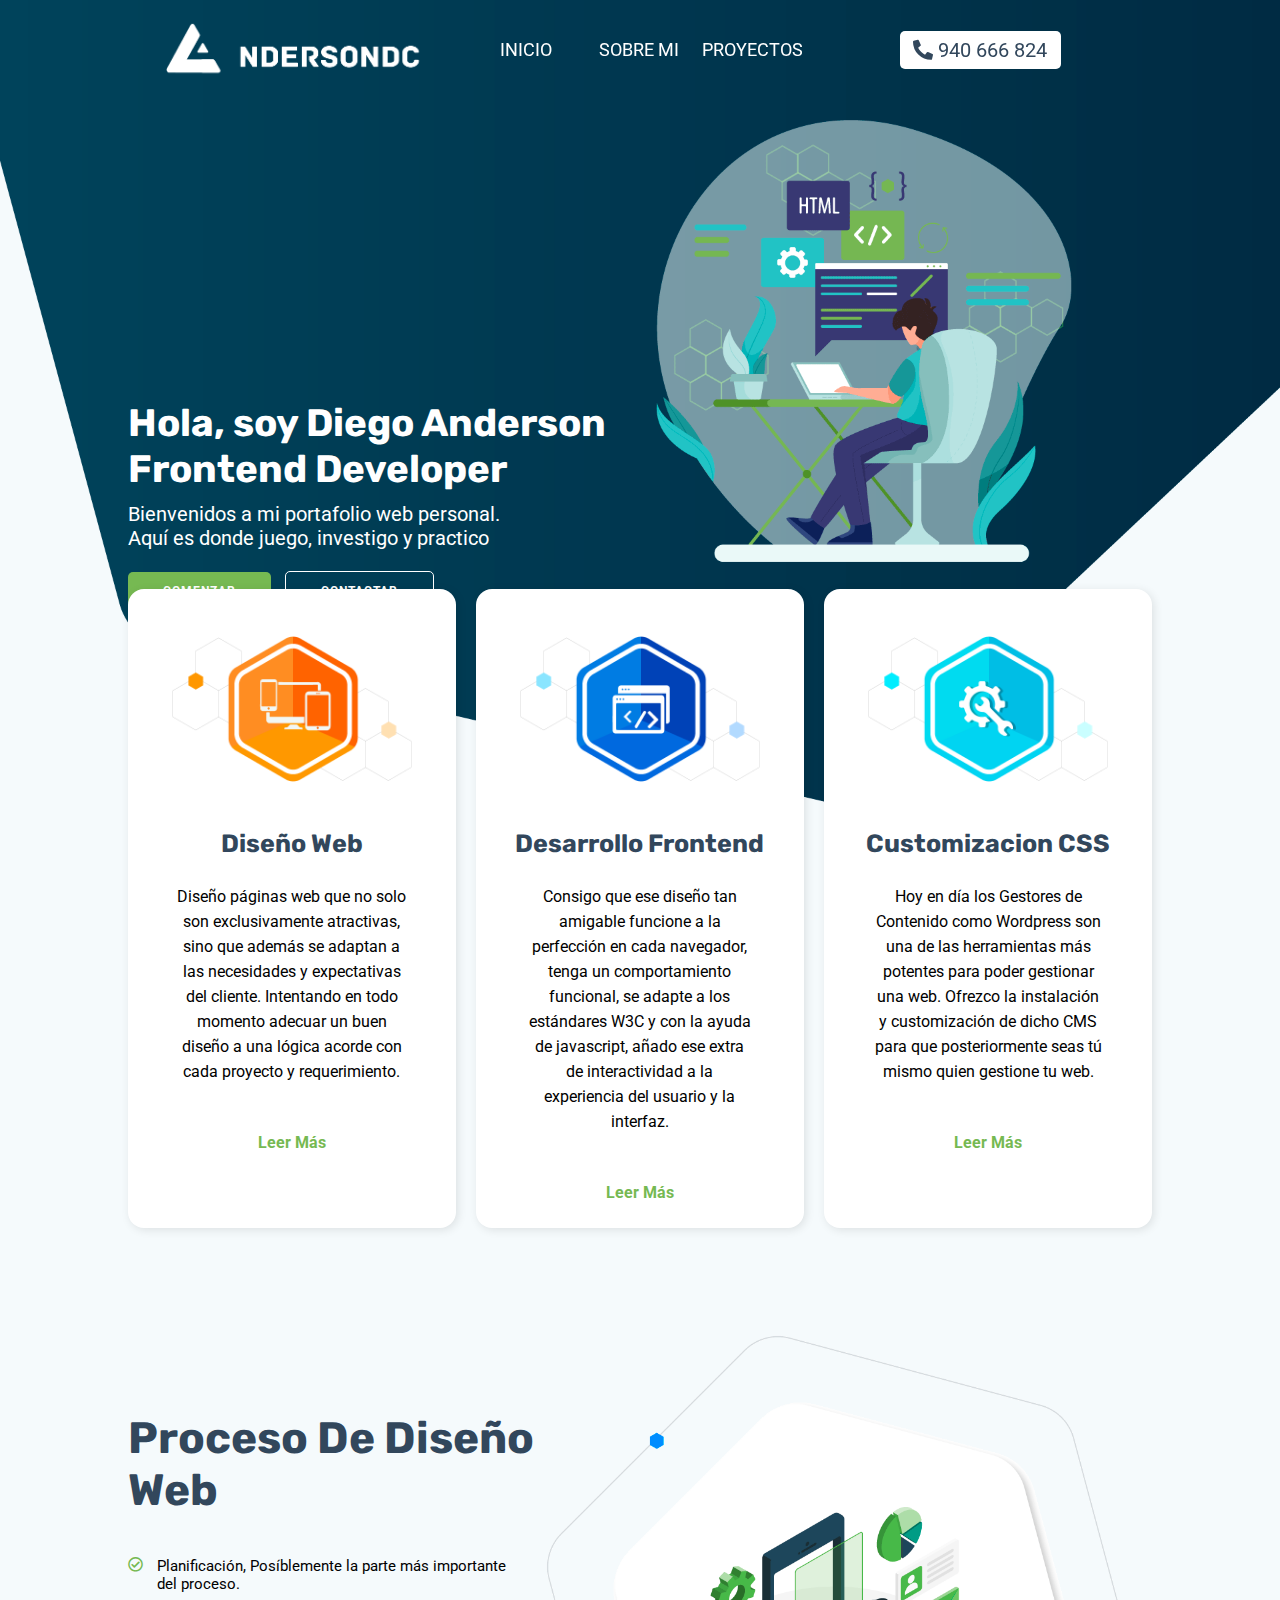
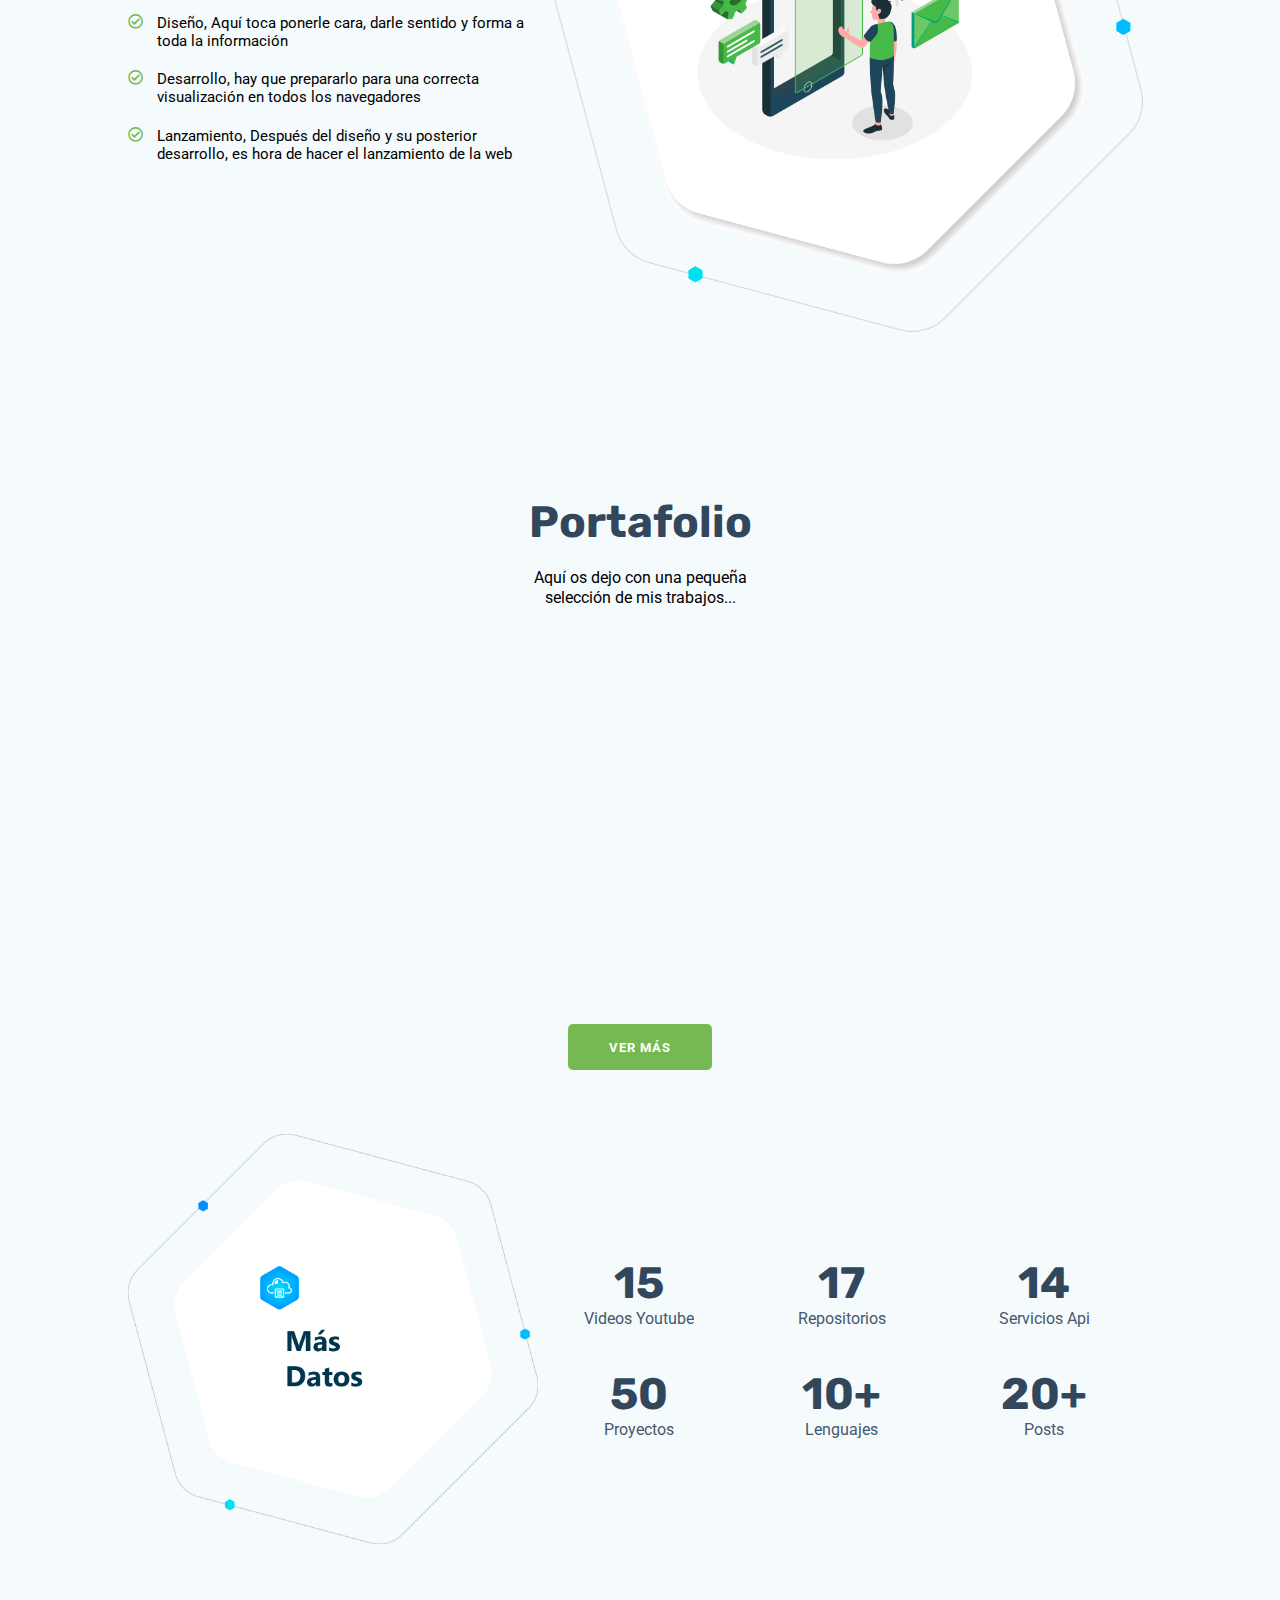
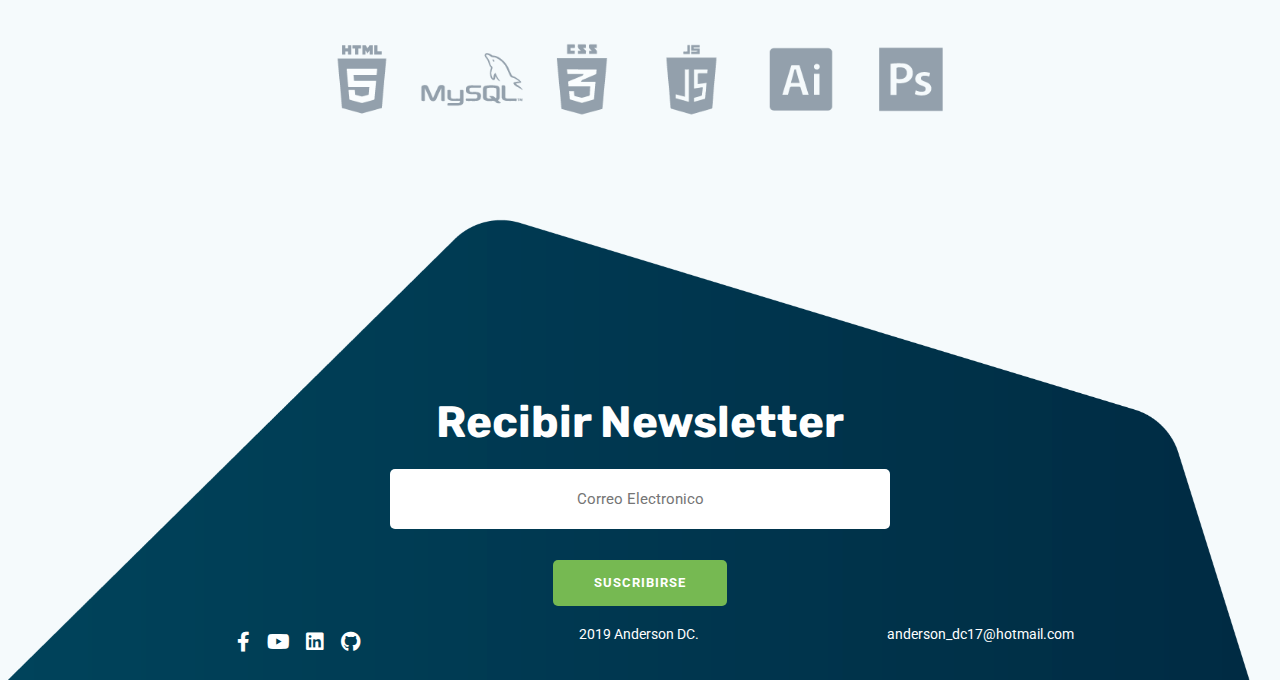
<file: index.html>
<!DOCTYPE html>
<html lang="es">

<head>
    <meta charset="UTF-8">
    <meta name="viewport" content="width=device-width, initial-scale=1.0">
    <meta http-equiv="X-UA-Compatible" content="ie=edge">
    <title>Anderson DC | Home</title>
    <link rel="shortcut icon" href="img/icono.png" type="image/x-icon">
    <meta name="description" content="Portafolio de Diego Anderson Cabrera o Anderson DC, portafolio de un programador">
    <meta name="keywords" content="anderson,anderson dc,diego anderson cabrera,portafolio web">
    <meta name="p:domain_verify" content="a7c5da4522bfd5c705d13b40915886bf" />
    <meta name="google-site-verification" content="etNXxeR227kU8XqjvRciYOCEIBMYCxjKcVY_OztiGlo" />
    <link rel="canonical" href="https://andersondcweb.com/">
    <link rel="stylesheet" href="icons/css/all.min.css" async>
    <link rel="stylesheet" href="css/animate.min.css">
    <link rel="stylesheet" href="css/estilos.css">
    <link href="https://fonts.googleapis.com/css?family=Roboto:300|Rubik:700&display=swap" rel="stylesheet" async>


    <!-- Facebook Pixel Code -->
    <script>
        !function (f, b, e, v, n, t, s) {
            if (f.fbq) return; n = f.fbq = function () {
                n.callMethod ?
                n.callMethod.apply(n, arguments) : n.queue.push(arguments)
            };
            if (!f._fbq) f._fbq = n; n.push = n; n.loaded = !0; n.version = '2.0';
            n.queue = []; t = b.createElement(e); t.async = !0;
            t.src = v; s = b.getElementsByTagName(e)[0];
            s.parentNode.insertBefore(t, s)
        }(window, document, 'script',
            'https://connect.facebook.net/en_US/fbevents.js');
        fbq('init', '817655255422763');
        fbq('track', 'PageView');
    </script>
    <noscript><img height="1" width="1" style="display:none"
            src="https://www.facebook.com/tr?id=817655255422763&ev=PageView&noscript=1" /></noscript>
    <!-- End Facebook Pixel Code -->


</head>

<body class="body-home">

    <nav>

        <div class="ancho">
            <div class="caja-menu">
                <a href="index.html"><img src="img/logoblanco.png" alt=""></a>
                <i class="fas fa-bars icono-menu"></i>
            </div>

            <div class="caja-menu caja-menu-lista">
                <ul>
                    <li><a href="index.html">Inicio</a></li>
                    <li><a href="">Sobre Mi</a></li>
                    <li id="li-proyectos"><a>Proyectos</a></li>
                </ul>
            </div>

            <div class="caja-menu caja-menu-numero">
                <a class="telefono" href=""> <i class="fas fa-phone-alt"></i> 940 666 824</a>
            </div>

        </div>
    </nav>


    <div class="section-home">
        <img src="img/portada.png" alt="">

        <div class="mensaje-portada">
            <div class="ancho">
                <h2 class="wow fadeIn">Hola, soy Diego Anderson <br>
                    Frontend Developer</h2>
                <p>Bienvenidos a mi portafolio web personal. <br>
                    Aquí es donde juego, investigo y practico</p>
                <a class="wow fadeInUp" href="">Comenzar</a>
                <a href="contacto.html" class="btn-contactar wow fadeInUp">Contactar</a>
            </div>
        </div>


    </div>


    <div class="contenedor-cajas">
        <div class="ancho">
            <div class="section-cajas">
                <div class="caja-concepto">
                    <img src="img/iconouno.png" alt="">
                    <h2>Diseño Web</h2>
                    <p>Diseño páginas web que no solo son exclusivamente atractivas, sino que además se adaptan a las
                        necesidades y expectativas del cliente. Intentando en todo momento adecuar un buen diseño a una
                        lógica acorde con cada proyecto y requerimiento.</p>
                    <a href="">Leer Más</a>
                </div>
                <div class="caja-concepto">
                    <img src="img/iconodos.png" alt="">
                    <h2>Desarrollo Frontend</h2>
                    <p>Consigo que ese diseño tan amigable funcione a la perfección en cada navegador, tenga un
                        comportamiento funcional, se adapte a los estándares W3C y con la ayuda de javascript, añado ese
                        extra de interactividad a la experiencia del usuario y la interfaz.</p>
                    <a href="">Leer Más</a>
                </div>
                <div class="caja-concepto">
                    <img src="img/iconotres.png" alt="">
                    <h2>Customizacion CSS</h2>
                    <p>Hoy en día los Gestores de Contenido como Wordpress son una de las herramientas más potentes para
                        poder gestionar una web. Ofrezco la instalación y customización de dicho CMS para que
                        posteriormente seas tú mismo quien gestione tu web.</p>
                    <a href="">Leer Más</a>
                </div>
            </div>
        </div>
    </div>


    <div class="proceso">
        <div class="ancho">

            <div class="proceso-texto">
                <img class="wow bounce" src="img/icono-proceso.png" alt="">
                <h2>Proceso De Diseño <br> Web</h2>
                <ul>
                    <li>
                        <i class="far fa-check-circle"></i>
                        <p>Planificación, Posíblemente la parte más importante del proceso.</p>
                    </li>

                    <li>
                        <i class="far fa-check-circle"></i>
                        <p>Diseño, Aquí toca ponerle cara, darle sentido y forma a toda la información</p>
                    </li>

                    <li>
                        <i class="far fa-check-circle"></i>
                        <p>Desarrollo, hay que prepararlo para una correcta visualización en todos los navegadores</p>
                    </li>

                    <li>
                        <i class="far fa-check-circle"></i>
                        <p>Lanzamiento, Después del diseño y su posterior desarrollo, es hora de hacer el lanzamiento de
                            la web</p>
                    </li>

                </ul>
                <h3 class="wow fadeIn">Cuatro Fases Que Considero Imprescindibles Y Necesarias Para Conseguir <br> Un
                    <label>Resultado
                        Excelente.</label></h3>
            </div>

            <div class="proceso-img">
                <img src="img/proceso.png" alt="">
            </div>

        </div>

    </div>

    <div class="portafolio" id="portafolioruta" name="portafolioruta">
        <img class="icono-portafolio wow bounce" src="img/icono-portafolio.png" alt="">
        <div class="ancho">
            <h2>Portafolio</h2>
            <p>Aquí os dejo con una pequeña <br> selección de mis trabajos...</p>
            <div class="contenedor-portafolio">
                <div class="caja-portafolio wow zoomIn" data-wow-delay="400ms">
                    <a target="_blank" rel="noopener" href="proyectos/CineUniverse/inicio.html"><img
                            src="img/proyectouno.jpg" alt=""></a>
                </div>
                <div class="caja-portafolio wow zoomIn" data-wow-delay="800ms">
                    <a target="_blank" rel="noopener" href="proyectos/AsistePeru/index.html"><img
                            src="img/proyectodos.jpg" alt=""></a>
                </div>
                <div class="caja-portafolio wow zoomIn" data-wow-delay="1200ms">
                    <a target="_blank" rel="noopener" href="proyectos/WebMusic/inicio.html"><img
                            src="img/proyectotres.jpg" alt=""></a>
                </div>
            </div>
            <a class="btn" href="">Ver Más</a>
        </div>

    </div>

    <div class="datos-home">


        <div class="ancho">
            <div class="datos-home-img">
                <img src="img/figura.png" alt="">

            </div>
            <div class="contenedor-datos">
                <div class="caja-datos">
                    <h3>15</h3>
                    <p>Videos Youtube</p>
                </div>

                <div class="caja-datos">
                    <h3>17</h3>
                    <p>Repositorios</p>
                </div>

                <div class="caja-datos">
                    <h3>14</h3>
                    <p>Servicios Api</p>
                </div>


                <div class="caja-datos">
                    <h3>50</h3>
                    <p>Proyectos</p>
                </div>


                <div class="caja-datos">
                    <h3>10+</h3>
                    <p>Lenguajes</p>
                </div>


                <div class="caja-datos">
                    <h3>20+</h3>
                    <p>Posts</p>
                </div>

            </div>
        </div>
    </div>



    <div class="logos">
        <div class="ancho">
            <div class="contenedor-logos">
                <img src="img/logohtml.png" alt="">
                <img src="img/logomysql.png" alt="">
                <img src="img/logocss.png" alt="">
                <img src="img/logojs.png" alt="">
                <img src="img/logoai.png" alt="">
                <img src="img/logops.png" alt="">
            </div>
        </div>
    </div>

    <footer>
        <img src="img/footer.png" alt="">
        <div class="contenedor-footer">
            <div class="ancho">
                <div class="datos-footer">
                    <img class="icono-footer wow bounce" src="img/icono-contacto.png" alt="">
                    <h2>Recibir Newsletter</h2>

                    <form action="enviar.php" method="POST">

                        <div class="div-input">
                            <input type="email" name="correo" placeholder="Correo Electronico" required
                                aria-label="email">
                        </div>
                        <button type="submit" class="btn">Suscribirse</button>
                    </form>

                </div>


            </div>
        </div>


        <div class="ancho">
            <div class="footer-creditos">

                <div>
                    <a target="_blank" rel="noopener" href="https://www.facebook.com/andersondc17"><i
                            class="fab fa-facebook-f"></i></a>
                    <a target="_blank" rel="noopener" href="https://www.youtube.com/channel/UCsPT72jUG3fmpnJQvF5Q0XA"><i
                            class="fab fa-youtube"></i></a>
                    <a target="_blank" rel="noopener"
                        href="https://www.linkedin.com/in/diego-anderson-cabrera-prince-594804105/"><i
                            class="fab fa-linkedin"></i></a>
                    <a target="_blank" rel="noopener" href="https://github.com/andersondc17"><i
                            class="fab fa-github"></i></a>
                </div>
                <div>
                    <p>2019 Anderson DC.</p>
                </div>
                <div>
                    <p>anderson_dc17@hotmail.com</p>
                </div>


            </div>
        </div>

    </footer>

    <script src="js/jquery-3.4.1.min.js"></script>
    <script src="js/codigo.js"></script>

    <script src="js/wow.min.js"></script>
    <script>
        new WOW().init();
    </script>

</body>

</html>
</file>
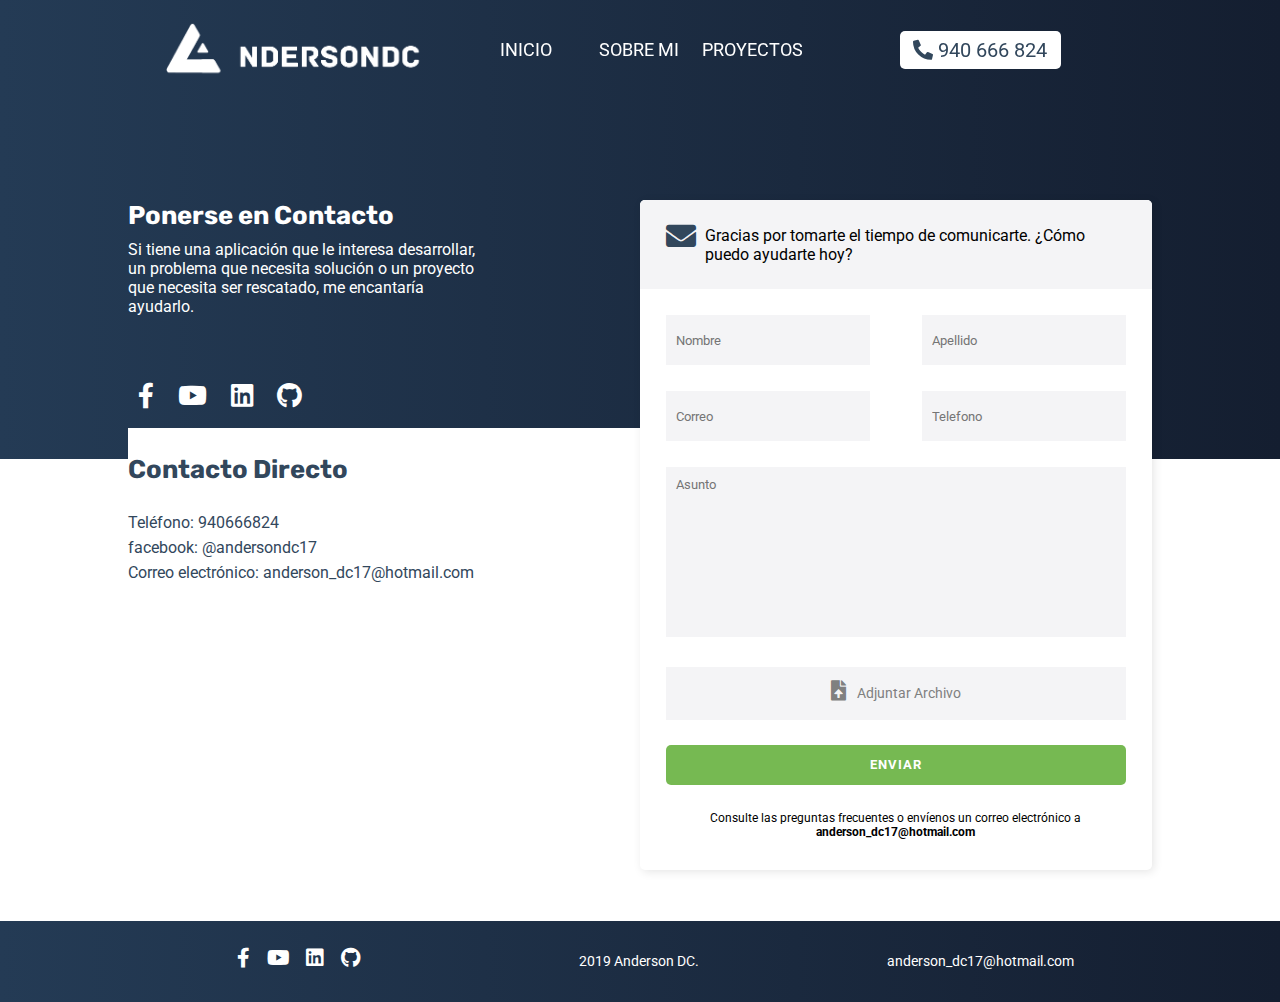
<file: contacto.html>
<!DOCTYPE html>
<html lang="en">

<head>
    <meta charset="UTF-8">
    <meta name="viewport" content="width=device-width, initial-scale=1.0">
    <title>Anderson DC | Contacto</title>
    <link rel="shortcut icon" href="img/icono.png" type="image/x-icon">
    <link rel="canonical" href="https://andersondcweb.com/contacto.html">
    <link rel="stylesheet" href="icons/css/all.min.css" async>
    <link rel="stylesheet" href="css/animate.min.css">
    <link rel="stylesheet" href="css/estilos.css">
    <link href="https://fonts.googleapis.com/css?family=Roboto:300|Rubik:700&display=swap" rel="stylesheet" async>

    <!-- Facebook Pixel Code -->
    <script>
        !function (f, b, e, v, n, t, s) {
            if (f.fbq) return; n = f.fbq = function () {
                n.callMethod ?
                n.callMethod.apply(n, arguments) : n.queue.push(arguments)
            };
            if (!f._fbq) f._fbq = n; n.push = n; n.loaded = !0; n.version = '2.0';
            n.queue = []; t = b.createElement(e); t.async = !0;
            t.src = v; s = b.getElementsByTagName(e)[0];
            s.parentNode.insertBefore(t, s)
        }(window, document, 'script',
            'https://connect.facebook.net/en_US/fbevents.js');
        fbq('init', '817655255422763');
        fbq('track', 'PageView');
    </script>
    <noscript><img height="1" width="1" style="display:none"
            src="https://www.facebook.com/tr?id=817655255422763&ev=PageView&noscript=1" /></noscript>
    <!-- End Facebook Pixel Code -->

</head>

<body>



    <nav>

        <div class="ancho">
            <div class="caja-menu">
                <a href="index.html"><img src="img/logoblanco.png" alt=""></a>
                <i class="fas fa-bars icono-menu"></i>
            </div>

            <div class="caja-menu caja-menu-lista">
                <ul>
                    <li><a href="index.html">Inicio</a></li>
                    <li><a href="">Sobre Mi</a></li>
                    <li id="li-proyectos"><a href="index.html#portafolioruta">Proyectos</a></li>
                </ul>
            </div>

            <div class="caja-menu caja-menu-numero">
                <a class="telefono" href=""> <i class="fas fa-phone-alt"></i> 940 666 824</a>
            </div>

        </div>
    </nav>

    <div class="fondo-contacto"></div>

    <div class="section-contacto">
        <div class="caja-contacto">
            <div class="ancho">
                <div class="mensaje-portada-contacto">
                    <h2 class="wow fadeIn">Ponerse en Contacto</h2>
                    <p>Si tiene una aplicación que le interesa desarrollar, un problema que necesita solución o un
                        proyecto que necesita ser rescatado, me encantaría ayudarlo.</p>

                    <div class="redes-contacto">
                        <a target="_blank" rel="noopener" href="https://www.facebook.com/andersondc17"><i
                                class="fab fa-facebook-f"></i></a>
                        <a target="_blank" rel="noopener"
                            href="https://www.youtube.com/channel/UCsPT72jUG3fmpnJQvF5Q0XA"><i
                                class="fab fa-youtube"></i></a>
                        <a target="_blank" rel="noopener"
                            href="https://www.linkedin.com/in/diego-anderson-cabrera-prince-594804105/"><i
                                class="fab fa-linkedin"></i></a>
                        <a target="_blank" rel="noopener" href="https://github.com/andersondc17"><i
                                class="fab fa-github"></i></a>
                    </div>


                    <div class="datos-contacto">
                        <h2>Contacto Directo</h2>
                        <ul>
                            <li>Teléfono: 940666824</li>
                            <li>facebook: @andersondc17</li>
                            <li>Correo electrónico: anderson_dc17@hotmail.com</li>
                        </ul>
                    </div>


                </div>

                <div class="caja-formulario">
                    <div class="caja-mensaje-contacto">

                        <p><i class="fas fa-envelope"></i> Gracias por tomarte el tiempo de comunicarte. ¿Cómo puedo
                            ayudarte hoy?</p>



                    </div>



                    <form action="datos.php" method="POST">
                        <input type="text" placeholder="Nombre" name="nombre">
                        <input type="text" placeholder="Apellido" name="apellido">
                        <input type="text" placeholder="Correo" name="correo">
                        <input type="text" placeholder="Telefono" name="telefono">
                        <textarea name="" id="" cols="30" rows="10" placeholder="Asunto" name="asunto"></textarea>

                        <div class="contenedor-file">
                            <div class="caja-file">
                                <p> <i class="fas fa-file-upload"></i> Adjuntar Archivo</p>
                            </div>
                            <input type="file" placeholder="Telefono" class="input-file" name="file">
                        </div>

                        <button class="btn btn-enviar">Enviar</button>
                    </form>
                    <p class="p-consultar">Consulte las preguntas frecuentes o envíenos un correo electrónico a
                        <strong>anderson_dc17@hotmail.com</strong></p>
                </div>



            </div>

        </div>


    </div>






    <footer class="footer-contacto">

        <div class="ancho">
            <div class="footer-creditos">

                <div>
                    <a target="_blank" rel="noopener" href="https://www.facebook.com/andersondc17"><i
                            class="fab fa-facebook-f"></i></a>
                    <a target="_blank" rel="noopener" href="https://www.youtube.com/channel/UCsPT72jUG3fmpnJQvF5Q0XA"><i
                            class="fab fa-youtube"></i></a>
                    <a target="_blank" rel="noopener"
                        href="https://www.linkedin.com/in/diego-anderson-cabrera-prince-594804105/"><i
                            class="fab fa-linkedin"></i></a>
                    <a target="_blank" rel="noopener" href="https://github.com/andersondc17"><i
                            class="fab fa-github"></i></a>
                </div>
                <div>
                    <p>2019 Anderson DC.</p>
                </div>
                <div>
                    <p>anderson_dc17@hotmail.com</p>
                </div>


            </div>
        </div>

    </footer>

    <script src="js/jquery-3.4.1.min.js"></script>
    <script src="js/codigo.js"></script>
</body>

</html>
</file>
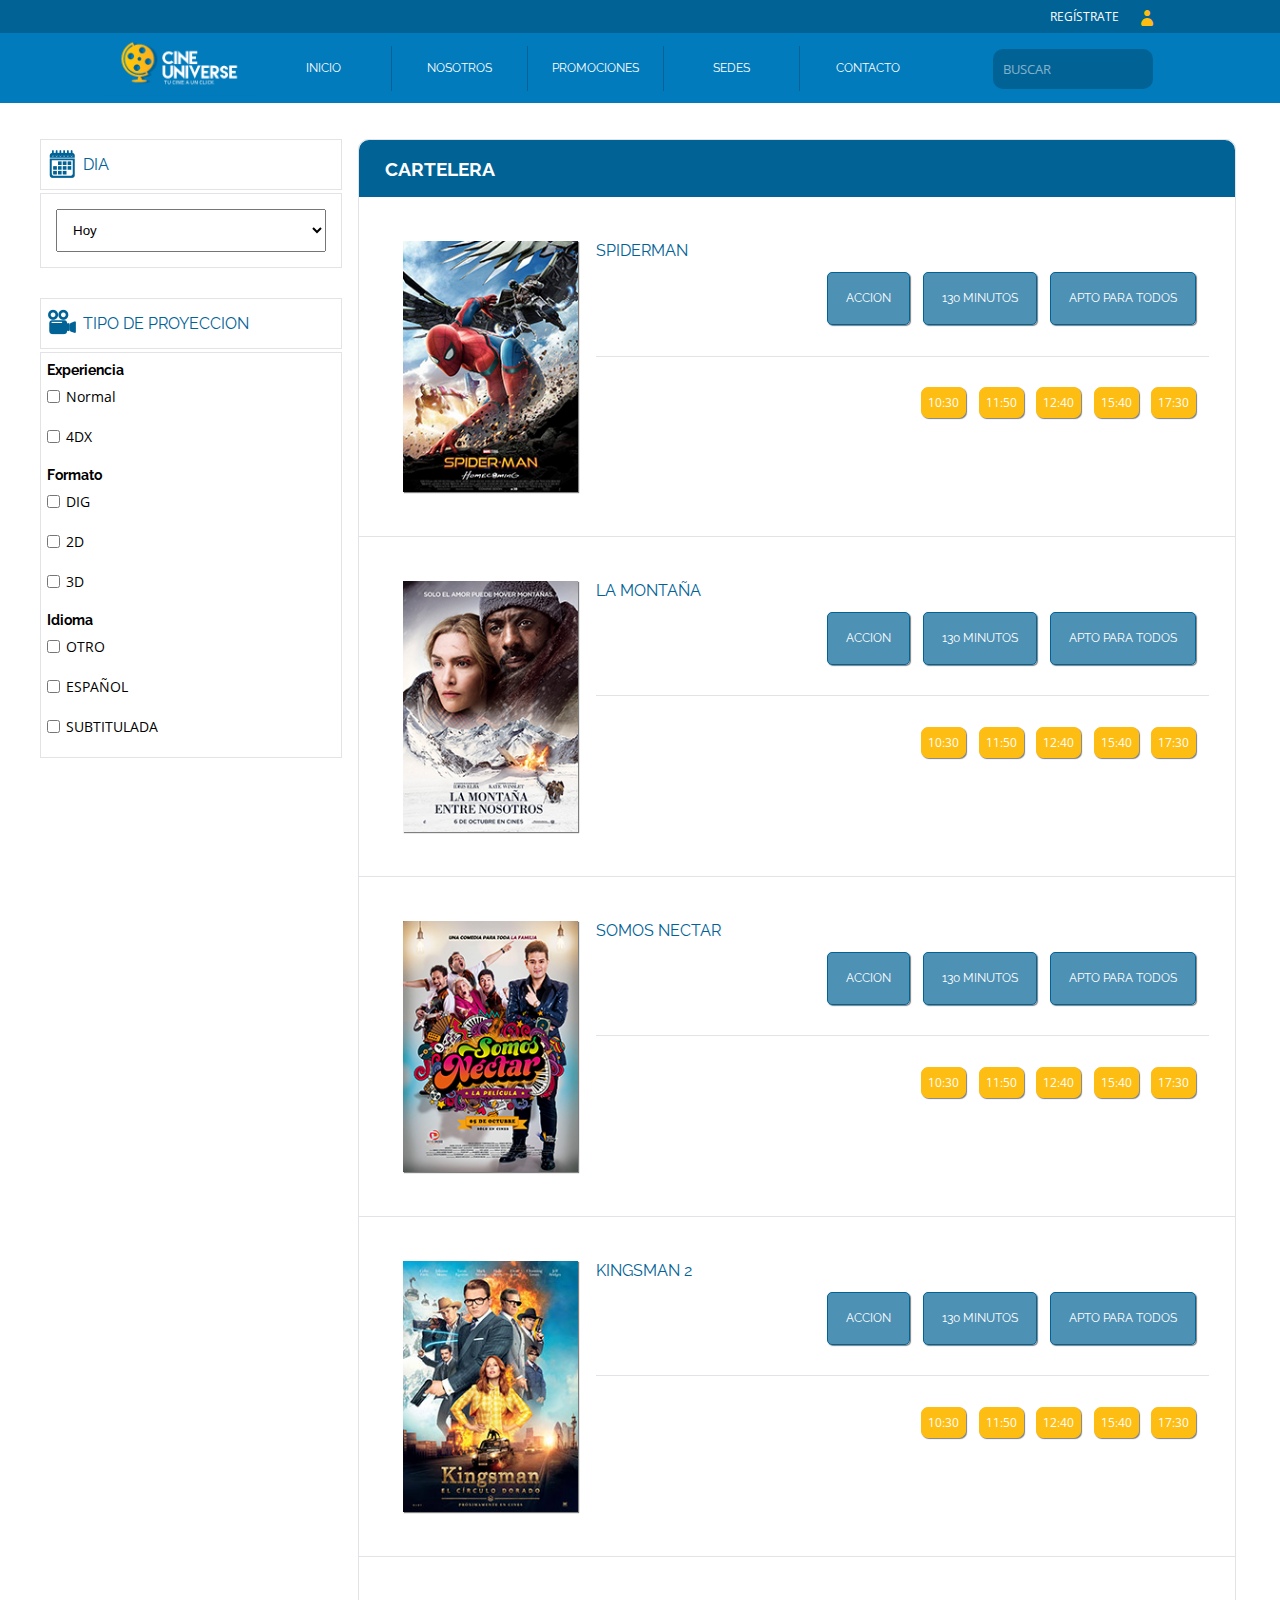
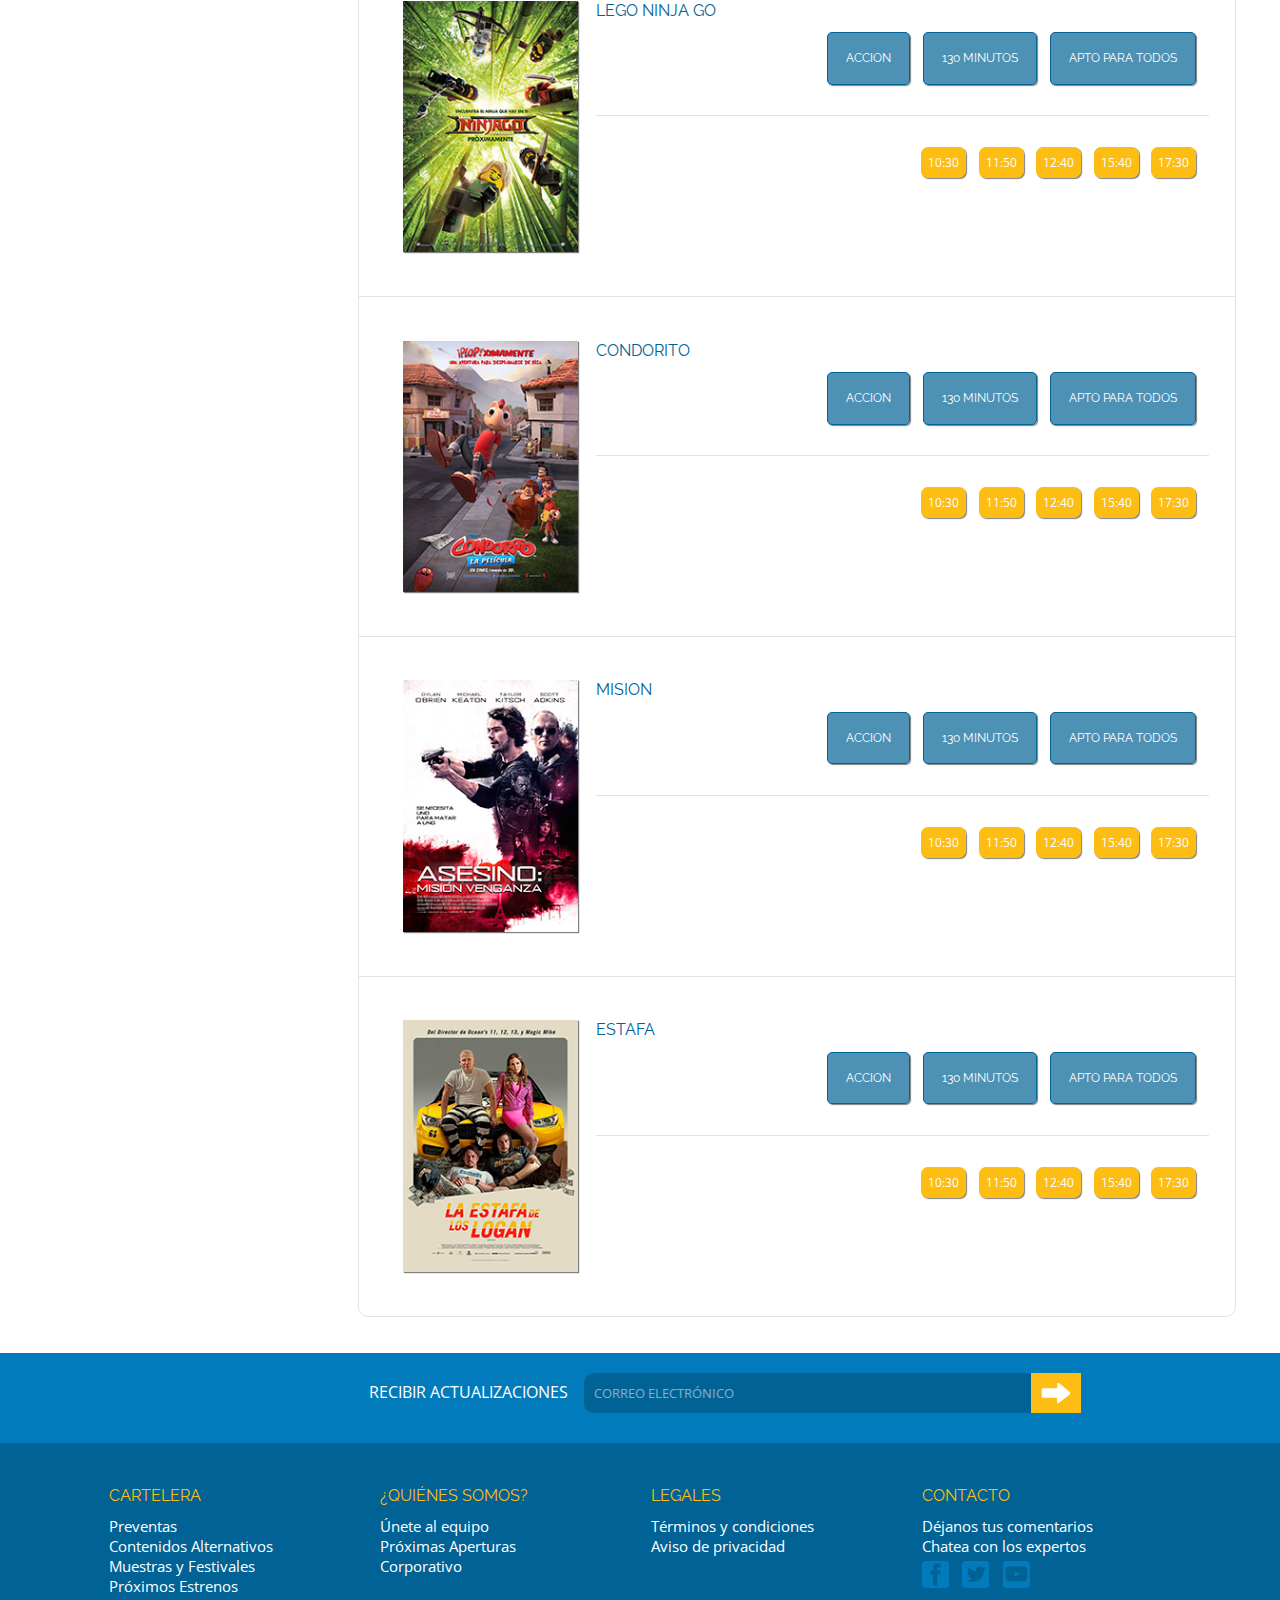
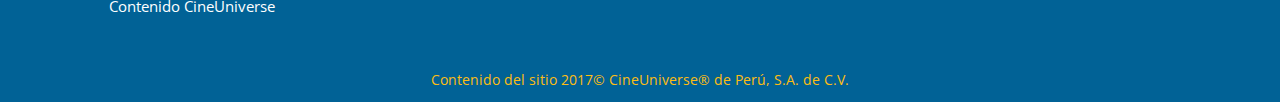
<file: proyectos/CineUniverse/cartelera.html>
<!doctype html>
<html>
<head>
<meta charset="utf-8">
<title>Cine Universe</title>
<link rel="stylesheet" href="css/estilos.css">
<link rel="stylesheet" href="css/style.css">
<link href="https://fonts.googleapis.com/css?family=Open+Sans:300" rel="stylesheet">
<link href="https://fonts.googleapis.com/css?family=Raleway:700" rel="stylesheet">
<script src="js/jquery-3.2.1.js"></script>
<script src="js/jquery.cycle.all.js"></script>
<script src="js/codigo.js"></script>
<script src="js/menu_fijo.js"></script>
</head>

<body>

<div id="ventana">
<div id="centrar_ventana_sesion">
	<div id="contenedor_iniciar">
		<div id="linea_iniciar">
		<div id="cerrar"><img src="img/cerrar.png" alt=""></div>
			<h2>CREAR UNA CUENTA</h2>
		</div>
		
		<div id="contenedor_iniciar_sesion">
		<div id="crear_cuenta">
		
		<div id="linea_cuenta">
		<div class="contenedor_input_sesion">
			<p class="n_formulario">Nombres</p>
			<input  class="c_formulario"  id="ipt_nombre" type="text" placeholder="Nombre Completo">
			<p class="letra_error1" id="nombre_input"></p><b class="triangulo" id="triangulo1">&#x25BC;</b>
        </div>
			
		<div class="contenedor_input_sesion">	
			<p class="n_formulario">Apellidos</p>
			<input class="c_formulario" id="ipt_apellido" type="text" placeholder="Apellido Completo">
			<p class="letra_error1" id="apellido_input"></p><b class="triangulo" id="triangulo2">&#x25BC;</b>
		</div>	
		
		<div class="contenedor_input_sesion">			
			<p class="n_formulario">Correo electrónico</p>
			<input class="c_formulario" id="ipt_correo" type="text" placeholder="Correo">
			<p class="letra_error1" id="correo_input">Correo Incorrecto</p><b class="triangulo" id="triangulo3">&#x25BC;</b>
		</div>	
			
		
		<div class="contenedor_input_sesion">
			<p class="n_formulario">Teléfono</p>
			<input class="c_formulario" id="ipt_telefono" type="text" placeholder="Teléfono">
			<p class="letra_error1" id="telefono_input">Telefono Incorrecto</p><b class="triangulo" id="triangulo4">&#x25BC;</b>
		</div>
		
		<div class="contenedor_input_sesion">	
			<p class="n_formulario">Contraseña</p>
			<input class="c_formulario" id="ipt_contrasena" type="text" placeholder="Contraseña">
            <p class="letra_error1" id="contrasena_input">Contraseña Incorrecta</p><b class="triangulo" id="triangulo5">&#x25BC;</b>
        </div> 
			
			<div id="aceptar_politica">
			<input id="check" type="checkbox">
			<p id="politica">He leído y acepto los Términos y Condiciones así como las Políticas de Privacidad de CineUniverse.</p>
			<input id="boton_cuenta" type="button" value="CREAR CUENTA">
			</div>
		</div>
		</div>
		<div class="ingresar_cuenta">
			<div class="informacion">
				<p>Con tu cuenta puedes:</p>
				<li>Guardar tus películas favoritas</li>
				<li>Acelerar la compra.</li>
				<li>Recibir ofertas especiales.</li>
				<input id="boton_creado" type="button" value="YA TENGO CUENTA">
			</div>
			
		</div>
		</div>
		
		
		<div id="contenedor_cuenta_creada">
		
		<div id="caja_iniciar">
		<div id="linea_cuenta2">
		<p class="n_formulario">Correo electrónico</p><input class="c_formulario2" id="correo_ingresar" type="text">
		<p class="letra_error" id="correo_error"></p>
		<p class="n_formulario">Contraseña</p><input  class="c_formulario2" id="contrasena_ingresar" type="text">
		<p class="letra_error" id="contrasena_error"></p>
		<input id="btn_entrar" type="button" value="ENTRAR">
		</div>
		</div>
		<div class="ingresar_cuenta">
	       <div class="informacion">
		        <p>Con tu cuenta puedes:</p>
				<li>Guardar tus películas favoritas</li>
				<li>Acelerar la compra.</li>
				<li>Recibir ofertas especiales.</li>
		<input id="btn_crear" type="button" value="CREAR CUENTA">	
		</div>
		</div>
		
		</div>
		
		
	</div>
</div>
</div>

<div id="linea_sesion">
<div id="contenedor_sesion">	
    <span class="icon-user">
    </span>
	<p id="iniciar">REGÍSTRATE</p>
	
</div>
</div>

<nav>

<div id="contenedor_nav">
	<div id="contenedor_logo">
		<a href="inicio.html"><img src="img/logo.png" alt=""></a>
	</div>
	
	<div id="menu_movil2"><img src="img/menu_movil-01.png" alt=""></div>	
	<div id="menu_movil"><img src="img/menu_movil-01.png" alt=""></div>
	
	<div id="contenedor_menu">
		<a class="menu_borde" href="inicio.html"><p>INICIO</p></a>
		<a class="menu_borde" href="inicio.html"><p>NOSOTROS</p></a>
		<a class="menu_borde1" id="btn_promociones" href="#"><p>PROMOCIONES</p></a>
		<div id="sub_menu1">
			<a class="submenu" href="cartelera.html">COMPRAR</a>
			<a class="submenu" href="preventa.html">PREVENTA</a>
		</div>
		<a class="menu_borde2" id="btn_sedes" href="#"><p>SEDES</p></a>
		<div id="sub_menu">
			<a class="submenu" href="lima.html">LIMA</a>
			<a class="submenu" href="provincia.html">PROVINCIA</a>
		</div>
		<a class="menu_borde" id="ocultar_linea_menu" href="contacto.html"><p>CONTACTO</p></a>
	</div>
	
	<div id="contenedor_buscador">
	<input type="text" placeholder="BUSCAR">	
	</div>
</div>	
	
</nav>


<div id="fondo_menu_movil">
<div id="nav_movil">
	<ul>
		<li><a href="inicio.html">INICIO</a></li>
		<li><a href="inicio.html">NOSOTROS</a></li>
		<li><a href="cartelera.html">PROMOCIONES</a></li>
		<li><a href="lima.html">SEDES</a></li>
		<li><a href="contacto.html">CONTACTO</a></li>
	</ul>
</div>
</div>

<header id="header_inicio">
    
	
	
</header>


<section id="centrar_section_cartelera">
   
   <div id="contenedor_cartelera">
   	
   	<aside id="aside_cartelera">
   		
   		<div class="titulo_aside">
   		 <div class="img_aside"><img src="img/calendario.png" alt=""></div> 
   			<p>DIA</p>
   			
   		</div>
   		
   		<div class="contenido_aside">
   			
   			<select name="" id="dia_aside">
   				
   				<option value="">Hoy</option>
   				<option value="">Martes</option>
   				<option value="">Miercoles</option>
   				<option value="">Jueves</option>

   			</select>
   			
   		</div>
   		
   		
   		<div class="titulo_aside">
   		 <div class="img_aside"><img src="img/proyector.png" alt=""></div> 
   			<p>TIPO DE PROYECCION</p>
   			
   		</div>
   		
   		
   		
   		<div class="contenido_aside">
   			<h3 class="titular_btn">Experiencia</h3>
   			<input type="checkbox" class="btn_experiencia"> <p class="letra_experiencia">Normal</p>
   			<input type="checkbox" class="btn_experiencia"> <p class="letra_experiencia">4DX</p>
   			<h3 class="titular_btn">Formato</h3> 
   			<input type="checkbox" class="btn_experiencia"> <p class="letra_experiencia">DIG</p>
   			<input type="checkbox" class="btn_experiencia"> <p class="letra_experiencia">2D</p>
   			<input type="checkbox" class="btn_experiencia"> <p class="letra_experiencia">3D</p>
   			<h3 class="titular_btn">Idioma</h3>
   			<input type="checkbox" class="btn_experiencia"> <p class="letra_experiencia">OTRO</p>
   			<input type="checkbox" class="btn_experiencia"> <p class="letra_experiencia">ESPAÑOL</p>
   			<input type="checkbox" class="btn_experiencia"> <p class="letra_experiencia">SUBTITULADA</p>
   		</div>
   		
   		
   	</aside>
   	
   	
   	
   	
   	<div id="peliculas_cartelera">
   	<div id="fondo_h3">
   		<h3>CARTELERA</h3>
   	</div>	
   		<article class="pelicula_cartelera">
   			
   			<div class="portada_cartelera"><img src="img/1.jpg" alt=""></div>
   			<div class="titular_cartelera">
   			
   			<p class="titulo_cartelera">SPIDERMAN</p>
   			
   			<li class="detalle_cartelera">APTO PARA TODOS</li>
   			<li class="detalle_cartelera">130 MINUTOS</li>
   			<li class="detalle_cartelera">ACCION</li>
   			
   			</div>
   			<div class="horario_cartelera">
   				
   				<a href="comprar/comprar1.html">17:30</a>
   				<a href="comprar/comprar1.html">15:40</a>
   				<a href="comprar/comprar1.html">12:40</a>
   				<a href="comprar/comprar1.html">11:50</a>
   				<a href="comprar/comprar1.html">10:30</a>
		
   			</div>
   			
   		</article>
   		
   		<article class="pelicula_cartelera">
   			
   			<div class="portada_cartelera"><img src="img/2.jpg" alt=""></div>
   			<div class="titular_cartelera">
   			<p class="titulo_cartelera">LA MONTAÑA</p>
   			
   			
   			<li class="detalle_cartelera">APTO PARA TODOS</li>
   			<li class="detalle_cartelera">130 MINUTOS</li>
   			<li class="detalle_cartelera">ACCION</li>
   			
   			</div>
   			
   			<div class="horario_cartelera">
   				
   				<a href="comprar/comprar1.html">17:30</a>
   				<a href="comprar/comprar1.html">15:40</a>
   				<a href="comprar/comprar1.html">12:40</a>
   				<a href="comprar/comprar1.html">11:50</a>
   				<a href="comprar/comprar1.html">10:30</a>
		
   			</div>
   		</article>
   		
   		<article class="pelicula_cartelera">
   			
   			<div class="portada_cartelera"><img src="img/3.jpg" alt=""></div>
   			<div class="titular_cartelera">
   			
   			<p class="titulo_cartelera">SOMOS NECTAR</p>
   			
   			<li class="detalle_cartelera">APTO PARA TODOS</li>
   			<li class="detalle_cartelera">130 MINUTOS</li>
   			<li class="detalle_cartelera">ACCION</li>
   			
   			</div>
   			
   			<div class="horario_cartelera">
   				
   				<a href="comprar/comprar1.html">17:30</a>
   				<a href="comprar/comprar1.html">15:40</a>
   				<a href="comprar/comprar1.html">12:40</a>
   				<a href="comprar/comprar1.html">11:50</a>
   				<a href="comprar/comprar1.html">10:30</a>
		
   			</div>
   			
   		</article>
   		
   		
   		<article class="pelicula_cartelera">
   			
   			<div class="portada_cartelera"><img src="img/4.jpg" alt=""></div>
   			<div class="titular_cartelera">
   			
   			<p class="titulo_cartelera">KINGSMAN 2</p>
   			
   			<li class="detalle_cartelera">APTO PARA TODOS</li>
   			<li class="detalle_cartelera">130 MINUTOS</li>
   			<li class="detalle_cartelera">ACCION</li>
   			
   			</div>
   			
   			<div class="horario_cartelera">
   				
   				<a href="comprar/comprar1.html">17:30</a>
   				<a href="comprar/comprar1.html">15:40</a>
   				<a href="comprar/comprar1.html">12:40</a>
   				<a href="comprar/comprar1.html">11:50</a>
   				<a href="comprar/comprar1.html">10:30</a>
		
   			</div>
   			
   		</article>
   		
   		<article class="pelicula_cartelera">
   			
   			<div class="portada_cartelera"><img src="img/5.jpg" alt=""></div>
   			
   			<div class="titular_cartelera">
   			
   			<p class="titulo_cartelera">LEGO NINJA GO</p>
   			
   			<li class="detalle_cartelera">APTO PARA TODOS</li>
   			<li class="detalle_cartelera">130 MINUTOS</li>
   			<li class="detalle_cartelera">ACCION</li>
   			
   			</div>
   			
   			<div class="horario_cartelera">
   				
   				<a href="comprar/comprar1.html">17:30</a>
   				<a href="comprar/comprar1.html">15:40</a>
   				<a href="comprar/comprar1.html">12:40</a>
   				<a href="comprar/comprar1.html">11:50</a>
   				<a href="comprar/comprar1.html">10:30</a>
		
   			</div>
   			
   		</article>
   		
   		
   		<article class="pelicula_cartelera">
   			
   			<div class="portada_cartelera"><img src="img/6.jpg" alt=""></div>
   			
   			<div class="titular_cartelera">
   			
   			<p class="titulo_cartelera">CONDORITO</p>
   			
   			<li class="detalle_cartelera">APTO PARA TODOS</li>
   			<li class="detalle_cartelera">130 MINUTOS</li>
   			<li class="detalle_cartelera">ACCION</li>
   			
   			</div>
   			
   			<div class="horario_cartelera">
   				
   				<a href="comprar/comprar1.html">17:30</a>
   				<a href="comprar/comprar1.html">15:40</a>
   				<a href="comprar/comprar1.html">12:40</a>
   				<a href="comprar/comprar1.html">11:50</a>
   				<a href="comprar/comprar1.html">10:30</a>
		
   			</div>
   			
   			
   		</article>
   		
   		
   		<article class="pelicula_cartelera">
   			
   			<div class="portada_cartelera"><img src="img/7.jpg" alt=""></div>
   			
   			<div class="titular_cartelera">
   			
   			<p class="titulo_cartelera">MISION</p>
   			
   			<li class="detalle_cartelera">APTO PARA TODOS</li>
   			<li class="detalle_cartelera">130 MINUTOS</li>
   			<li class="detalle_cartelera">ACCION</li>
   			
   			</div>
   			
   			<div class="horario_cartelera">
   				
   				<a href="comprar/comprar1.html">17:30</a>
   				<a href="comprar/comprar1.html">15:40</a>
   				<a href="comprar/comprar1.html">12:40</a>
   				<a href="comprar/comprar1.html">11:50</a>
   				<a href="comprar/comprar1.html">10:30</a>
		
   			</div>
   			
   		</article>
   		
   		
   		<article class="pelicula_cartelera" id="pelicula1_cartelera">
   			
   			<div class="portada_cartelera"><img src="img/8.jpg" alt=""></div>
   			
   			
   			<div class="titular_cartelera">
   			
   			<p class="titulo_cartelera">ESTAFA</p>
   			
   			<li class="detalle_cartelera">APTO PARA TODOS</li>
   			<li class="detalle_cartelera">130 MINUTOS</li>
   			<li class="detalle_cartelera">ACCION</li>
   			
   			</div>
   			
   			<div class="horario_cartelera">
   				
   				<a href="comprar/comprar1.html">17:30</a>
   				<a href="comprar/comprar1.html">15:40</a>
   				<a href="comprar/comprar1.html">12:40</a>
   				<a href="comprar/comprar1.html">11:50</a>
   				<a href="comprar/comprar1.html">10:30</a>
		
   			</div>
   			
   		</article>
   		
   		
   	</div>
   	
   	
   </div>
   
   
</section>
 


<footer>
    <div id="linea_footer">
     <div id="contenedor_linea">
       <div id="footer_derecha">
        <p id="letra_linea">RECIBIR ACTUALIZACIONES</p>
    	<input id="correo" type="text" placeholder="CORREO ELECTRÓNICO">
    	<input id="boton"  type="button" value="">
    	
    	</div>
    </div>	
    </div>
	
	<div id="contenedor_footer">
		
		<div class="pie">
		
			<li class="tema_footer">CARTELERA</li>
			<li><a href="#">Preventas</a></li>
			<li><a href="#">Contenidos Alternativos</a></li>
			<li><a href="#">Muestras y Festivales</a></li>
			<li><a href="#">Próximos Estrenos</a></li>
			<li><a href="#">Contenido CineUniverse</a></li>
			
		</div>
		<div class="pie">
			<li class="tema_footer">¿QUIÉNES SOMOS?</li>
			<li><a href="#">Únete al equipo</a></li>
			<li><a href="#">Próximas Aperturas</a></li>
			<li><a href="#">Corporativo</a></li>
			
		</div>
		<div class="pie">
			<li class="tema_footer">LEGALES</li>
			<li><a href="#">Términos y condiciones</a></li>
			<li><a href="#">Aviso de privacidad</a></li>
		</div>
		<div class="pie">
			<li class="tema_footer">CONTACTO</li>
			<li><a href="#">Déjanos tus comentarios</a></li>
			<li><a href="#">Chatea con los expertos</a></li>
			<div id="contenedor_red">
			<div class="red"><a href="https://es-la.facebook.com" target="_blank"><img src="img/facebook.png" alt="" data-op="0"></a></div>
			<div class="red"><a href="https://twitter.com/?lang=es" target="_blank"><img src="img/twitter.png" alt=""  data-op="1"></a></div>
			<div class="red"><a href="https://www.youtube.com/?hl=es-419&gl=PE" target="_blank"><img src="img/youtube.png" alt=""  data-op="2"></a></div>
			</div>
		</div>
		
	</div>
	
	<div id="linea2_footer">
		<p>Contenido del sitio 2017©  CineUniverse® de Perú, S.A. de C.V.</p>
	</div>
	
</footer>


</body>
</html>
</file>
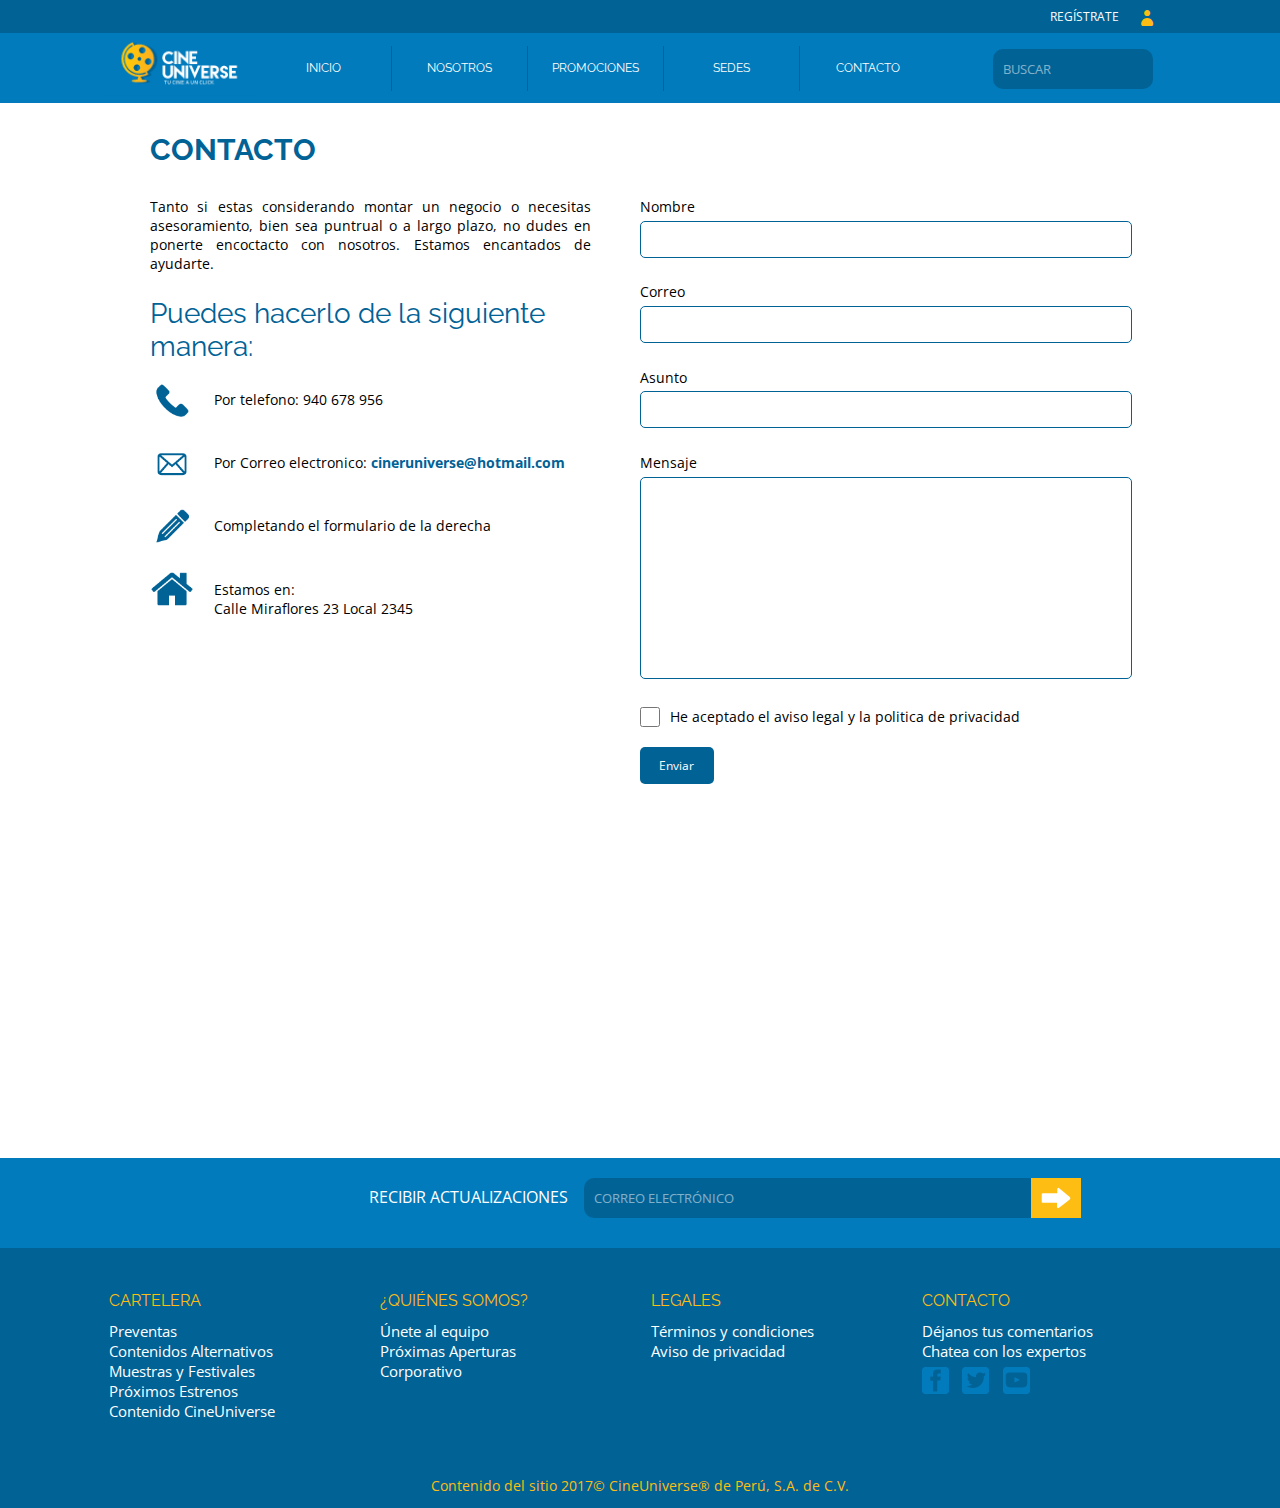
<file: proyectos/CineUniverse/contacto.html>
<!doctype html>
<html>
<head>
<meta charset="utf-8">
<title>Cine Universe</title>
<link rel="stylesheet" href="css/estilos.css">
<link rel="stylesheet" href="css/style.css">
<link href="https://fonts.googleapis.com/css?family=Open+Sans:300" rel="stylesheet">
<link href="https://fonts.googleapis.com/css?family=Raleway:700" rel="stylesheet">
<script src="js/jquery-3.2.1.js"></script>
<script src="js/jquery.cycle.all.js"></script>
<script src="js/codigo.js"></script>
<script src="js/menu_fijo.js"></script>
</head>

<body>

<div id="ventana">
<div id="centrar_ventana_sesion">
	<div id="contenedor_iniciar">
		<div id="linea_iniciar">
		<div id="cerrar"><img src="img/cerrar.png" alt=""></div>
			<h2>CREAR UNA CUENTA</h2>
		</div>
		
		<div id="contenedor_iniciar_sesion">
		<div id="crear_cuenta">
		
		<div id="linea_cuenta">
		<div class="contenedor_input_sesion">
			<p class="n_formulario">Nombres</p>
			<input  class="c_formulario"  id="ipt_nombre" type="text" placeholder="Nombre Completo">
			<p class="letra_error1" id="nombre_input"></p><b class="triangulo" id="triangulo1">&#x25BC;</b>
        </div>
			
		<div class="contenedor_input_sesion">	
			<p class="n_formulario">Apellidos</p>
			<input class="c_formulario" id="ipt_apellido" type="text" placeholder="Apellido Completo">
			<p class="letra_error1" id="apellido_input"></p><b class="triangulo" id="triangulo2">&#x25BC;</b>
		</div>	
		
		<div class="contenedor_input_sesion">			
			<p class="n_formulario">Correo electrónico</p>
			<input class="c_formulario" id="ipt_correo" type="text" placeholder="Correo">
			<p class="letra_error1" id="correo_input">Correo Incorrecto</p><b class="triangulo" id="triangulo3">&#x25BC;</b>
		</div>	
			
		
		<div class="contenedor_input_sesion">
			<p class="n_formulario">Teléfono</p>
			<input class="c_formulario" id="ipt_telefono" type="text" placeholder="Teléfono">
			<p class="letra_error1" id="telefono_input">Telefono Incorrecto</p><b class="triangulo" id="triangulo4">&#x25BC;</b>
		</div>
		
		<div class="contenedor_input_sesion">	
			<p class="n_formulario">Contraseña</p>
			<input class="c_formulario" id="ipt_contrasena" type="text" placeholder="Contraseña">
            <p class="letra_error1" id="contrasena_input">Contraseña Incorrecta</p><b class="triangulo" id="triangulo5">&#x25BC;</b>
        </div> 
			
			<div id="aceptar_politica">
			<input id="check" type="checkbox">
			<p id="politica">He leído y acepto los Términos y Condiciones así como las Políticas de Privacidad de CineUniverse.</p>
			<input id="boton_cuenta" type="button" value="CREAR CUENTA">
			</div>
		</div>
		</div>
		<div class="ingresar_cuenta">
			<div class="informacion">
				<p>Con tu cuenta puedes:</p>
				<li>Guardar tus películas favoritas</li>
				<li>Acelerar la compra.</li>
				<li>Recibir ofertas especiales.</li>
				<input id="boton_creado" type="button" value="YA TENGO CUENTA">
			</div>
			
		</div>
		</div>
		
		
		<div id="contenedor_cuenta_creada">
		
		<div id="caja_iniciar">
		<div id="linea_cuenta2">
		<p class="n_formulario">Correo electrónico</p><input class="c_formulario2" id="correo_ingresar" type="text">
		<p class="letra_error" id="correo_error"></p>
		<p class="n_formulario">Contraseña</p><input  class="c_formulario2" id="contrasena_ingresar" type="text">
		<p class="letra_error" id="contrasena_error"></p>
		<input id="btn_entrar" type="button" value="ENTRAR">
		</div>
		</div>
		<div class="ingresar_cuenta">
	       <div class="informacion">
		        <p>Con tu cuenta puedes:</p>
				<li>Guardar tus películas favoritas</li>
				<li>Acelerar la compra.</li>
				<li>Recibir ofertas especiales.</li>
		<input id="btn_crear" type="button" value="CREAR CUENTA">	
		</div>
		</div>
		
		</div>
		
		
	</div>
</div>
</div>

<div id="linea_sesion">
<div id="contenedor_sesion">	
    <span class="icon-user">
    </span>
	<p id="iniciar">REGÍSTRATE</p>
	
</div>
</div>

<nav>

<div id="contenedor_nav">
	<div id="contenedor_logo">
		<a href="inicio.html"><img src="img/logo.png" alt=""></a>
	</div>
	
	<div id="menu_movil2"><img src="img/menu_movil-01.png" alt=""></div>	
	<div id="menu_movil"><img src="img/menu_movil-01.png" alt=""></div>
	
	
		<div id="contenedor_menu">
		<a class="menu_borde" href="inicio.html"><p>INICIO</p></a>
		<a class="menu_borde" href="inicio.html"><p>NOSOTROS</p></a>
		<a class="menu_borde1" id="btn_promociones" href="#"><p>PROMOCIONES</p></a>
		<div id="sub_menu1">
			<a class="submenu" href="cartelera.html">COMPRAR</a>
			<a class="submenu" href="preventa.html">PREVENTA</a>
		</div>
		<a class="menu_borde2" id="btn_sedes" href="#"><p>SEDES</p></a>
		<div id="sub_menu">
			<a class="submenu" href="lima.html">LIMA</a>
			<a class="submenu" href="provincia.html">PROVINCIA</a>
		</div>
		<a class="menu_borde" id="ocultar_linea_menu" href="contacto.html"><p>CONTACTO</p></a>
	</div>
	
	<div id="contenedor_buscador">
	<input type="text" placeholder="BUSCAR">	
	</div>
</div>	
	
</nav>


<div id="fondo_menu_movil">
<div id="nav_movil">
	<ul>
		<li><a href="inicio.html">INICIO</a></li>
		<li><a href="inicio.html">NOSOTROS</a></li>
		<li><a href="cartelera.html">PROMOCIONES</a></li>
		<li><a href="lima.html">SEDES</a></li>
		<li><a href="contacto.html">CONTACTO</a></li>
	</ul>
</div>
</div>

<header id="header_inicio">
    
	
	
</header>


<section id="centrar_section_contacto">
   <div id="contenedor_contacto">
    <h3>CONTACTO</h3>
	<div id="letras_contacto">
	<p id="especificacion_contacto">Tanto si estas considerando montar un negocio o necesitas asesoramiento, bien sea puntrual o a largo plazo, no dudes en ponerte encoctacto con nosotros. Estamos encantados de ayudarte.</p>
	
	<p class="letra_contacto1">Puedes hacerlo de la siguiente manera:</p>
	
	<img class="img_contacto" src="img/telefono.png" alt="">
	<p class="letra_contacto">Por telefono: 940 678 956</p>
	
	<img class="img_contacto" src="img/correo.png" alt="">
	<p class="letra_contacto">Por Correo electronico: <b>cineruniverse@hotmail.com</b></p>
	
	<img class="img_contacto" src="img/lapiz.png" alt="">
	<p class="letra_contacto">Completando el formulario de la derecha</p>
	
	<img class="img_contacto" src="img/casa.png" alt="">
	<p class="letra_contacto">Estamos en:<br>Calle Miraflores 23 Local 2345 </p>
	</div>
	
	<div id="input_contacto">
	<p>Nombre</p>	
	<input class="input_contacto" type="text">	
	<p>Correo</p>
	<input class="input_contacto" type="text">
	<p>Asunto</p>
	<input class="input_contacto" type="text">
	<p>Mensaje</p>
	<textarea name="" id="" cols="30" rows="10"></textarea>
	<input id="check_input" type="checkbox">
	<p id="letra_check">He aceptado el aviso legal y la politica de privacidad</p>
	
	<div id="contenedor_btn_contacto">
	<input type="button" id="btn_contacto" value="Enviar">
	</div>
	</div>
	
	
	
	</div>
</section>
 
<div id="mapa">
		<iframe src="https://www.google.com/maps/embed?pb=!1m18!1m12!1m3!1d62413.80576927536!2d-77.0638673961117!3d-12.12153440280958!2m3!1f0!2f0!3f0!3m2!1i1024!2i768!4f13.1!3m3!1m2!1s0x9105c8137c30393f%3A0x5268cb2b1c4b162b!2sMiraflores!5e0!3m2!1ses!2spe!4v1512321681874" width="1920" height="350" frameborder="0" style="border:0" allowfullscreen></iframe>
	</div>

<footer>
    <div id="linea_footer">
     <div id="contenedor_linea">
       <div id="footer_derecha">
        <p id="letra_linea">RECIBIR ACTUALIZACIONES</p>
    	<input id="correo" type="text" placeholder="CORREO ELECTRÓNICO">
    	<input id="boton"  type="button" value="">
    	
    	</div>
    </div>	
    </div>
	
	<div id="contenedor_footer">
		
		<div class="pie">
		
			<li class="tema_footer">CARTELERA</li>
			<li><a href="#">Preventas</a></li>
			<li><a href="#">Contenidos Alternativos</a></li>
			<li><a href="#">Muestras y Festivales</a></li>
			<li><a href="#">Próximos Estrenos</a></li>
			<li><a href="#">Contenido CineUniverse</a></li>
			
		</div>
		<div class="pie">
			<li class="tema_footer">¿QUIÉNES SOMOS?</li>
			<li><a href="#">Únete al equipo</a></li>
			<li><a href="#">Próximas Aperturas</a></li>
			<li><a href="#">Corporativo</a></li>
			
		</div>
		<div class="pie">
			<li class="tema_footer">LEGALES</li>
			<li><a href="#">Términos y condiciones</a></li>
			<li><a href="#">Aviso de privacidad</a></li>
		</div>
		<div class="pie">
			<li class="tema_footer">CONTACTO</li>
			<li><a href="#">Déjanos tus comentarios</a></li>
			<li><a href="#">Chatea con los expertos</a></li>
			<div id="contenedor_red">
			<div class="red"><a href="https://es-la.facebook.com" target="_blank"><img src="img/facebook.png" alt="" data-op="0"></a></div>
			<div class="red"><a href="https://twitter.com/?lang=es" target="_blank"><img src="img/twitter.png" alt=""  data-op="1"></a></div>
			<div class="red"><a href="https://www.youtube.com/?hl=es-419&gl=PE" target="_blank"><img src="img/youtube.png" alt=""  data-op="2"></a></div>
			</div>
		</div>
		
	</div>
	
	<div id="linea2_footer">
		<p>Contenido del sitio 2017©  CineUniverse® de Perú, S.A. de C.V.</p>
	</div>
	
</footer>


</body>
</html>
</file>
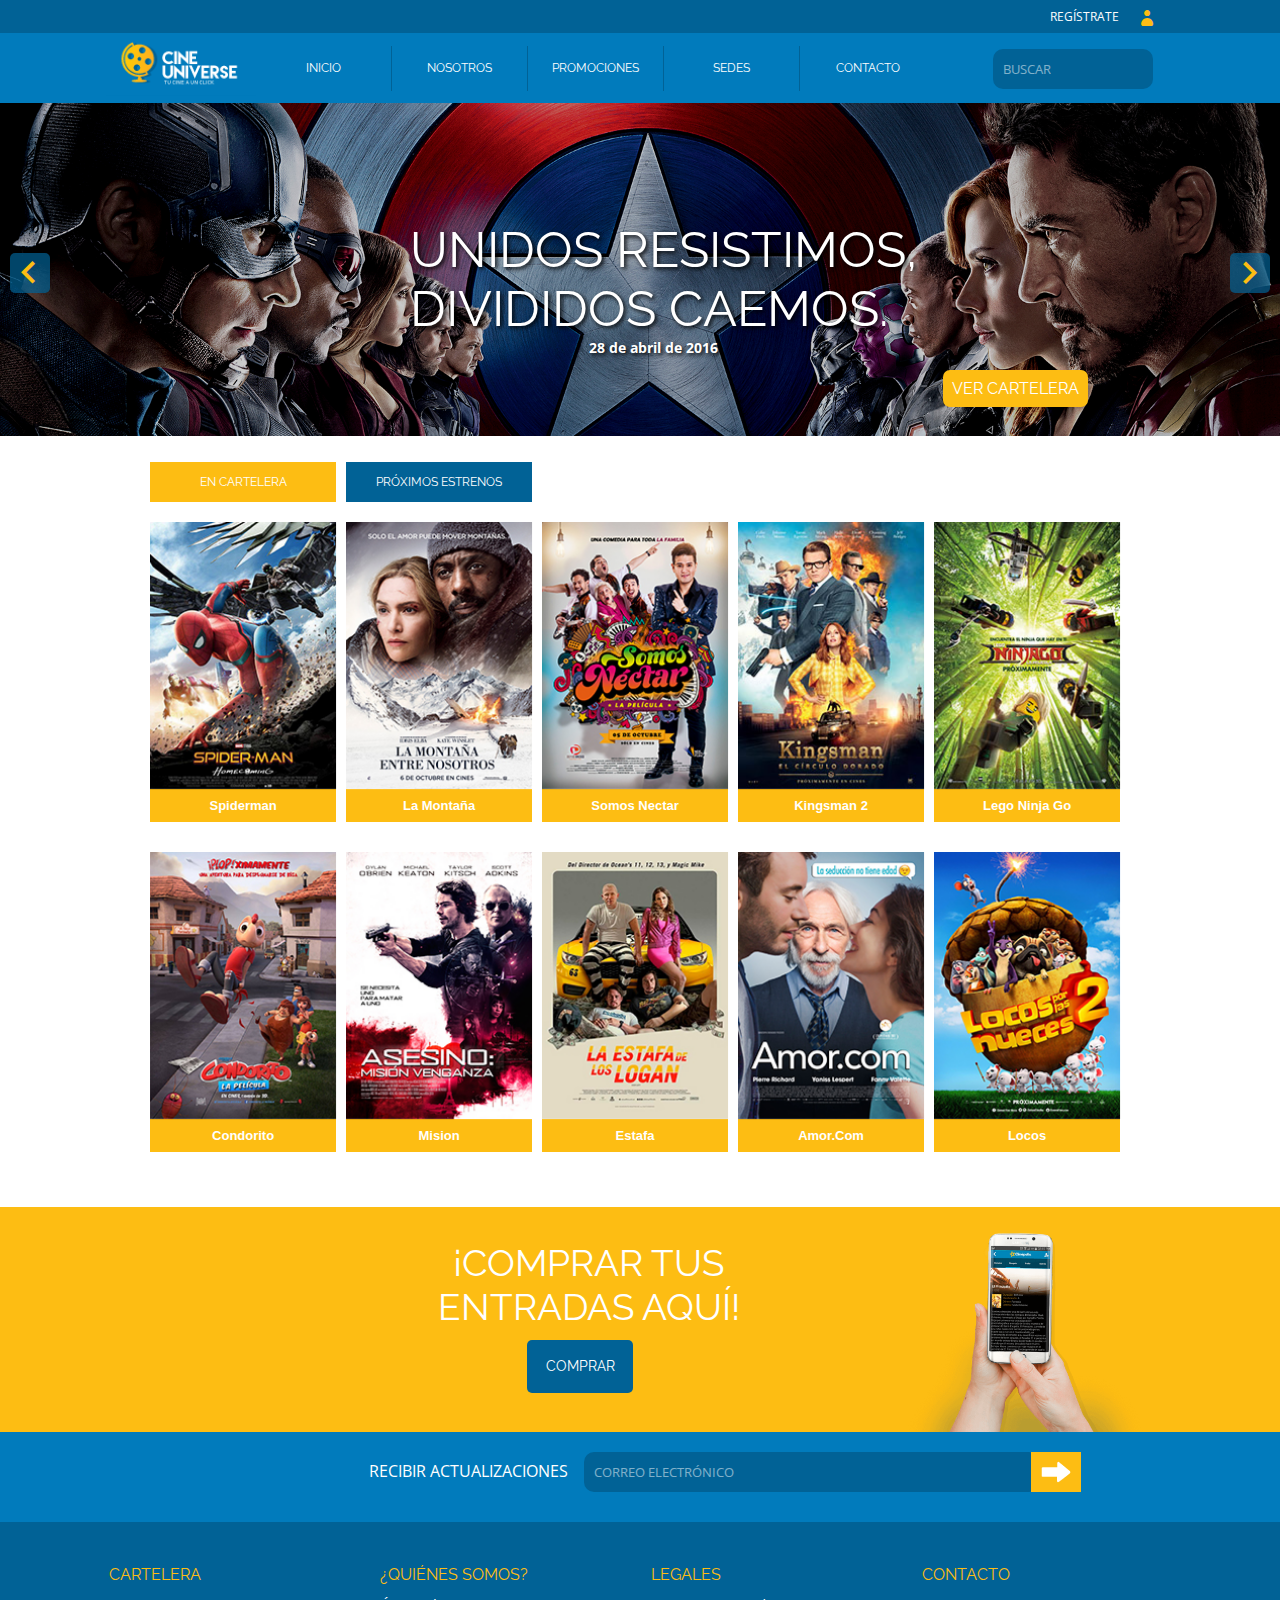
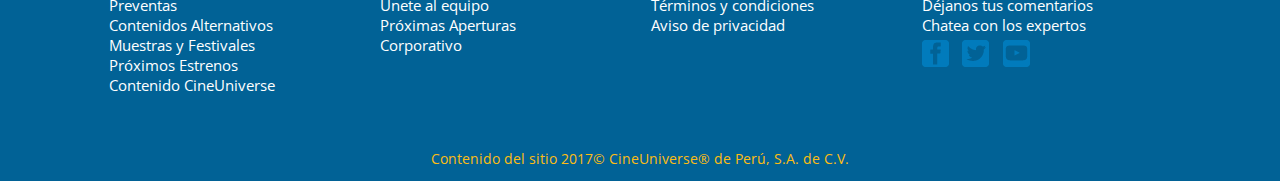
<file: proyectos/CineUniverse/inicio.html>
<!doctype html>
<html>
<head>
<meta charset="utf-8">
<title>Cine Universe</title>
<link rel="stylesheet" href="css/estilos.css">
<link rel="stylesheet" href="css/style.css">
<link href="https://fonts.googleapis.com/css?family=Open+Sans:300" rel="stylesheet">
<link href="https://fonts.googleapis.com/css?family=Raleway:700" rel="stylesheet">
<script src="js/jquery-3.2.1.js"></script>
<script src="js/jquery.cycle.all.js"></script>
<script src="js/codigo.js"></script>
<script src="js/carrusel.js"></script>
<script src="js/menu_fijo.js"></script>
</head>

<body>

<div id="ventana">
<div id="centrar_ventana_sesion">
	<div id="contenedor_iniciar">
		<div id="linea_iniciar">
		<div id="cerrar"><img src="img/cerrar.png" alt=""></div>
			<h2>CREAR UNA CUENTA</h2>
		</div>
		
		<div id="contenedor_iniciar_sesion">
		<div id="crear_cuenta">
		
		<div id="linea_cuenta">
		<div class="contenedor_input_sesion">
			<p class="n_formulario">Nombres</p>
			<input  class="c_formulario"  id="ipt_nombre" type="text" placeholder="Nombre Completo">
			<p class="letra_error1" id="nombre_input"></p><b class="triangulo" id="triangulo1">&#x25BC;</b>
        </div>
			
		<div class="contenedor_input_sesion">	
			<p class="n_formulario">Apellidos</p>
			<input class="c_formulario" id="ipt_apellido" type="text" placeholder="Apellido Completo">
			<p class="letra_error1" id="apellido_input"></p><b class="triangulo" id="triangulo2">&#x25BC;</b>
		</div>	
		
		<div class="contenedor_input_sesion">			
			<p class="n_formulario">Correo electrónico</p>
			<input class="c_formulario" id="ipt_correo" type="text" placeholder="Correo">
			<p class="letra_error1" id="correo_input">Correo Incorrecto</p><b class="triangulo" id="triangulo3">&#x25BC;</b>
		</div>	
			
		
		<div class="contenedor_input_sesion">
			<p class="n_formulario">Teléfono</p>
			<input class="c_formulario" id="ipt_telefono" type="text" placeholder="Teléfono">
			<p class="letra_error1" id="telefono_input">Telefono Incorrecto</p><b class="triangulo" id="triangulo4">&#x25BC;</b>
		</div>
		
		<div class="contenedor_input_sesion">	
			<p class="n_formulario">Contraseña</p>
			<input class="c_formulario" id="ipt_contrasena" type="text" placeholder="Contraseña">
            <p class="letra_error1" id="contrasena_input">Contraseña Incorrecta</p><b class="triangulo" id="triangulo5">&#x25BC;</b>
        </div> 
			
			<div id="aceptar_politica">
			<input id="check" type="checkbox">
			<p id="politica">He leído y acepto los Términos y Condiciones así como las Políticas de Privacidad de CineUniverse.</p>
			<input id="boton_cuenta" type="button" value="CREAR CUENTA">
			</div>
		</div>
		</div>
		<div class="ingresar_cuenta">
			<div class="informacion">
				<p>Con tu cuenta puedes:</p>
				<li>Guardar tus películas favoritas</li>
				<li>Acelerar la compra.</li>
				<li>Recibir ofertas especiales.</li>
				<input id="boton_creado" type="button" value="YA TENGO CUENTA">
			</div>
			
		</div>
		</div>
		
		
		<div id="contenedor_cuenta_creada">
		
		<div id="caja_iniciar">
		<div id="linea_cuenta2">
		<p class="n_formulario">Correo electrónico</p><input class="c_formulario2" id="correo_ingresar" type="text">
		<p class="letra_error" id="correo_error"></p>
		<p class="n_formulario">Contraseña</p><input  class="c_formulario2" id="contrasena_ingresar" type="text">
		<p class="letra_error" id="contrasena_error"></p>
		<input id="btn_entrar" type="button" value="ENTRAR">
		</div>
		</div>
		<div class="ingresar_cuenta">
	       <div class="informacion">
		        <p>Con tu cuenta puedes:</p>
				<li>Guardar tus películas favoritas</li>
				<li>Acelerar la compra.</li>
				<li>Recibir ofertas especiales.</li>
		<input id="btn_crear" type="button" value="CREAR CUENTA">	
		</div>
		</div>
		
		</div>
		
		
	</div>
</div>
</div>

<div id="linea_sesion">
<div id="contenedor_sesion">	
    <span class="icon-user">
    </span>
	<p id="iniciar">REGÍSTRATE</p>
	
</div>
</div>

<nav>

<div id="contenedor_nav">
	<div id="contenedor_logo">
		<a href="inicio.html"><img src="img/logo.png" alt=""></a>
	</div>
	
	<div id="menu_movil2"><img src="img/menu_movil-01.png" alt=""></div>	
	<div id="menu_movil"><img src="img/menu_movil-01.png" alt=""></div>	
	
	
	<div id="contenedor_menu">
		<a class="menu_borde" href="inicio.html"><p>INICIO</p></a>
		<a class="menu_borde" href="inicio.html"><p>NOSOTROS</p></a>
		<a class="menu_borde1" id="btn_promociones" href="#"><p>PROMOCIONES</p></a>
		<div id="sub_menu1">
			<a class="submenu" href="cartelera.html">COMPRAR</a>
			<a class="submenu" href="preventa.html">PREVENTA</a>
		</div>
		<a class="menu_borde2" id="btn_sedes" href="#"><p>SEDES</p></a>
		<div id="sub_menu">
			<a class="submenu" href="lima.html">LIMA</a>
			<a class="submenu" href="provincia.html">PROVINCIA</a>
		</div>
		<a class="menu_borde" id="ocultar_linea_menu" href="contacto.html"><p>CONTACTO</p></a>
	</div>
	
	<div id="contenedor_buscador">
	<input type="text" placeholder="BUSCAR">	
	</div>
</div>
	
</nav>

<div id="fondo_menu_movil">
<div id="nav_movil">
	<ul>
		<li><a href="inicio.html">INICIO</a></li>
		<li><a href="inicio.html">NOSOTROS</a></li>
		<li><a href="cartelera.html">PROMOCIONES</a></li>
		<li><a href="lima.html">SEDES</a></li>
		<li><a href="contacto.html">CONTACTO</a></li>
	</ul>
</div>
</div>

<header id="header_inicio">
    <div id="contenedor_banner">
    <div id="banner">
	<div class="caja_slider"><img  class="slider" src="img/banner0.jpg" alt=""><p id="letra_banner0">UNIDOS RESISTIMOS,<br> DIVIDIDOS CAEMOS. <br> <b>28 de abril de 2016</b> </p></div>
	<div class="caja_slider"><img  class="slider" src="img/banner1.jpg" alt=""><p id="letra_banner1">”QUE LA FUERZA TE ACOMPAÑE”</p></div>
	<div class="caja_slider"><img  class="slider" src="img/banner2.jpg" alt=""><p id="letra_banner2">¡LA GENTE NORMAL NO PIENSA EN COMERSE A OTRA PERSONA!</p></div>
	<div class="caja_slider"><img  class="slider" src="img/banner3.jpg" alt=""><p id="letra_banner3">"SOMOS NINJAS, PERO SIEMPRE SEREMOS HERMANOS"</p></div>
	</div>
	
	<div class="btn_prev"><span class="icon-keyboard_arrow_left"></span></div>
	<div class="btn_next"><span class="icon-keyboard_arrow_right"></span></div>
	
	
	<div id="boton_cartelera">
		<a  id="ver_cartelera" href="cartelera.html">VER CARTELERA</a>
	</div>
	
	</div>
	
	
	
</header>

<section id="section_inicio">

<div id="contenedor_section">

<div id="contenedor_boton">

<div id="cartelera">
<button class="btn">EN CARTELERA</button>
</div>

<div id="estrenos">
 	<button class="btn">PRÓXIMOS ESTRENOS</button>
</div>	
 	
</div>	
  
	<article class="pelicula"> 
	<div class="portada_img">
	<img id="p1" src="img/1.jpg" alt="">
	<div class="portada_letra">
	<div class="centrar_portada">
	
	<p class="entrada"><a id="url1" href="cartelera/spiderman.html">COMPRAR ENTRADAS</a></p>
	</div>
	</div>
	</div>
	<p  id="t1"  class="nombre_pelicula">Spiderman</p>
	</article>

	
	<article class="pelicula"> 
	<div class="portada_img"><img id="p2"  src="img/2.jpg"   alt="">
	
	<div class="portada_letra">
	<div class="centrar_portada">
	
	<p class="entrada"><a id="url2" href="cartelera/spiderman.html">COMPRAR ENTRADAS</a></p>
	</div>
	</div>
	</div> <p  id="t2"  class="nombre_pelicula">La Montaña</p></article>
	
	<article class="pelicula"> <div class="portada_img"><img id="p3"  src="img/3.jpg"   alt="">
	<div class="portada_letra">
	<div class="centrar_portada">
	
	<p class="entrada"><a id="url3" href="cartelera/spiderman.html">COMPRAR ENTRADAS</a></p>
	</div>
	</div>
	</div> <p  id="t3"  class="nombre_pelicula">Somos Nectar</p></article>
	
	<article class="pelicula"> <div class="portada_img"><img id="p4"  src="img/4.jpg"   alt="">
	<div class="portada_letra">
	<div class="centrar_portada">
	
	<p class="entrada"><a id="url4" href="cartelera/spiderman.html">COMPRAR ENTRADAS</a></p>
	</div>
	</div>
	</div> <p  id="t4"  class="nombre_pelicula">Kingsman 2</p></article>
	
	<article class="pelicula"> <div class="portada_img"><img id="p5"  src="img/5.jpg"   alt="">
	<div class="portada_letra">
	<div class="centrar_portada">
	
	<p class="entrada"><a id="url5" href="cartelera/spiderman.html">COMPRAR ENTRADAS</a></p>
	</div>
	</div>
	</div> <p  id="t5"  class="nombre_pelicula">Lego Ninja Go</p></article>
	
	<article class="pelicula"> <div class="portada_img"><img id="p6"  src="img/6.jpg"   alt="">
	<div class="portada_letra">
	<div class="centrar_portada">
	
	<p class="entrada"><a id="url6" href="cartelera/spiderman.html">COMPRAR ENTRADAS</a></p>
	</div>
	</div>
	</div> <p  id="t6"  class="nombre_pelicula">Condorito</p></article>
	
	<article class="pelicula"> <div class="portada_img"><img id="p7"  src="img/7.jpg"   alt="">
	<div class="portada_letra">
	<div class="centrar_portada">

	<p class="entrada"><a id="url7" href="cartelera/spiderman.html">COMPRAR ENTRADAS</a></p>
	</div>
	</div>
	</div> <p  id="t7"  class="nombre_pelicula">Mision</p></article>
	
	<article class="pelicula"> <div class="portada_img"><img id="p8"  src="img/8.jpg"   alt="">
	<div class="portada_letra">
	<div class="centrar_portada">
	
	<p class="entrada"><a id="url8" href="cartelera/spiderman.html">COMPRAR ENTRADAS</a></p>
	</div>
	</div>
	</div> <p  id="t8"  class="nombre_pelicula">Estafa</p></article>
	
	<article class="pelicula"> <div class="portada_img"><img id="p9"  src="img/9.jpg"   alt="">
	<div class="portada_letra">
	<div class="centrar_portada">
	
	<p class="entrada"><a id="url9" href="cartelera/spiderman.html">COMPRAR ENTRADAS</a></p>
	</div>
	</div>
	</div> <p  id="t9"  class="nombre_pelicula">Amor.Com</p></article>
	
	<article class="pelicula"> <div class="portada_img"><img id="p10" src="img/10.jpg"  alt="">
    <div class="portada_letra">
    <div class="centrar_portada">
	
	<p class="entrada"><a id="url10" href="cartelera/spiderman.html">COMPRAR ENTRADAS</a></p>
	</div>
   </div>
    </div> <p  id="t10" class="nombre_pelicula">Locos</p></article>
	  
	
</div> 
	
</section>

<section id="section_compras">
	
	<div id="letras_compra">
		<p>¡COMPRAR TUS ENTRADAS AQUÍ!</p>
		<a href="cartelera.html">COMPRAR</a>
	</div>
	
	<div id="img_compra">
		<img src="img/celular.png" alt="">
	</div>
	
</section> 

<footer>
    <div id="linea_footer">
     <div id="contenedor_linea">
       <div id="footer_derecha">
        <p id="letra_linea">RECIBIR ACTUALIZACIONES</p>
    	<input id="correo" type="text" placeholder="CORREO ELECTRÓNICO">
    	<input id="boton"  type="button" value="">
    	
    	</div>
    </div>	
    </div>
	
	<div id="contenedor_footer">
		
		<div class="pie">
		
			<li class="tema_footer">CARTELERA</li>
			<li><a href="#">Preventas</a></li>
			<li><a href="#">Contenidos Alternativos</a></li>
			<li><a href="#">Muestras y Festivales</a></li>
			<li><a href="#">Próximos Estrenos</a></li>
			<li><a href="#">Contenido CineUniverse</a></li>
			
		</div>
		<div class="pie">
			<li class="tema_footer">¿QUIÉNES SOMOS?</li>
			<li><a href="#">Únete al equipo</a></li>
			<li><a href="#">Próximas Aperturas</a></li>
			<li><a href="#">Corporativo</a></li>
			
		</div>
		<div class="pie">
			<li class="tema_footer">LEGALES</li>
			<li><a href="#">Términos y condiciones</a></li>
			<li><a href="#">Aviso de privacidad</a></li>
		</div>
		<div class="pie">
			<li class="tema_footer">CONTACTO</li>
			<li><a href="#">Déjanos tus comentarios</a></li>
			<li><a href="#">Chatea con los expertos</a></li>
			<div id="contenedor_red">
			<div class="red"><a href="https://es-la.facebook.com" target="_blank"><img src="img/facebook.png" alt="" data-op="0"></a></div>
			<div class="red"><a href="https://twitter.com/?lang=es" target="_blank"><img src="img/twitter.png" alt=""  data-op="1"></a></div>
			<div class="red"><a href="https://www.youtube.com/?hl=es-419&gl=PE" target="_blank"><img src="img/youtube.png" alt=""  data-op="2"></a></div>
			</div>
		</div>
		
	</div>
	
	<div id="linea2_footer">
		<p>Contenido del sitio 2017©  CineUniverse® de Perú, S.A. de C.V.</p>
	</div>
	
</footer>


</body>
</html>
</file>
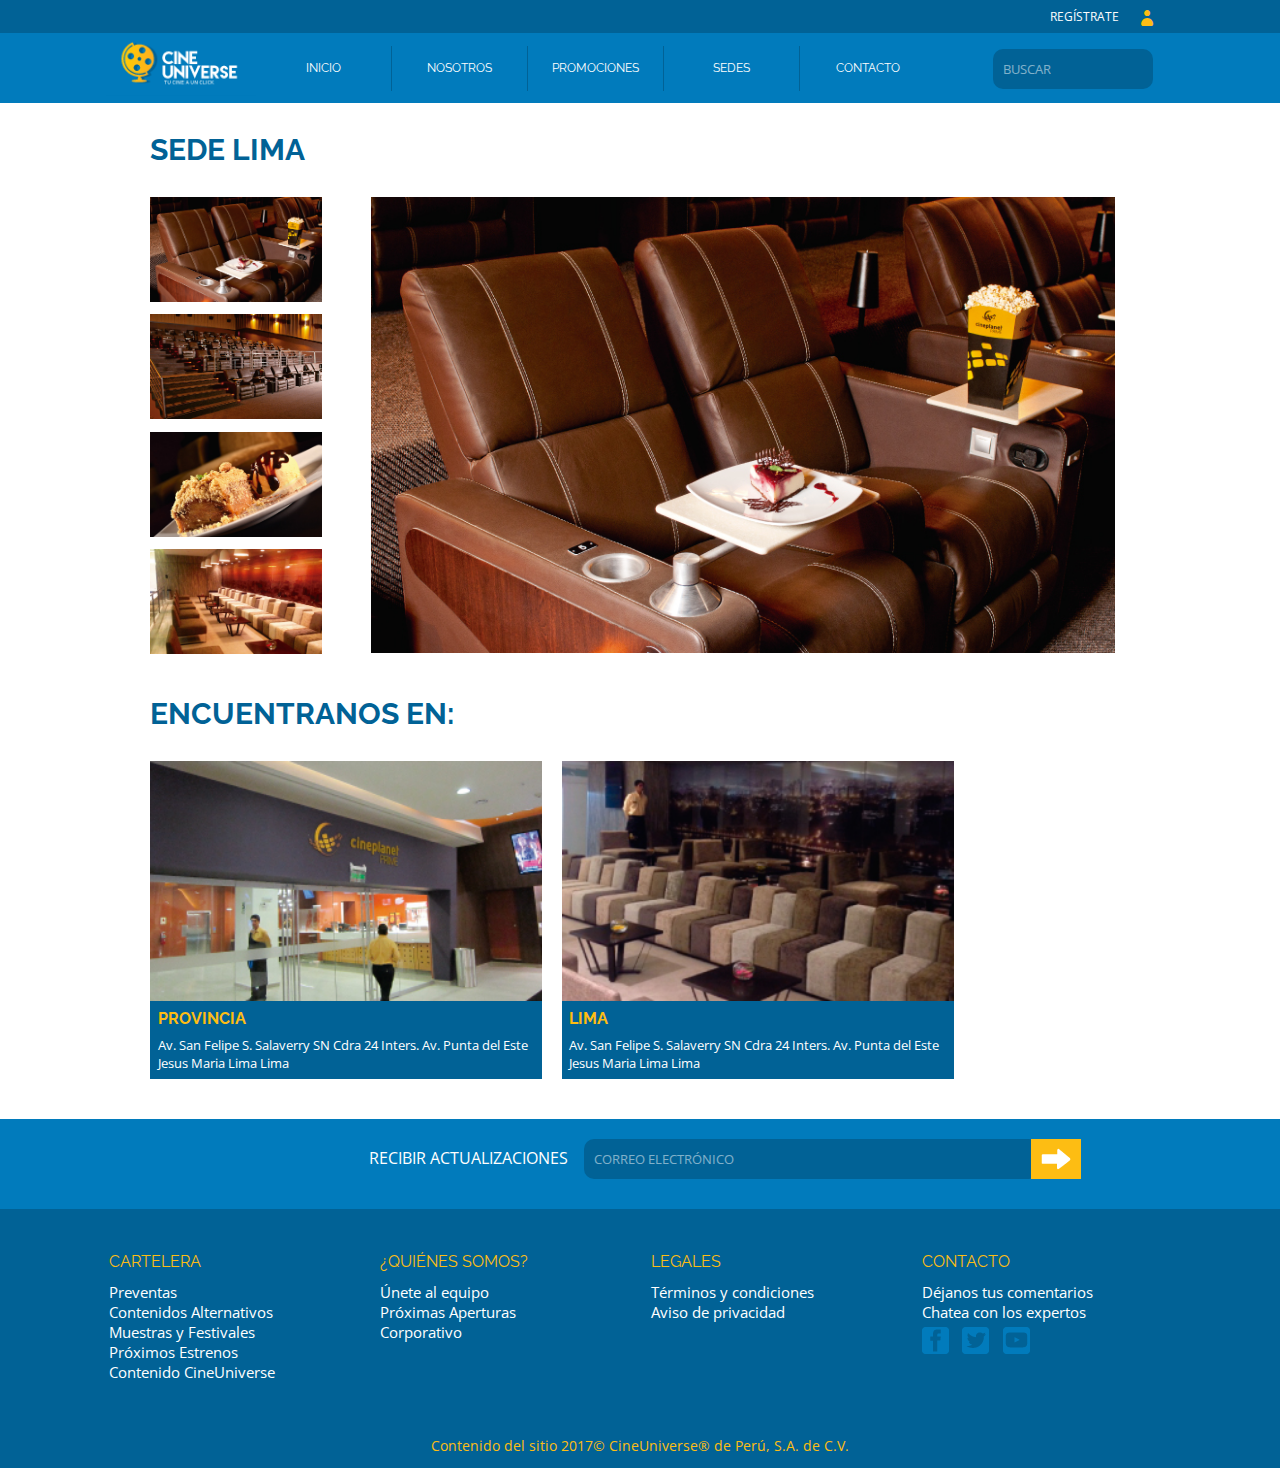
<file: proyectos/CineUniverse/lima.html>
<!doctype html>
<html>
<head>
<meta charset="utf-8">
<title>Cine Universe</title>
<link rel="stylesheet" href="css/estilos.css">
<link rel="stylesheet" href="css/style.css">
<link href="https://fonts.googleapis.com/css?family=Open+Sans:300" rel="stylesheet">
<link href="https://fonts.googleapis.com/css?family=Raleway:700" rel="stylesheet">
<script src="js/jquery-3.2.1.js"></script>
<script src="js/jquery.cycle.all.js"></script>
<script src="js/codigo.js"></script>
<script src="js/menu_fijo.js"></script>
</head>

<body>

<div id="ventana">
<div id="centrar_ventana_sesion">
	<div id="contenedor_iniciar">
		<div id="linea_iniciar">
		<div id="cerrar"><img src="img/cerrar.png" alt=""></div>
			<h2>CREAR UNA CUENTA</h2>
		</div>
		
		<div id="contenedor_iniciar_sesion">
		<div id="crear_cuenta">
		
		<div id="linea_cuenta">
		<div class="contenedor_input_sesion">
			<p class="n_formulario">Nombres</p>
			<input  class="c_formulario"  id="ipt_nombre" type="text" placeholder="Nombre Completo">
			<p class="letra_error1" id="nombre_input"></p><b class="triangulo" id="triangulo1">&#x25BC;</b>
        </div>
			
		<div class="contenedor_input_sesion">	
			<p class="n_formulario">Apellidos</p>
			<input class="c_formulario" id="ipt_apellido" type="text" placeholder="Apellido Completo">
			<p class="letra_error1" id="apellido_input"></p><b class="triangulo" id="triangulo2">&#x25BC;</b>
		</div>	
		
		<div class="contenedor_input_sesion">			
			<p class="n_formulario">Correo electrónico</p>
			<input class="c_formulario" id="ipt_correo" type="text" placeholder="Correo">
			<p class="letra_error1" id="correo_input">Correo Incorrecto</p><b class="triangulo" id="triangulo3">&#x25BC;</b>
		</div>	
			
		
		<div class="contenedor_input_sesion">
			<p class="n_formulario">Teléfono</p>
			<input class="c_formulario" id="ipt_telefono" type="text" placeholder="Teléfono">
			<p class="letra_error1" id="telefono_input">Telefono Incorrecto</p><b class="triangulo" id="triangulo4">&#x25BC;</b>
		</div>
		
		<div class="contenedor_input_sesion">	
			<p class="n_formulario">Contraseña</p>
			<input class="c_formulario" id="ipt_contrasena" type="text" placeholder="Contraseña">
            <p class="letra_error1" id="contrasena_input">Contraseña Incorrecta</p><b class="triangulo" id="triangulo5">&#x25BC;</b>
        </div> 
			
			<div id="aceptar_politica">
			<input id="check" type="checkbox">
			<p id="politica">He leído y acepto los Términos y Condiciones así como las Políticas de Privacidad de CineUniverse.</p>
			<input id="boton_cuenta" type="button" value="CREAR CUENTA">
			</div>
		</div>
		</div>
		<div class="ingresar_cuenta">
			<div class="informacion">
				<p>Con tu cuenta puedes:</p>
				<li>Guardar tus películas favoritas</li>
				<li>Acelerar la compra.</li>
				<li>Recibir ofertas especiales.</li>
				<input id="boton_creado" type="button" value="YA TENGO CUENTA">
			</div>
			
		</div>
		</div>
		
		
		<div id="contenedor_cuenta_creada">
		
		<div id="caja_iniciar">
		<div id="linea_cuenta2">
		<p class="n_formulario">Correo electrónico</p><input class="c_formulario2" id="correo_ingresar" type="text">
		<p class="letra_error" id="correo_error"></p>
		<p class="n_formulario">Contraseña</p><input  class="c_formulario2" id="contrasena_ingresar" type="text">
		<p class="letra_error" id="contrasena_error"></p>
		<input id="btn_entrar" type="button" value="ENTRAR">
		</div>
		</div>
		<div class="ingresar_cuenta">
	       <div class="informacion">
		        <p>Con tu cuenta puedes:</p>
				<li>Guardar tus películas favoritas</li>
				<li>Acelerar la compra.</li>
				<li>Recibir ofertas especiales.</li>
		<input id="btn_crear" type="button" value="CREAR CUENTA">	
		</div>
		</div>
		
		</div>
		
		
	</div>
</div>
</div>

<div id="linea_sesion">
<div id="contenedor_sesion">	
    <span class="icon-user">
    </span>
	<p id="iniciar">REGÍSTRATE</p>
	
</div>
</div>

<nav>

<div id="contenedor_nav">
	<div id="contenedor_logo">
		<a href="inicio.html"><img src="img/logo.png" alt=""></a>
	</div>
	
	<div id="menu_movil2"><img src="img/menu_movil-01.png" alt=""></div>	
	<div id="menu_movil"><img src="img/menu_movil-01.png" alt=""></div>
	
	<div id="contenedor_menu">
		<a class="menu_borde" href="inicio.html"><p>INICIO</p></a>
		<a class="menu_borde" href="inicio.html"><p>NOSOTROS</p></a>
		<a class="menu_borde1" id="btn_promociones" href="cartelera.html"><p>PROMOCIONES</p></a>
		<div id="sub_menu1">
			<a class="submenu" href="cartelera.html">COMPRAR</a>
			<a class="submenu" href="preventa.html">PREVENTA</a>
		</div>
		<a class="menu_borde2" id="btn_sedes" href="#"><p>SEDES</p></a>
		<div id="sub_menu">
			<a class="submenu" href="lima.html">LIMA</a>
			<a class="submenu" href="provincia.html">PROVINCIA</a>
		</div>
		<a class="menu_borde" id="ocultar_linea_menu" href="contacto.html"><p>CONTACTO</p></a>
	</div>
	
	<div id="contenedor_buscador">
	<input type="text" placeholder="BUSCAR">	
	</div>
</div>	
	
</nav>


<div id="fondo_menu_movil">
<div id="nav_movil">
	<ul>
		<li><a href="inicio.html">INICIO</a></li>
		<li><a href="inicio.html">NOSOTROS</a></li>
		<li><a href="cartelera.html">PROMOCIONES</a></li>
		<li><a href="lima.html">SEDES</a></li>
		<li><a href="contacto.html">CONTACTO</a></li>
	</ul>
</div>
</div>

<header id="header_inicio">
    
	
	
</header>

<section id="centrar_section_sedes">
	
	<div id="section_sedes">
	
	<h3>SEDE LIMA</h3>
	
	<div id="contenedor_caja_sedes">
	
	<div class="cajas_sedes"><img src="img/sede1.jpg" alt=""></div>
	<div class="cajas_sedes"><img src="img/sede2.jpg" alt=""></div>
	<div class="cajas_sedes"><img src="img/sede3.jpg" alt=""></div>
	<div class="cajas_sedes"><img src="img/sede4.jpg" alt=""></div>
	
	</div>
	
	
	<div id="contenedor_img_sedes">	
	<img src="img/sede1.jpg" alt="">
	</div>
	
	
	<div id="fondo_h3_sedes">
		
	<h3>ENCUENTRANOS EN:</h3>	
		
	</div>
	
	<div class="encontrar_sedes"><img src="img/sede_articulo1.jpg" alt=""><div class="texto_img"><h4>PROVINCIA</h4><p>Av. San Felipe S. Salaverry SN Cdra 24 Inters. Av. Punta del Este Jesus Maria Lima Lima</p></div></div>
	<div class="encontrar_sedes"><img src="img/sede_articulo2.jpg" alt=""><div class="texto_img"><h4>LIMA</h4><p>Av. San Felipe S. Salaverry SN Cdra 24 Inters. Av. Punta del Este Jesus Maria Lima Lima</p></div></div>
	
	
	</div>
	
</section>
 

<footer>
    <div id="linea_footer">
     <div id="contenedor_linea">
       <div id="footer_derecha">
        <p id="letra_linea">RECIBIR ACTUALIZACIONES</p>
    	<input id="correo" type="text" placeholder="CORREO ELECTRÓNICO">
    	<input id="boton"  type="button" value="">
    	
    	</div>
    </div>	
    </div>
	
	<div id="contenedor_footer">
		
		<div class="pie">
		
			<li class="tema_footer">CARTELERA</li>
			<li><a href="#">Preventas</a></li>
			<li><a href="#">Contenidos Alternativos</a></li>
			<li><a href="#">Muestras y Festivales</a></li>
			<li><a href="#">Próximos Estrenos</a></li>
			<li><a href="#">Contenido CineUniverse</a></li>
			
		</div>
		<div class="pie">
			<li class="tema_footer">¿QUIÉNES SOMOS?</li>
			<li><a href="#">Únete al equipo</a></li>
			<li><a href="#">Próximas Aperturas</a></li>
			<li><a href="#">Corporativo</a></li>
			
		</div>
		<div class="pie">
			<li class="tema_footer">LEGALES</li>
			<li><a href="#">Términos y condiciones</a></li>
			<li><a href="#">Aviso de privacidad</a></li>
		</div>
		<div class="pie">
			<li class="tema_footer">CONTACTO</li>
			<li><a href="#">Déjanos tus comentarios</a></li>
			<li><a href="#">Chatea con los expertos</a></li>
			<div id="contenedor_red">
			<div class="red"><a href="https://es-la.facebook.com" target="_blank"><img src="img/facebook.png" alt="" data-op="0"></a></div>
			<div class="red"><a href="https://twitter.com/?lang=es" target="_blank"><img src="img/twitter.png" alt=""  data-op="1"></a></div>
			<div class="red"><a href="https://www.youtube.com/?hl=es-419&gl=PE" target="_blank"><img src="img/youtube.png" alt=""  data-op="2"></a></div>
			</div>
		</div>
		
	</div>
	
	<div id="linea2_footer">
		<p>Contenido del sitio 2017©  CineUniverse® de Perú, S.A. de C.V.</p>
	</div>
	
</footer>


</body>
</html>
</file>
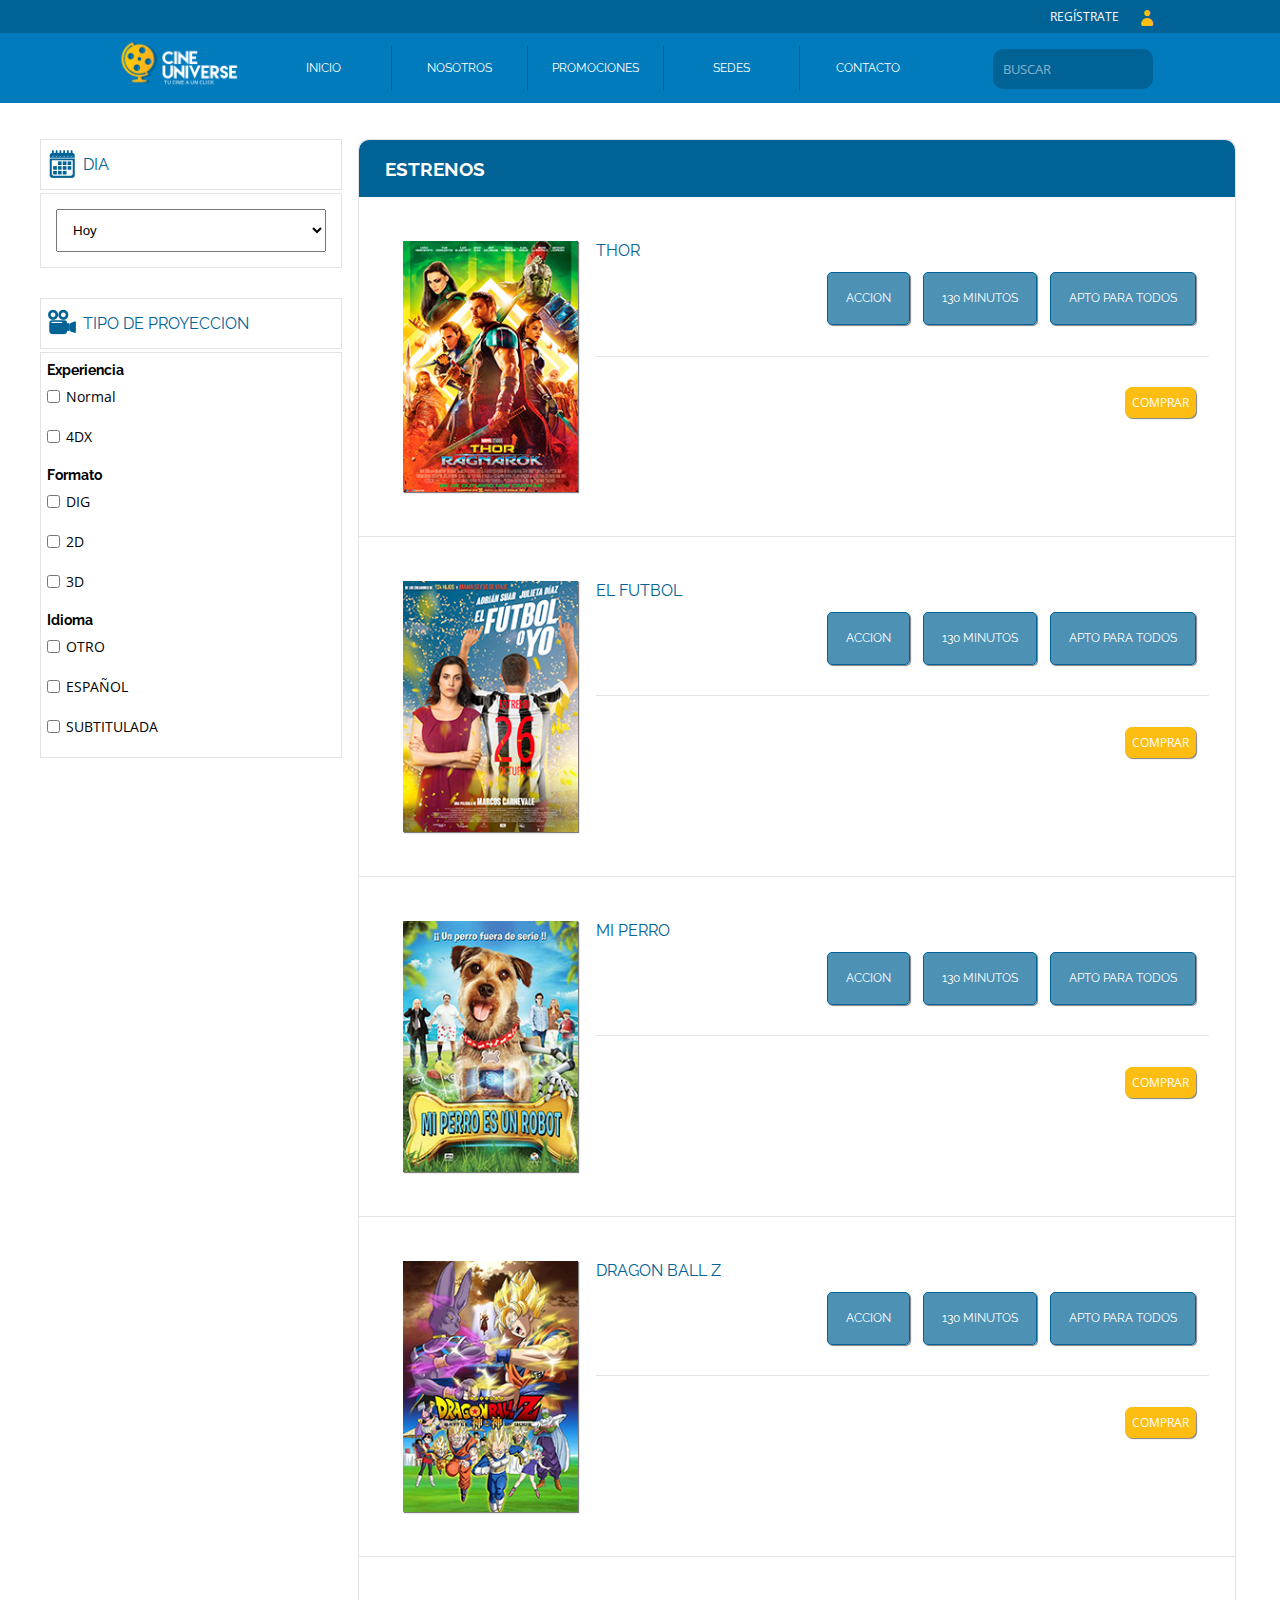
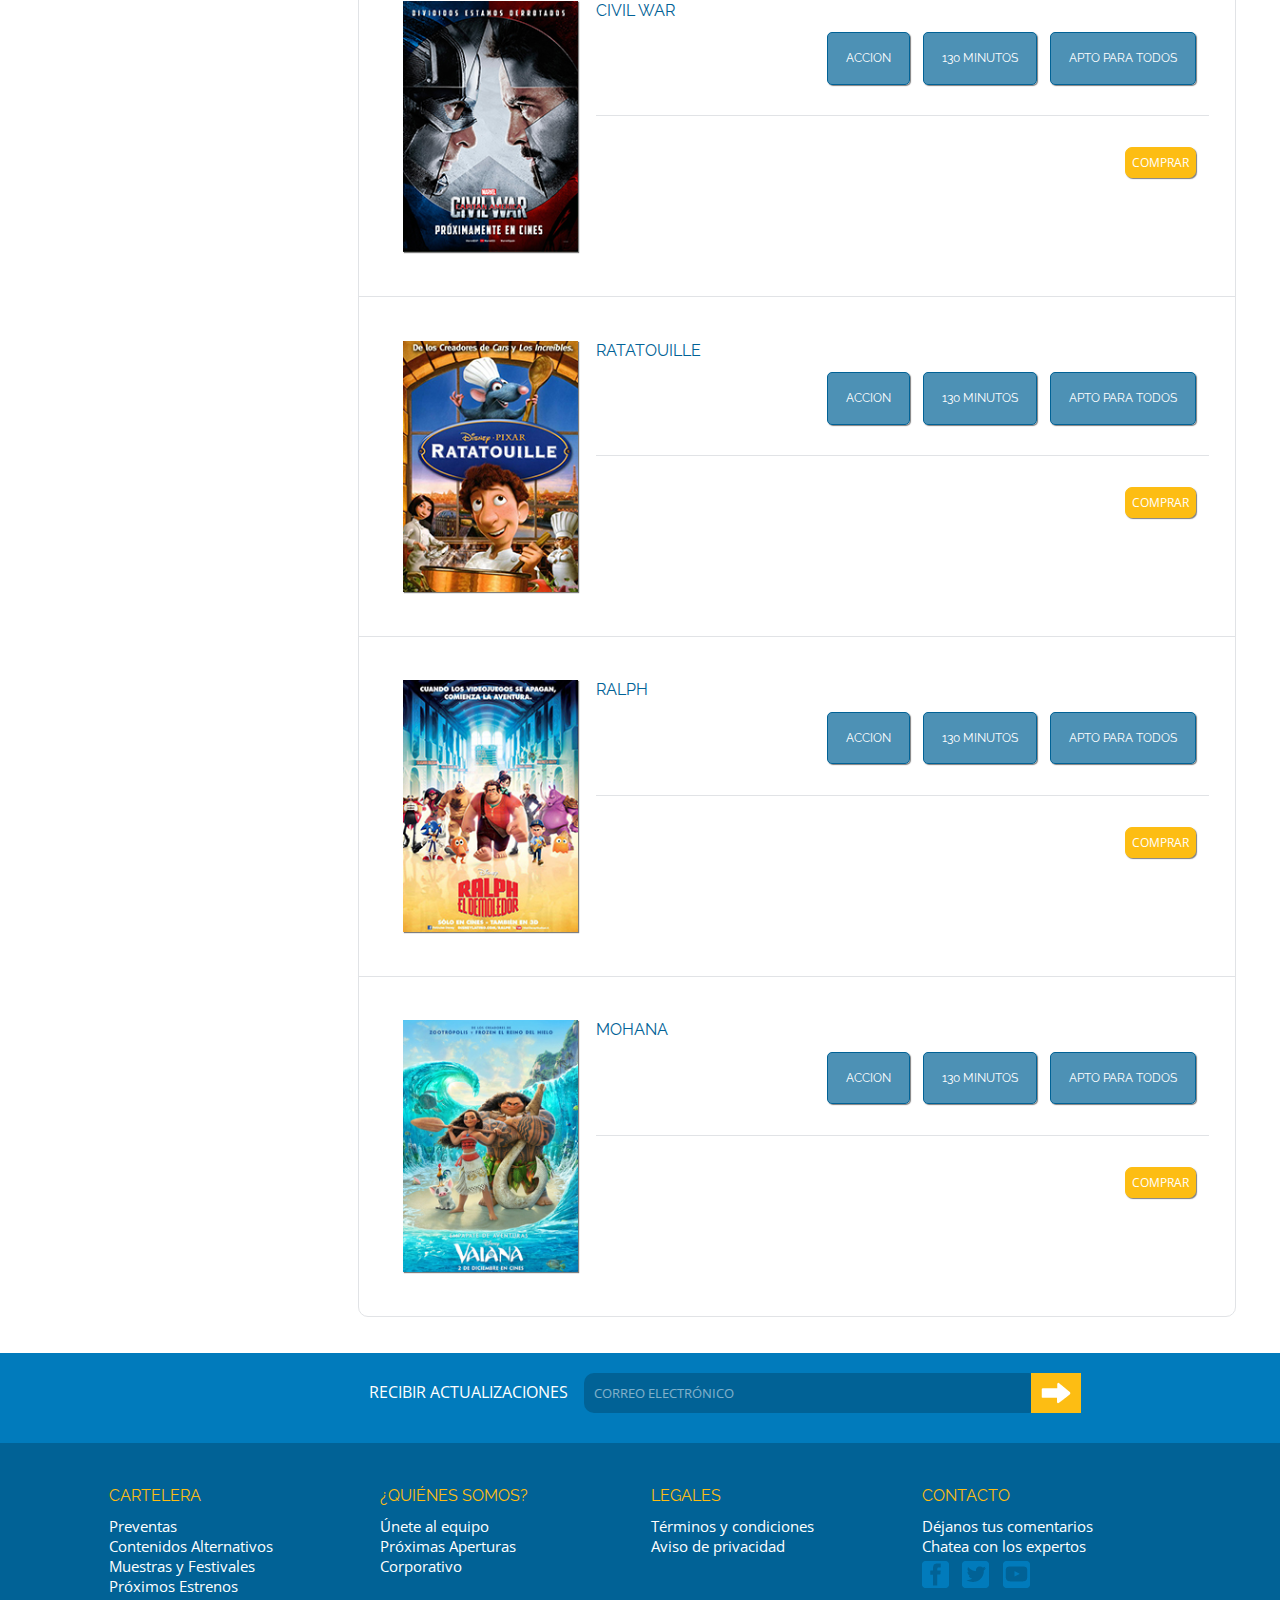
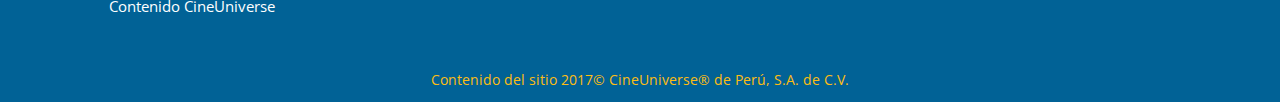
<file: proyectos/CineUniverse/preventa.html>
<!doctype html>
<html>
<head>
<meta charset="utf-8">
<title>Cine Universe</title>
<link rel="stylesheet" href="css/estilos.css">
<link rel="stylesheet" href="css/style.css">
<link href="https://fonts.googleapis.com/css?family=Open+Sans:300" rel="stylesheet">
<link href="https://fonts.googleapis.com/css?family=Raleway:700" rel="stylesheet">
<script src="js/jquery-3.2.1.js"></script>
<script src="js/jquery.cycle.all.js"></script>
<script src="js/codigo.js"></script>
<script src="js/menu_fijo.js"></script>
</head>

<body>

<div id="ventana">
<div id="centrar_ventana_sesion">
	<div id="contenedor_iniciar">
		<div id="linea_iniciar">
		<div id="cerrar"><img src="img/cerrar.png" alt=""></div>
			<h2>CREAR UNA CUENTA</h2>
		</div>
		
		<div id="contenedor_iniciar_sesion">
		<div id="crear_cuenta">
		
		<div id="linea_cuenta">
		<div class="contenedor_input_sesion">
			<p class="n_formulario">Nombres</p>
			<input  class="c_formulario"  id="ipt_nombre" type="text" placeholder="Nombre Completo">
			<p class="letra_error1" id="nombre_input"></p><b class="triangulo" id="triangulo1">&#x25BC;</b>
        </div>
			
		<div class="contenedor_input_sesion">	
			<p class="n_formulario">Apellidos</p>
			<input class="c_formulario" id="ipt_apellido" type="text" placeholder="Apellido Completo">
			<p class="letra_error1" id="apellido_input"></p><b class="triangulo" id="triangulo2">&#x25BC;</b>
		</div>	
		
		<div class="contenedor_input_sesion">			
			<p class="n_formulario">Correo electrónico</p>
			<input class="c_formulario" id="ipt_correo" type="text" placeholder="Correo">
			<p class="letra_error1" id="correo_input">Correo Incorrecto</p><b class="triangulo" id="triangulo3">&#x25BC;</b>
		</div>	
			
		
		<div class="contenedor_input_sesion">
			<p class="n_formulario">Teléfono</p>
			<input class="c_formulario" id="ipt_telefono" type="text" placeholder="Teléfono">
			<p class="letra_error1" id="telefono_input">Telefono Incorrecto</p><b class="triangulo" id="triangulo4">&#x25BC;</b>
		</div>
		
		<div class="contenedor_input_sesion">	
			<p class="n_formulario">Contraseña</p>
			<input class="c_formulario" id="ipt_contrasena" type="text" placeholder="Contraseña">
            <p class="letra_error1" id="contrasena_input">Contraseña Incorrecta</p><b class="triangulo" id="triangulo5">&#x25BC;</b>
        </div> 
			
			<div id="aceptar_politica">
			<input id="check" type="checkbox">
			<p id="politica">He leído y acepto los Términos y Condiciones así como las Políticas de Privacidad de CineUniverse.</p>
			<input id="boton_cuenta" type="button" value="CREAR CUENTA">
			</div>
		</div>
		</div>
		<div class="ingresar_cuenta">
			<div class="informacion">
				<p>Con tu cuenta puedes:</p>
				<li>Guardar tus películas favoritas</li>
				<li>Acelerar la compra.</li>
				<li>Recibir ofertas especiales.</li>
				<input id="boton_creado" type="button" value="YA TENGO CUENTA">
			</div>
			
		</div>
		</div>
		
		
		<div id="contenedor_cuenta_creada">
		
		<div id="caja_iniciar">
		<div id="linea_cuenta2">
		<p class="n_formulario">Correo electrónico</p><input class="c_formulario2" id="correo_ingresar" type="text">
		<p class="letra_error" id="correo_error"></p>
		<p class="n_formulario">Contraseña</p><input  class="c_formulario2" id="contrasena_ingresar" type="text">
		<p class="letra_error" id="contrasena_error"></p>
		<input id="btn_entrar" type="button" value="ENTRAR">
		</div>
		</div>
		<div class="ingresar_cuenta">
	       <div class="informacion">
		        <p>Con tu cuenta puedes:</p>
				<li>Guardar tus películas favoritas</li>
				<li>Acelerar la compra.</li>
				<li>Recibir ofertas especiales.</li>
		<input id="btn_crear" type="button" value="CREAR CUENTA">	
		</div>
		</div>
		
		</div>
		
		
	</div>
</div>
</div>

<div id="linea_sesion">
<div id="contenedor_sesion">	
    <span class="icon-user">
    </span>
	<p id="iniciar">REGÍSTRATE</p>
	
</div>
</div>

<nav>

<div id="contenedor_nav">
	<div id="contenedor_logo">
		<a href="inicio.html"><img src="img/logo.png" alt=""></a>
	</div>
	
	<div id="menu_movil2"><img src="img/menu_movil-01.png" alt=""></div>	
	<div id="menu_movil"><img src="img/menu_movil-01.png" alt=""></div>
	
		<div id="contenedor_menu">
		<a class="menu_borde" href="inicio.html"><p>INICIO</p></a>
		<a class="menu_borde" href="inicio.html"><p>NOSOTROS</p></a>
		<a class="menu_borde1" id="btn_promociones" href="#"><p>PROMOCIONES</p></a>
		<div id="sub_menu1">
			<a class="submenu" href="cartelera.html">COMPRAR</a>
			<a class="submenu" href="preventa.html">PREVENTA</a>
		</div>
		<a class="menu_borde2" id="btn_sedes" href="#"><p>SEDES</p></a>
		<div id="sub_menu">
			<a class="submenu" href="lima.html">LIMA</a>
			<a class="submenu" href="provincia.html">PROVINCIA</a>
		</div>
		<a class="menu_borde" id="ocultar_linea_menu" href="contacto.html"><p>CONTACTO</p></a>
	</div>
	
	<div id="contenedor_buscador">
	<input type="text" placeholder="BUSCAR">	
	</div>
</div>	
	
</nav>


<div id="fondo_menu_movil">
<div id="nav_movil">
	<ul>
		<li><a href="inicio.html">INICIO</a></li>
		<li><a href="inicio.html">NOSOTROS</a></li>
		<li><a href="cartelera.html">PROMOCIONES</a></li>
		<li><a href="lima.html">SEDES</a></li>
		<li><a href="contacto.html">CONTACTO</a></li>
	</ul>
</div>
</div>

<header id="header_inicio">
    
	
	
</header>


<section id="centrar_section_cartelera">
   
   <div id="contenedor_cartelera">
   	
   	<aside id="aside_cartelera">
   		
   		<div class="titulo_aside">
   		 <div class="img_aside"><img src="img/calendario.png" alt=""></div> 
   			<p>DIA</p>
   			
   		</div>
   		
   		<div class="contenido_aside">
   			
   			<select name="" id="dia_aside">
   				
   				<option value="">Hoy</option>
   				<option value="">Martes</option>
   				<option value="">Miercoles</option>
   				<option value="">Jueves</option>

   			</select>
   			
   		</div>
   		
   		
   		<div class="titulo_aside">
   		 <div class="img_aside"><img src="img/proyector.png" alt=""></div> 
   			<p>TIPO DE PROYECCION</p>
   			
   		</div>
   		
   		
   		
   		<div class="contenido_aside">
   			<h3 class="titular_btn">Experiencia</h3>
   			<input type="checkbox" class="btn_experiencia"> <p class="letra_experiencia">Normal</p>
   			<input type="checkbox" class="btn_experiencia"> <p class="letra_experiencia">4DX</p>
   			<h3 class="titular_btn">Formato</h3> 
   			<input type="checkbox" class="btn_experiencia"> <p class="letra_experiencia">DIG</p>
   			<input type="checkbox" class="btn_experiencia"> <p class="letra_experiencia">2D</p>
   			<input type="checkbox" class="btn_experiencia"> <p class="letra_experiencia">3D</p>
   			<h3 class="titular_btn">Idioma</h3>
   			<input type="checkbox" class="btn_experiencia"> <p class="letra_experiencia">OTRO</p>
   			<input type="checkbox" class="btn_experiencia"> <p class="letra_experiencia">ESPAÑOL</p>
   			<input type="checkbox" class="btn_experiencia"> <p class="letra_experiencia">SUBTITULADA</p>
   		</div>
   		
   		
   	</aside>
   	
   	
   	
   	
   	<div id="peliculas_cartelera">
   	<div id="fondo_h3">
   		<h3>ESTRENOS</h3>
   	</div>	
   		<article class="pelicula_cartelera">
   			
   			<div class="portada_cartelera"><img src="img/11.jpg" alt=""></div>
   			<div class="titular_cartelera">
   			
   			<p class="titulo_cartelera">THOR</p>
   			
   			<li class="detalle_cartelera">APTO PARA TODOS</li>
   			<li class="detalle_cartelera">130 MINUTOS</li>
   			<li class="detalle_cartelera">ACCION</li>
   			
   			</div>
   			<div class="horario_cartelera">
   				
   				<a href="comprar/comprar11.html">COMPRAR</a>
   				
   			</div>
   			
   		</article>
   		
   		<article class="pelicula_cartelera">
   			
   			<div class="portada_cartelera"><img src="img/12.jpg" alt=""></div>
   			<div class="titular_cartelera">
   			<p class="titulo_cartelera">EL FUTBOL</p>
   			
   			
   			<li class="detalle_cartelera">APTO PARA TODOS</li>
   			<li class="detalle_cartelera">130 MINUTOS</li>
   			<li class="detalle_cartelera">ACCION</li>
   			
   			</div>
   			
   			<div class="horario_cartelera">
   				
   				<a href="comprar/comprar12.html">COMPRAR</a>
   				
   			</div>
   		</article>
   		
   		<article class="pelicula_cartelera">
   			
   			<div class="portada_cartelera"><img src="img/13.jpg" alt=""></div>
   			<div class="titular_cartelera">
   			
   			<p class="titulo_cartelera">MI PERRO</p>
   			
   			<li class="detalle_cartelera">APTO PARA TODOS</li>
   			<li class="detalle_cartelera">130 MINUTOS</li>
   			<li class="detalle_cartelera">ACCION</li>
   			
   			</div>
   			
   			<div class="horario_cartelera">
   				
   				<a href="comprar/comprar13.html">COMPRAR</a>
   				
   			</div>
   		</article>
   		
   		
   		<article class="pelicula_cartelera">
   			
   			<div class="portada_cartelera"><img src="img/14.jpg" alt=""></div>
   			<div class="titular_cartelera">
   			
   			<p class="titulo_cartelera">DRAGON BALL Z</p>
   			
   			<li class="detalle_cartelera">APTO PARA TODOS</li>
   			<li class="detalle_cartelera">130 MINUTOS</li>
   			<li class="detalle_cartelera">ACCION</li>
   			
   			</div>
   			
   			<div class="horario_cartelera">
   				
   				<a href="comprar/comprar14.html">COMPRAR</a>
   				
   			</div>
   		</article>
   		
   		<article class="pelicula_cartelera">
   			
   			<div class="portada_cartelera"><img src="img/15.jpg" alt=""></div>
   			
   			<div class="titular_cartelera">
   			
   			<p class="titulo_cartelera">CIVIL WAR</p>
   			
   			<li class="detalle_cartelera">APTO PARA TODOS</li>
   			<li class="detalle_cartelera">130 MINUTOS</li>
   			<li class="detalle_cartelera">ACCION</li>
   			
   			</div>
   			
   			<div class="horario_cartelera">
   				
   				<a href="comprar/comprar15.html">COMPRAR</a>
   				
   			</div>
   		</article>
   		
   		
   		<article class="pelicula_cartelera">
   			
   			<div class="portada_cartelera"><img src="img/16.jpg" alt=""></div>
   			
   			<div class="titular_cartelera">
   			
   			<p class="titulo_cartelera">RATATOUILLE</p>
   			
   			<li class="detalle_cartelera">APTO PARA TODOS</li>
   			<li class="detalle_cartelera">130 MINUTOS</li>
   			<li class="detalle_cartelera">ACCION</li>
   			
   			</div>
   			
   			<div class="horario_cartelera">
   				
   				<a href="comprar/comprar16.html">COMPRAR</a>
   				
   			</div>
   			
   		</article>
   		
   		
   		<article class="pelicula_cartelera">
   			
   			<div class="portada_cartelera"><img src="img/17.jpg" alt=""></div>
   			
   			<div class="titular_cartelera">
   			
   			<p class="titulo_cartelera">RALPH</p>
   			
   			<li class="detalle_cartelera">APTO PARA TODOS</li>
   			<li class="detalle_cartelera">130 MINUTOS</li>
   			<li class="detalle_cartelera">ACCION</li>
   			
   			</div>
   			
   			<div class="horario_cartelera">
   				
   				<a href="comprar/comprar17.html">COMPRAR</a>
   				
   			</div>
   			
   		</article>
   		
   		
   		<article class="pelicula_cartelera" id="pelicula1_cartelera">
   			
   			<div class="portada_cartelera"><img src="img/18.jpg" alt=""></div>
   			
   			
   			<div class="titular_cartelera">
   			
   			<p class="titulo_cartelera">MOHANA</p>
   			
   			<li class="detalle_cartelera">APTO PARA TODOS</li>
   			<li class="detalle_cartelera">130 MINUTOS</li>
   			<li class="detalle_cartelera">ACCION</li>
   			
   			</div>
   			
   			<div class="horario_cartelera">
   				
   				<a href="comprar/comprar18.html">COMPRAR</a>
   				
   			</div>
   			
   		</article>
   		
   		
   	</div>
   	
   	
   </div>
   
   
</section>
 


<footer>
    <div id="linea_footer">
     <div id="contenedor_linea">
       <div id="footer_derecha">
        <p id="letra_linea">RECIBIR ACTUALIZACIONES</p>
    	<input id="correo" type="text" placeholder="CORREO ELECTRÓNICO">
    	<input id="boton"  type="button" value="">
    	
    	</div>
    </div>	
    </div>
	
	<div id="contenedor_footer">
		
		<div class="pie">
		
			<li class="tema_footer">CARTELERA</li>
			<li><a href="#">Preventas</a></li>
			<li><a href="#">Contenidos Alternativos</a></li>
			<li><a href="#">Muestras y Festivales</a></li>
			<li><a href="#">Próximos Estrenos</a></li>
			<li><a href="#">Contenido CineUniverse</a></li>
			
		</div>
		<div class="pie">
			<li class="tema_footer">¿QUIÉNES SOMOS?</li>
			<li><a href="#">Únete al equipo</a></li>
			<li><a href="#">Próximas Aperturas</a></li>
			<li><a href="#">Corporativo</a></li>
			
		</div>
		<div class="pie">
			<li class="tema_footer">LEGALES</li>
			<li><a href="#">Términos y condiciones</a></li>
			<li><a href="#">Aviso de privacidad</a></li>
		</div>
		<div class="pie">
			<li class="tema_footer">CONTACTO</li>
			<li><a href="#">Déjanos tus comentarios</a></li>
			<li><a href="#">Chatea con los expertos</a></li>
			<div id="contenedor_red">
			<div class="red"><a href="https://es-la.facebook.com" target="_blank"><img src="img/facebook.png" alt="" data-op="0"></a></div>
			<div class="red"><a href="https://twitter.com/?lang=es" target="_blank"><img src="img/twitter.png" alt=""  data-op="1"></a></div>
			<div class="red"><a href="https://www.youtube.com/?hl=es-419&gl=PE" target="_blank"><img src="img/youtube.png" alt=""  data-op="2"></a></div>
			</div>
		</div>
		
	</div>
	
	<div id="linea2_footer">
		<p>Contenido del sitio 2017©  CineUniverse® de Perú, S.A. de C.V.</p>
	</div>
	
</footer>


</body>
</html>
</file>
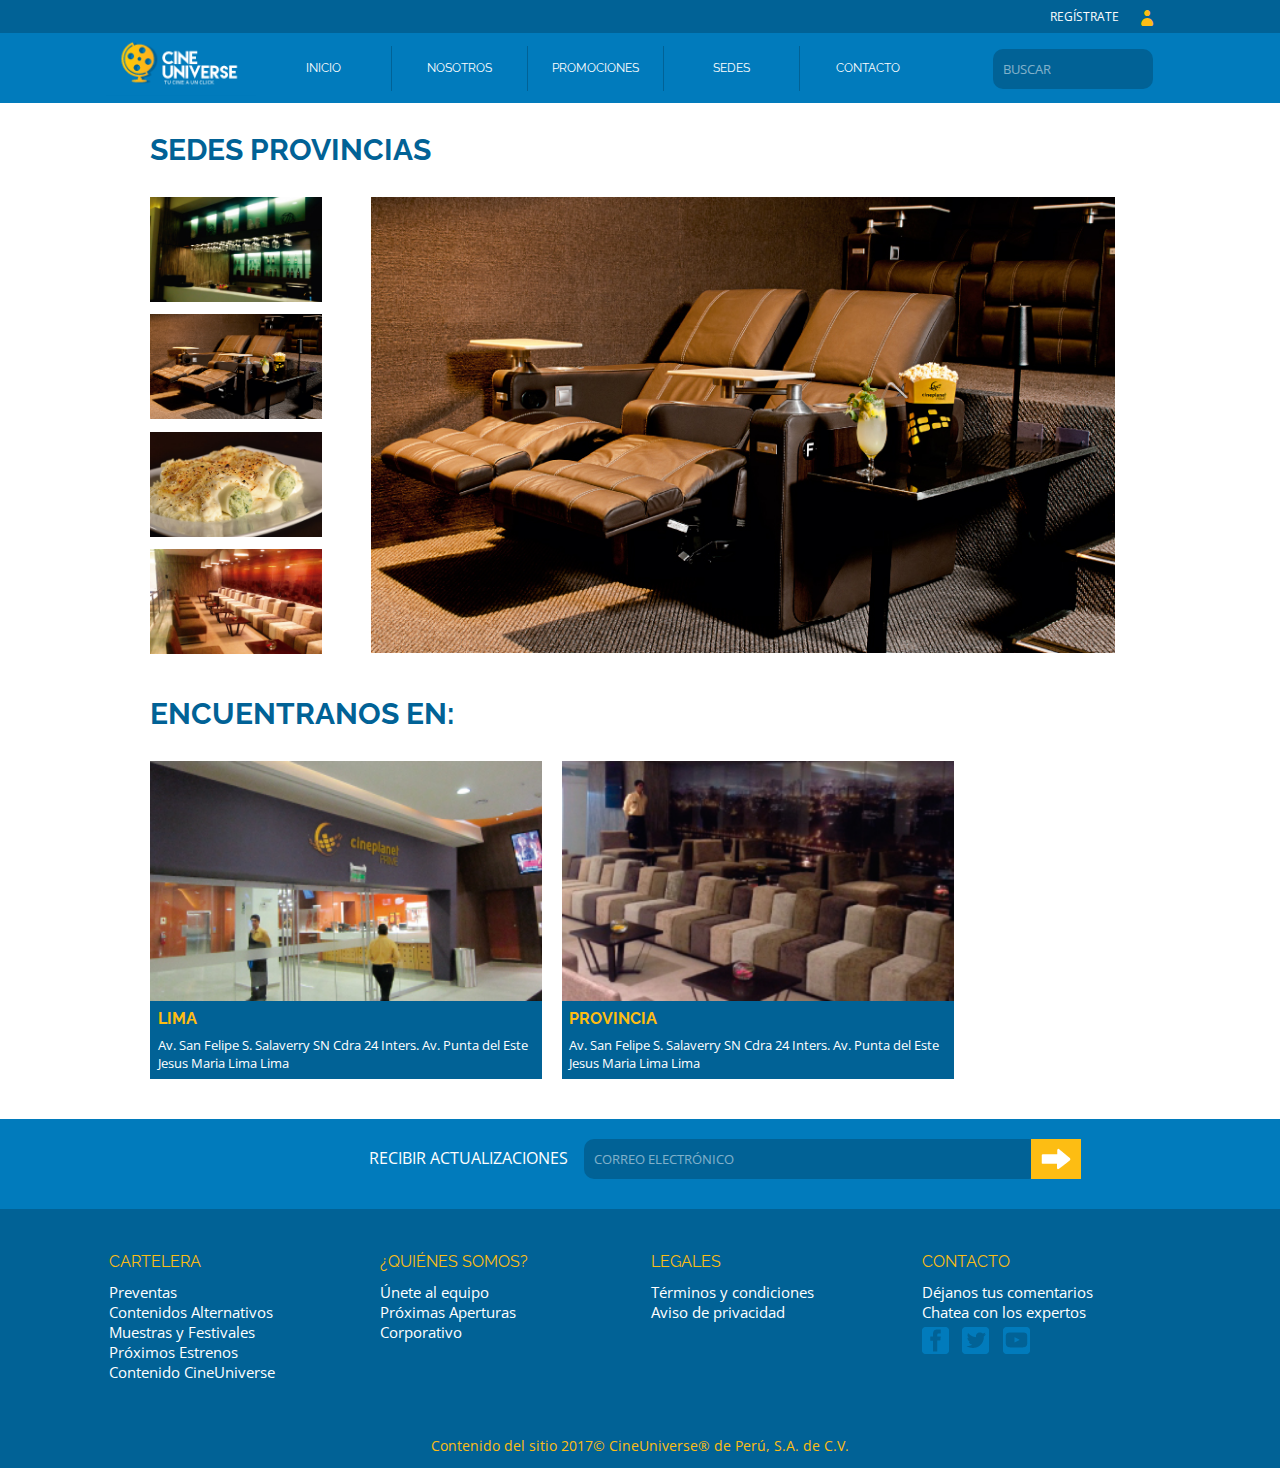
<file: proyectos/CineUniverse/provincia.html>
<!doctype html>
<html>
<head>
<meta charset="utf-8">
<title>Cine Universe</title>
<link rel="stylesheet" href="css/estilos.css">
<link rel="stylesheet" href="css/style.css">
<link href="https://fonts.googleapis.com/css?family=Open+Sans:300" rel="stylesheet">
<link href="https://fonts.googleapis.com/css?family=Raleway:700" rel="stylesheet">
<script src="js/jquery-3.2.1.js"></script>
<script src="js/jquery.cycle.all.js"></script>
<script src="js/codigo.js"></script>
<script src="js/menu_fijo.js"></script>
</head>

<body>

<div id="ventana">
<div id="centrar_ventana_sesion">
	<div id="contenedor_iniciar">
		<div id="linea_iniciar">
		<div id="cerrar"><img src="img/cerrar.png" alt=""></div>
			<h2>CREAR UNA CUENTA</h2>
		</div>
		
		<div id="contenedor_iniciar_sesion">
		<div id="crear_cuenta">
		
		<div id="linea_cuenta">
		<div class="contenedor_input_sesion">
			<p class="n_formulario">Nombres</p>
			<input  class="c_formulario"  id="ipt_nombre" type="text" placeholder="Nombre Completo">
			<p class="letra_error1" id="nombre_input"></p><b class="triangulo" id="triangulo1">&#x25BC;</b>
        </div>
			
		<div class="contenedor_input_sesion">	
			<p class="n_formulario">Apellidos</p>
			<input class="c_formulario" id="ipt_apellido" type="text" placeholder="Apellido Completo">
			<p class="letra_error1" id="apellido_input"></p><b class="triangulo" id="triangulo2">&#x25BC;</b>
		</div>	
		
		<div class="contenedor_input_sesion">			
			<p class="n_formulario">Correo electrónico</p>
			<input class="c_formulario" id="ipt_correo" type="text" placeholder="Correo">
			<p class="letra_error1" id="correo_input">Correo Incorrecto</p><b class="triangulo" id="triangulo3">&#x25BC;</b>
		</div>	
			
		
		<div class="contenedor_input_sesion">
			<p class="n_formulario">Teléfono</p>
			<input class="c_formulario" id="ipt_telefono" type="text" placeholder="Teléfono">
			<p class="letra_error1" id="telefono_input">Telefono Incorrecto</p><b class="triangulo" id="triangulo4">&#x25BC;</b>
		</div>
		
		<div class="contenedor_input_sesion">	
			<p class="n_formulario">Contraseña</p>
			<input class="c_formulario" id="ipt_contrasena" type="text" placeholder="Contraseña">
            <p class="letra_error1" id="contrasena_input">Contraseña Incorrecta</p><b class="triangulo" id="triangulo5">&#x25BC;</b>
        </div> 
			
			<div id="aceptar_politica">
			<input id="check" type="checkbox">
			<p id="politica">He leído y acepto los Términos y Condiciones así como las Políticas de Privacidad de CineUniverse.</p>
			<input id="boton_cuenta" type="button" value="CREAR CUENTA">
			</div>
		</div>
		</div>
		<div class="ingresar_cuenta">
			<div class="informacion">
				<p>Con tu cuenta puedes:</p>
				<li>Guardar tus películas favoritas</li>
				<li>Acelerar la compra.</li>
				<li>Recibir ofertas especiales.</li>
				<input id="boton_creado" type="button" value="YA TENGO CUENTA">
			</div>
			
		</div>
		</div>
		
		
		<div id="contenedor_cuenta_creada">
		
		<div id="caja_iniciar">
		<div id="linea_cuenta2">
		<p class="n_formulario">Correo electrónico</p><input class="c_formulario2" id="correo_ingresar" type="text">
		<p class="letra_error" id="correo_error"></p>
		<p class="n_formulario">Contraseña</p><input  class="c_formulario2" id="contrasena_ingresar" type="text">
		<p class="letra_error" id="contrasena_error"></p>
		<input id="btn_entrar" type="button" value="ENTRAR">
		</div>
		</div>
		<div class="ingresar_cuenta">
	       <div class="informacion">
		        <p>Con tu cuenta puedes:</p>
				<li>Guardar tus películas favoritas</li>
				<li>Acelerar la compra.</li>
				<li>Recibir ofertas especiales.</li>
		<input id="btn_crear" type="button" value="CREAR CUENTA">	
		</div>
		</div>
		
		</div>
		
		
	</div>
</div>
</div>

<div id="linea_sesion">
<div id="contenedor_sesion">	
    <span class="icon-user">
    </span>
	<p id="iniciar">REGÍSTRATE</p>
	
</div>
</div>

<nav>

<div id="contenedor_nav">
	<div id="contenedor_logo">
		<a href="inicio.html"><img src="img/logo.png" alt=""></a>
	</div>
	
	<div id="menu_movil2"><img src="img/menu_movil-01.png" alt=""></div>	
	<div id="menu_movil"><img src="img/menu_movil-01.png" alt=""></div>
	
	<div id="contenedor_menu">
		<a class="menu_borde" href="inicio.html"><p>INICIO</p></a>
		<a class="menu_borde" href="inicio.html"><p>NOSOTROS</p></a>
		<a class="menu_borde1" id="btn_promociones" href="cartelera.html"><p>PROMOCIONES</p></a>
		<div id="sub_menu1">
			<a class="submenu" href="">COMPRAR</a>
			<a class="submenu" href="">PREVENTA</a>
		</div>
		<a class="menu_borde2" id="btn_sedes" href="#"><p>SEDES</p></a>
		<div id="sub_menu">
			<a class="submenu" href="lima.html">LIMA</a>
			<a class="submenu" href="">PROVINCIA</a>
		</div>
		<a class="menu_borde" id="ocultar_linea_menu" href="contacto.html"><p>CONTACTO</p></a>
	</div>
	
	<div id="contenedor_buscador">
	<input type="text" placeholder="BUSCAR">	
	</div>
</div>	
	
</nav>


<div id="fondo_menu_movil">
<div id="nav_movil">
	<ul>
		<li><a href="inicio.html">INICIO</a></li>
		<li><a href="inicio.html">NOSOTROS</a></li>
		<li><a href="promociones.html">PROMOCIONES</a></li>
		<li><a href="lima.html">SEDES</a></li>
		<li><a href="contacto.html">CONTACTO</a></li>
	</ul>
</div>
</div>

<header id="header_inicio">
    
	
	
</header>

<section id="centrar_section_sedes">
	
	<div id="section_sedes">
	
	<h3>SEDES PROVINCIAS</h3>
	
	<div id="contenedor_caja_sedes">
	
	<div class="cajas_sedes"><img src="img/sede5.jpg" alt=""></div>
	<div class="cajas_sedes"><img src="img/sede6.jpg" alt=""></div>
	<div class="cajas_sedes"><img src="img/sede7.jpg" alt=""></div>
	<div class="cajas_sedes"><img src="img/sede4.jpg" alt=""></div>
	
	</div>
	
	
	<div id="contenedor_img_sedes">	
	<img src="img/sede6.jpg" alt="">
	</div>
	
	
	<div id="fondo_h3_sedes">
		
	<h3>ENCUENTRANOS EN:</h3>	
		
	</div>
	
	<div class="encontrar_sedes"><img src="img/sede_articulo1.jpg" alt=""><div class="texto_img"><h4>LIMA</h4><p>Av. San Felipe S. Salaverry SN Cdra 24 Inters. Av. Punta del Este Jesus Maria Lima Lima</p></div></div>
	<div class="encontrar_sedes"><img src="img/sede_articulo2.jpg" alt=""><div class="texto_img"><h4>PROVINCIA</h4><p>Av. San Felipe S. Salaverry SN Cdra 24 Inters. Av. Punta del Este Jesus Maria Lima Lima</p></div></div>
	
	
	</div>
	
</section>
 

<footer>
    <div id="linea_footer">
     <div id="contenedor_linea">
       <div id="footer_derecha">
        <p id="letra_linea">RECIBIR ACTUALIZACIONES</p>
    	<input id="correo" type="text" placeholder="CORREO ELECTRÓNICO">
    	<input id="boton"  type="button" value="">
    	
    	</div>
    </div>	
    </div>
	
	<div id="contenedor_footer">
		
		<div class="pie">
		
			<li class="tema_footer">CARTELERA</li>
			<li><a href="#">Preventas</a></li>
			<li><a href="#">Contenidos Alternativos</a></li>
			<li><a href="#">Muestras y Festivales</a></li>
			<li><a href="#">Próximos Estrenos</a></li>
			<li><a href="#">Contenido CineUniverse</a></li>
			
		</div>
		<div class="pie">
			<li class="tema_footer">¿QUIÉNES SOMOS?</li>
			<li><a href="#">Únete al equipo</a></li>
			<li><a href="#">Próximas Aperturas</a></li>
			<li><a href="#">Corporativo</a></li>
			
		</div>
		<div class="pie">
			<li class="tema_footer">LEGALES</li>
			<li><a href="#">Términos y condiciones</a></li>
			<li><a href="#">Aviso de privacidad</a></li>
		</div>
		<div class="pie">
			<li class="tema_footer">CONTACTO</li>
			<li><a href="#">Déjanos tus comentarios</a></li>
			<li><a href="#">Chatea con los expertos</a></li>
			<div id="contenedor_red">
			<div class="red"><a href="https://es-la.facebook.com" target="_blank"><img src="img/facebook.png" alt="" data-op="0"></a></div>
			<div class="red"><a href="https://twitter.com/?lang=es" target="_blank"><img src="img/twitter.png" alt=""  data-op="1"></a></div>
			<div class="red"><a href="https://www.youtube.com/?hl=es-419&gl=PE" target="_blank"><img src="img/youtube.png" alt=""  data-op="2"></a></div>
			</div>
		</div>
		
	</div>
	
	<div id="linea2_footer">
		<p>Contenido del sitio 2017©  CineUniverse® de Perú, S.A. de C.V.</p>
	</div>
	
</footer>


</body>
</html>
</file>
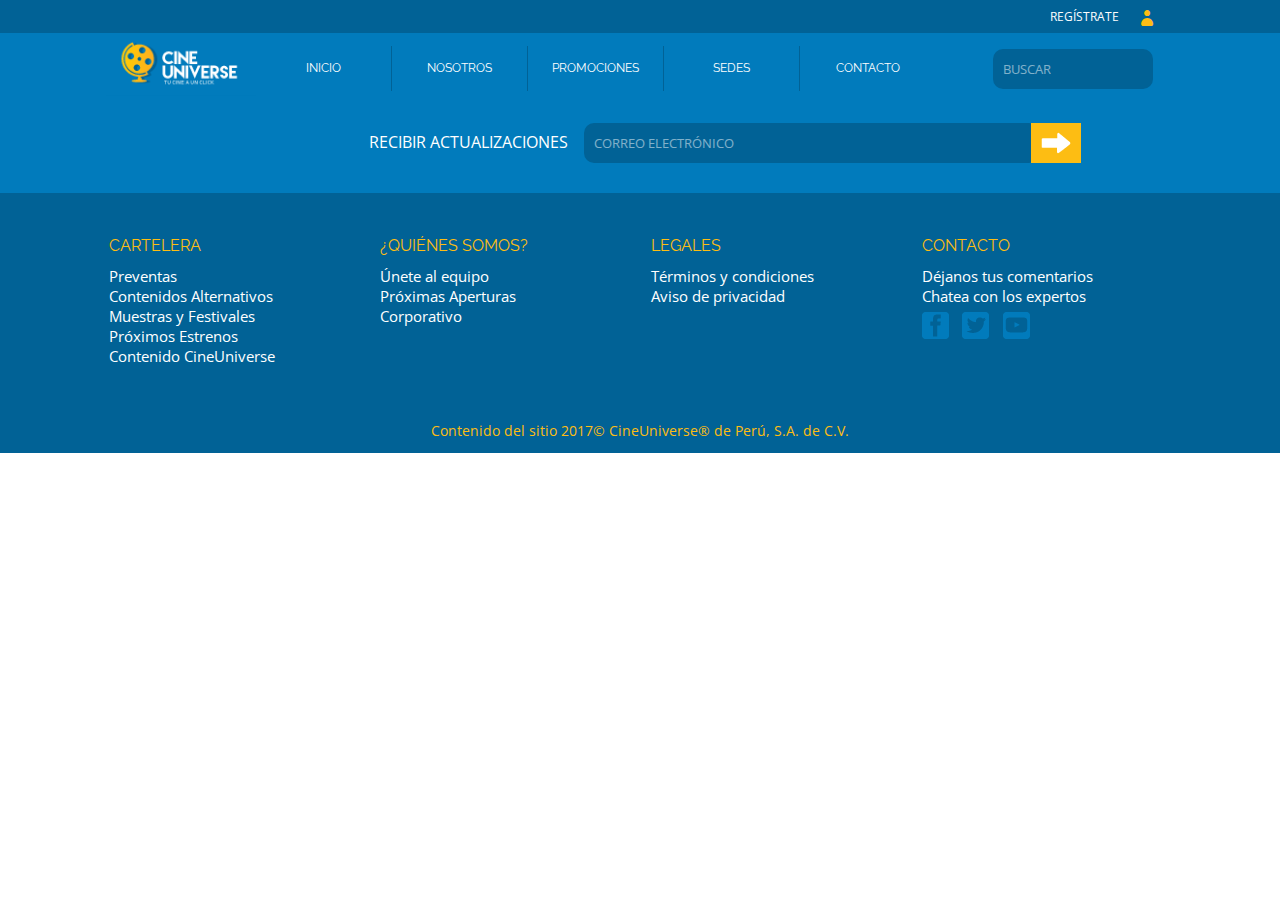
<file: proyectos/CineUniverse/sedes.html>
<!doctype html>
<html>
<head>
<meta charset="utf-8">
<title>Cine Universe</title>
<link rel="stylesheet" href="css/estilos.css">
<link rel="stylesheet" href="css/style.css">
<link href="https://fonts.googleapis.com/css?family=Open+Sans:300" rel="stylesheet">
<link href="https://fonts.googleapis.com/css?family=Raleway:700" rel="stylesheet">
<script src="js/jquery-3.2.1.js"></script>
<script src="js/jquery.cycle.all.js"></script>
<script src="js/codigo.js"></script>
<script src="js/menu_fijo.js"></script>
</head>

<body>

<div id="ventana">
<div id="centrar_ventana_sesion">
	<div id="contenedor_iniciar">
		<div id="linea_iniciar">
		<div id="cerrar"><img src="img/cerrar.png" alt=""></div>
			<h2>CREAR UNA CUENTA</h2>
		</div>
		
		<div id="contenedor_iniciar_sesion">
		<div id="crear_cuenta">
		
		<div id="linea_cuenta">
		<div class="contenedor_input_sesion">
			<p class="n_formulario">Nombres</p>
			<input  class="c_formulario"  id="ipt_nombre" type="text" placeholder="Nombre Completo">
			<p class="letra_error1" id="nombre_input"></p><b class="triangulo" id="triangulo1">&#x25BC;</b>
        </div>
			
		<div class="contenedor_input_sesion">	
			<p class="n_formulario">Apellidos</p>
			<input class="c_formulario" id="ipt_apellido" type="text" placeholder="Apellido Completo">
			<p class="letra_error1" id="apellido_input"></p><b class="triangulo" id="triangulo2">&#x25BC;</b>
		</div>	
		
		<div class="contenedor_input_sesion">			
			<p class="n_formulario">Correo electrónico</p>
			<input class="c_formulario" id="ipt_correo" type="text" placeholder="Correo">
			<p class="letra_error1" id="correo_input">Correo Incorrecto</p><b class="triangulo" id="triangulo3">&#x25BC;</b>
		</div>	
			
		
		<div class="contenedor_input_sesion">
			<p class="n_formulario">Teléfono</p>
			<input class="c_formulario" id="ipt_telefono" type="text" placeholder="Teléfono">
			<p class="letra_error1" id="telefono_input">Telefono Incorrecto</p><b class="triangulo" id="triangulo4">&#x25BC;</b>
		</div>
		
		<div class="contenedor_input_sesion">	
			<p class="n_formulario">Contraseña</p>
			<input class="c_formulario" id="ipt_contrasena" type="text" placeholder="Contraseña">
            <p class="letra_error1" id="contrasena_input">Contraseña Incorrecta</p><b class="triangulo" id="triangulo5">&#x25BC;</b>
        </div> 
			
			<div id="aceptar_politica">
			<input id="check" type="checkbox">
			<p id="politica">He leído y acepto los Términos y Condiciones así como las Políticas de Privacidad de CineUniverse.</p>
			<input id="boton_cuenta" type="button" value="CREAR CUENTA">
			</div>
		</div>
		</div>
		<div class="ingresar_cuenta">
			<div class="informacion">
				<p>Con tu cuenta puedes:</p>
				<li>Guardar tus películas favoritas</li>
				<li>Acelerar la compra.</li>
				<li>Recibir ofertas especiales.</li>
				<input id="boton_creado" type="button" value="YA TENGO CUENTA">
			</div>
			
		</div>
		</div>
		
		
		<div id="contenedor_cuenta_creada">
		
		<div id="caja_iniciar">
		<div id="linea_cuenta2">
		<p class="n_formulario">Correo electrónico</p><input class="c_formulario2" id="correo_ingresar" type="text">
		<p class="letra_error" id="correo_error"></p>
		<p class="n_formulario">Contraseña</p><input  class="c_formulario2" id="contrasena_ingresar" type="text">
		<p class="letra_error" id="contrasena_error"></p>
		<input id="btn_entrar" type="button" value="ENTRAR">
		</div>
		</div>
		<div class="ingresar_cuenta">
	       <div class="informacion">
		        <p>Con tu cuenta puedes:</p>
				<li>Guardar tus películas favoritas</li>
				<li>Acelerar la compra.</li>
				<li>Recibir ofertas especiales.</li>
		<input id="btn_crear" type="button" value="CREAR CUENTA">	
		</div>
		</div>
		
		</div>
		
		
	</div>
</div>
</div>

<div id="linea_sesion">
<div id="contenedor_sesion">	
    <span class="icon-user">
    </span>
	<p id="iniciar">REGÍSTRATE</p>
	
</div>
</div>

<nav>

<div id="contenedor_nav">
	<div id="contenedor_logo">
		<a href="inicio.html"><img src="img/logo.png" alt=""></a>
	</div>
	
	<div id="menu_movil2"><img src="img/menu_movil-01.png" alt=""></div>	
	<div id="menu_movil"><img src="img/menu_movil-01.png" alt=""></div>
	
	<div id="contenedor_menu">
		<a class="menu_borde" href="inicio.html"><p>INICIO</p></a>
		<a class="menu_borde" href="inicio.html"><p>NOSOTROS</p></a>
		<a class="menu_borde1" id="btn_promociones" href="cartelera.html"><p>PROMOCIONES</p></a>
		<div id="sub_menu1">
			<a class="submenu" href="">COMPRAR</a>
			<a class="submenu" href="">PREVENTA</a>
		</div>
		<a class="menu_borde2" id="btn_sedes" href="sedes.html"><p>SEDES</p></a>
		<div id="sub_menu">
			<a class="submenu" href="">LIMA</a>
			<a class="submenu" href="">PROVINCIA</a>
		</div>
		<a class="menu_borde" id="ocultar_linea_menu" href="contacto.html"><p>CONTACTO</p></a>
	</div>
	
	<div id="contenedor_buscador">
	<input type="text" placeholder="BUSCAR">	
	</div>
</div>	
	
</nav>


<div id="fondo_menu_movil">
<div id="nav_movil">
	<ul>
		<li><a href="inicio.html">INICIO</a></li>
		<li><a href="inicio.html">NOSOTROS</a></li>
		<li><a href="promociones.html">PROMOCIONES</a></li>
		<li><a href="sedes.html">SEDES</a></li>
		<li><a href="contacto.html">CONTACTO</a></li>
	</ul>
</div>
</div>

<header id="header_inicio">
    
	
	
</header>

<section id="section_sedes">
	
	
</section>
 

<footer>
    <div id="linea_footer">
     <div id="contenedor_linea">
       <div id="footer_derecha">
        <p id="letra_linea">RECIBIR ACTUALIZACIONES</p>
    	<input id="correo" type="text" placeholder="CORREO ELECTRÓNICO">
    	<input id="boton"  type="button" value="">
    	
    	</div>
    </div>	
    </div>
	
	<div id="contenedor_footer">
		
		<div class="pie">
		
			<li class="tema_footer">CARTELERA</li>
			<li><a href="#">Preventas</a></li>
			<li><a href="#">Contenidos Alternativos</a></li>
			<li><a href="#">Muestras y Festivales</a></li>
			<li><a href="#">Próximos Estrenos</a></li>
			<li><a href="#">Contenido CineUniverse</a></li>
			
		</div>
		<div class="pie">
			<li class="tema_footer">¿QUIÉNES SOMOS?</li>
			<li><a href="#">Únete al equipo</a></li>
			<li><a href="#">Próximas Aperturas</a></li>
			<li><a href="#">Corporativo</a></li>
			
		</div>
		<div class="pie">
			<li class="tema_footer">LEGALES</li>
			<li><a href="#">Términos y condiciones</a></li>
			<li><a href="#">Aviso de privacidad</a></li>
		</div>
		<div class="pie">
			<li class="tema_footer">CONTACTO</li>
			<li><a href="#">Déjanos tus comentarios</a></li>
			<li><a href="#">Chatea con los expertos</a></li>
			<div id="contenedor_red">
			<div class="red"><a href="https://es-la.facebook.com" target="_blank"><img src="img/facebook.png" alt="" data-op="0"></a></div>
			<div class="red"><a href="https://twitter.com/?lang=es" target="_blank"><img src="img/twitter.png" alt=""  data-op="1"></a></div>
			<div class="red"><a href="https://www.youtube.com/?hl=es-419&gl=PE" target="_blank"><img src="img/youtube.png" alt=""  data-op="2"></a></div>
			</div>
		</div>
		
	</div>
	
	<div id="linea2_footer">
		<p>Contenido del sitio 2017©  CineUniverse® de Perú, S.A. de C.V.</p>
	</div>
	
</footer>


</body>
</html>
</file>
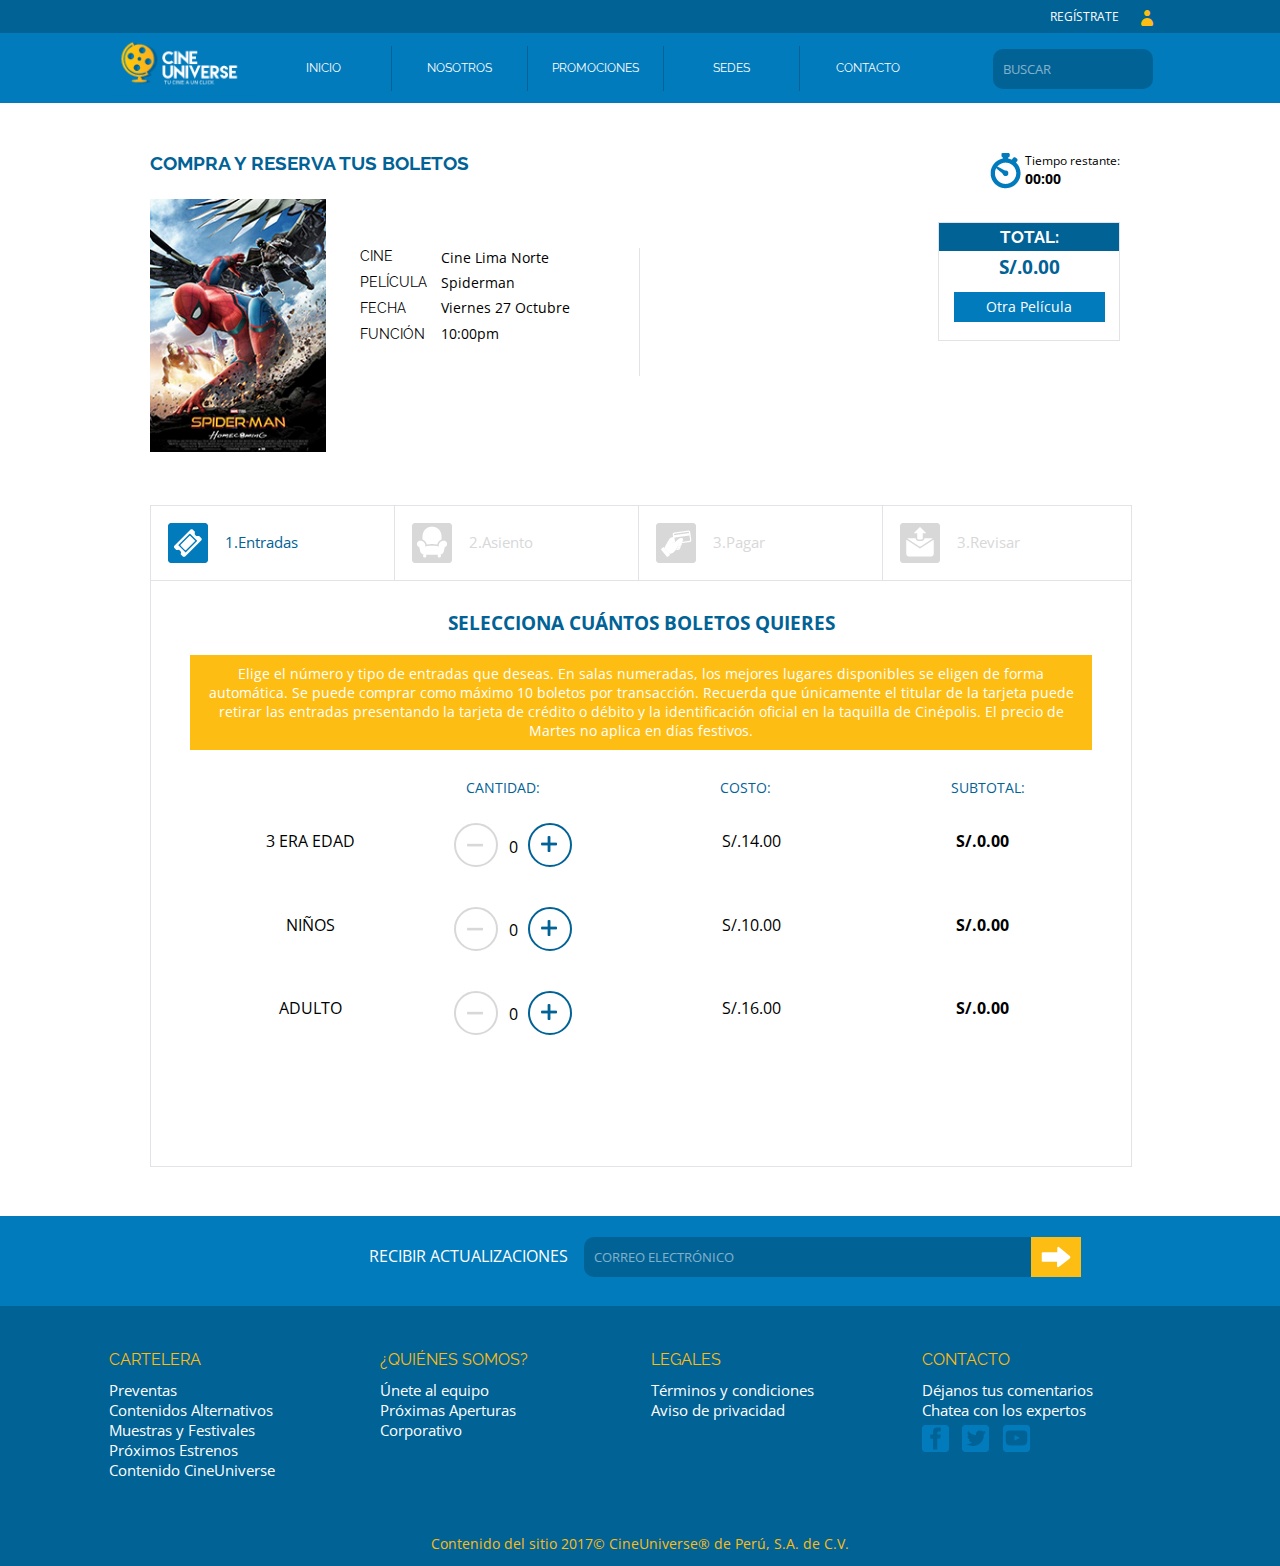
<file: proyectos/CineUniverse/comprar/comprar1.html>
<!doctype html>
<html>
<head>
<meta charset="utf-8">
<title>Cine Universe</title>
<link rel="stylesheet" href="../css/estilos.css">
<link rel="stylesheet" href="../css/style.css">
<link href="https://fonts.googleapis.com/css?family=Open+Sans:300" rel="stylesheet">
<link href="https://fonts.googleapis.com/css?family=Raleway:700" rel="stylesheet">


<script src="../js/jquery-3.2.1.js"></script>
<script src="../js/codigo.js"></script>
<script src="../js/asiento.js"></script>
<script src="../js/jquery-1.4.4.js"></script>
<script src="../js/menu_fijo.js"></script>
</head>

<body>

<div id="ventana">
<div id="centrar_ventana_sesion">
	<div id="contenedor_iniciar">
		<div id="linea_iniciar">
		<div id="cerrar"><img src="../img/cerrar.png" alt=""></div>
			<h2>CREAR UNA CUENTA</h2>
		</div>
		
		<div id="contenedor_iniciar_sesion">
		<div id="crear_cuenta">
		
		<div id="linea_cuenta">
		<div class="contenedor_input_sesion">
			<p class="n_formulario">Nombres</p>
			<input  class="c_formulario"  id="ipt_nombre" type="text" placeholder="Nombre Completo">
			<p class="letra_error1" id="nombre_input"></p><b class="triangulo" id="triangulo1">&#x25BC;</b>
        </div>
			
		<div class="contenedor_input_sesion">	
			<p class="n_formulario">Apellidos</p>
			<input class="c_formulario" id="ipt_apellido" type="text" placeholder="Apellido Completo">
			<p class="letra_error1" id="apellido_input"></p><b class="triangulo" id="triangulo2">&#x25BC;</b>
		</div>	
		
		<div class="contenedor_input_sesion">			
			<p class="n_formulario">Correo electrónico</p>
			<input class="c_formulario" id="ipt_correo" type="text" placeholder="Correo">
			<p class="letra_error1" id="correo_input">Correo Incorrecto</p><b class="triangulo">&#x25BC;</b>
		</div>	
			
		
		<div class="contenedor_input_sesion">
			<p class="n_formulario">Teléfono</p>
			<input class="c_formulario" id="ipt_telefono" type="text" placeholder="Teléfono">
			<p class="letra_error1" id="telefono_input">Telefono Incorrecto</p><b class="triangulo">&#x25BC;</b>
		</div>
		
		<div class="contenedor_input_sesion">	
			<p class="n_formulario">Contraseña</p>
			<input class="c_formulario" id="ipt_contrasena" type="text" placeholder="Contraseña">
            <p class="letra_error1" id="contrasena_input">Contraseña Incorrecta</p><b class="triangulo">&#x25BC;</b>
        </div> 
			
			<div id="aceptar_politica">
			<input id="check" type="checkbox">
			<p id="politica">He leído y acepto los Términos y Condiciones así como las Políticas de Privacidad de CineUniverse.</p>
			<input id="boton_cuenta" type="button" value="CREAR CUENTA">
			</div>
		</div>
		</div>
		<div class="ingresar_cuenta">
			<div class="informacion">
				<p>Con tu cuenta puedes:</p>
				<li>Guardar tus películas favoritas</li>
				<li>Acelerar la compra.</li>
				<li>Recibir ofertas especiales.</li>
				<input id="boton_creado" type="button" value="YA TENGO CUENTA">
			</div>
			
		</div>
		</div>
		
		
		<div id="contenedor_cuenta_creada">
		
		<div id="caja_iniciar">
		<div id="linea_cuenta2">
		<p class="n_formulario">Correo electrónico</p><input class="c_formulario2" id="correo_ingresar" type="text">
		<p class="letra_error" id="correo_error"></p>
		<p class="n_formulario">Contraseña</p><input  class="c_formulario2" id="contrasena_ingresar" type="text">
		<p class="letra_error" id="contrasena_error"></p>
		<input id="btn_entrar" type="button" value="ENTRAR">
		</div>
		</div>
		<div class="ingresar_cuenta">
	       <div class="informacion">
		        <p>Con tu cuenta puedes:</p>
				<li>Guardar tus películas favoritas</li>
				<li>Acelerar la compra.</li>
				<li>Recibir ofertas especiales.</li>
		<input id="btn_crear" type="button" value="CREAR CUENTA">	
		</div>
		</div>
		
		</div>
		
		
	</div>
</div>
</div>



<div id="asientos_completos">
    <div id="centrar_anuncio">
	<div id="caja_anuncio">
	<p>YA SELECCIONÓ TODAS LAS BUTACAS.</p>
	<div class="caja_butaca"><img src="../img/asiento_advertencia1.png" alt=""></div>
	<input id="aceptar_butacas" type="button" value="Aceptar">
	</div>	
	</div>
</div>

<div id="linea_sesion">
<div id="contenedor_sesion">	
    <span class="icon-user">
    </span>
	<p id="iniciar">REGÍSTRATE</p>
	
</div>
</div>

<nav>

<div id="contenedor_nav">
	<div id="contenedor_logo">
		<a href="../inicio.html"><img src="../img/logo.png" alt=""></a>
	</div>
	
	<div id="menu_movil2"><img src="../img/menu_movil-01.png" alt=""></div>	
	<div id="menu_movil"><img src="../img/menu_movil-01.png" alt=""></div>	
	
	<div id="contenedor_menu">
		<a class="menu_borde" href="../inicio.html"><p>INICIO</p></a>
		<a class="menu_borde" href="../inicio.html"><p>NOSOTROS</p></a>
		<a class="menu_borde1" id="btn_promociones" href="../cartelera.html"><p>PROMOCIONES</p></a>
		<div id="sub_menu1">
			<a class="submenu" href="../cartelera.html">COMPRAR</a>
			<a class="submenu" href="../preventa.html">PREVENTA</a>
		</div>
		<a class="menu_borde2" id="btn_sedes" href="#"><p>SEDES</p></a>
		<div id="sub_menu">
			<a class="submenu" href="../lima.html">LIMA</a>
			<a class="submenu" href="../provincia.html">PROVINCIA</a>
		</div>
		<a class="menu_borde" id="ocultar_linea_menu" href="../contacto.html"><p>CONTACTO</p></a>
	</div>
	
	<div id="contenedor_buscador">
	<input type="text" placeholder="BUSCAR">	
	</div>
</div>
	
</nav>

<div id="fondo_menu_movil">
<div id="nav_movil">
	<ul>
		<li><a href="../inicio.html">INICIO</a></li>
		<li><a href="../inicio.html">NOSOTROS</a></li>
		<li><a href="../cartelera.html">PROMOCIONES</a></li>
		<li><a href="../lima.html">SEDES</a></li>
		<li><a href="../contacto.html">CONTACTO</a></li>
	</ul>
</div>
</div>


<section id="contenedor_banner_pelicula">
	
<div id="contenedor_banner_reloj">
	
	<article id="caja_banner">
	<h3>COMPRA Y RESERVA TUS BOLETOS</h3>
	
		<div id="imagen_banner">
		<img src="../img/1.jpg" alt="">
		</div>
		
		
		<div id="contenedor_listar">	
		<div id="lista_info">
			<li>CINE</li>
			<li>PELÍCULA</li>
			<li>FECHA</li>
			<li>FUNCIÓN</li>
		</div>	
		<div id="lista_res">
			<li>Cine Lima Norte</li>
			<li>Spiderman</li>
			<li>Viernes 27 Octubre</li>
			<li>10:00pm</li>
		</div>
		</div>
		
	</article>
	
	<article id="total">
	
 
	
	<div id="contenedor_reloj">
		
		
		<div id="caja_tiempo">
		<p>Tiempo restante:</p>
		<h3>00:00</h3>
		</div>
		
		<div id="img_reloj">
		<img src="../img/reloj.png" alt="">
		</div>
		
		<div id="caja_total">
		    <h5>TOTAL:</h5>
			<h3 id="sumatotal">S/.0.00</h3>
			<p>Otra Película</p>
		</div>
		
	</div>
		
		
	
		
	</article>
	
	</div>
</section>

<section id="centrar_caja_boleto">
<section id="contenedor_boleto">
	
	<div id="contenedor_menu_boleto">
		<div class="subtema" id="subtema_entrada"><img src="../img/entrada.png" alt="">
		<p>1.Entradas</p>
		</div>
		
		<div class="subtema" id="subtema_asiento"><img src="../img/asiento2.png" alt="">
		<p>2.Asiento</p>
		</div>
		
		<div class="subtema" id="subtema_pagar"><img src="../img/pago1.png" alt="">
		<p>3.Pagar</p>
		</div>
		
		<div class="subtema" id="subtema_revisar"><img src="../img/recibir1.png" alt="">
		<p>3.Revisar</p>
		</div>
	</div>
	
	<div id="contenedor_cantidad_boleto">
	<h3>SELECCIONA CUÁNTOS BOLETOS QUIERES</h3>
	<div id="caja_texto_boleto">
		Elige el número y tipo de entradas que deseas. En salas numeradas, los mejores lugares disponibles se eligen de forma automática. Se puede comprar como máximo 10 boletos por transacción. Recuerda que únicamente el titular de la tarjeta puede retirar las entradas presentando la tarjeta de crédito o débito y la identificación oficial en la taquilla de Cinépolis. El precio de Martes no aplica en días festivos.
	</div>
	
	
	
		<div id="tema_tabla">
		    <li>SUBTOTAL:</li>
			<li>COSTO:	</li>
			<li>CANTIDAD:</li>
			
		</div>
		
		<div id="contenedor_categoria">
		
		<div class="categoria_boleto">
		
		<div class="cajas1_categorias">
		<p>3 ERA EDAD</p>
		</div>
		
		
		<div class="cajas2_categorias">
		
		<div class="contenedor_caja_conteo">		
		<div class="caja_menos" id="3erEdad_menos">
			<img src="../img/menos.png" alt="">
		</div>
		<p id="cant_3erEdad">0</p>
		<div class="caja_mas" id="3erEdad_mas">
			<img src="../img/suma.png" alt="">
		</div>
		</div>	
			
		</div>
		
		
		<div class="cajas3_categorias">
		<li>S/.14.00</li>
		</div>
		
		
		<div class="cajas4_categorias">
		<h4 id="total_3erEdad">S/.0.00</h4>
		</div>
		
		</div>
		
		<div class="categoria_boleto">
		
		<div class="cajas1_categorias">
		<p>NIÑOS</p>
		</div>
		
		<div class="cajas2_categorias">
		<div class="contenedor_caja_conteo">		
		<div class="caja_menos" id="niños_menos">
			<img src="../img/menos.png" alt="">
		</div>
		<p id="cant_niños">0</p>
		<div class="caja_mas" id="niños_mas">
			<img src="../img/suma.png" alt="">
		</div>
		</div>		
		</div>
		
		<div class="cajas3_categorias">
		<li>S/.10.00</li>
		</div>
		<div class="cajas4_categorias">
		<h4 id="total_niños">S/.0.00</h4>
		</div>
		
		</div>
		
		<div class="categoria_boleto">
		
		<div class="cajas1_categorias">
		<p>ADULTO</p>
		</div>
		
		<div class="cajas2_categorias">
		<div class="contenedor_caja_conteo">		
		<div class="caja_menos" id="adulto_menos">
			<img src="../img/menos.png" alt="">
		</div>
		<p id="cant_adulto">0</p>
		<div class="caja_mas" id="adulto_mas">
			<img src="../img/suma.png" alt="">
		</div>
		</div>		
		</div>
		<div class="cajas3_categorias">
		<li>S/.16.00</li>
		</div>
		<div class="cajas4_categorias">
		<h4 id="total_adulto">S/.0.00</h4>
		</div>
		
		</div>
		
		
		
		</div>
	<div id="centrar_btn_asiento">
	<div id="caja_elegir_asiento">Elige un lugar</div>
	</div>
	</div>
	
	<!----------------------------------------asiento-------------------------------------->
	
	<div id="contenedor_escoger_asiento">
		<h3>SELECCIONA TUS ASIENTOS</h3>
	
			
		<div id="texto_asiento">
			<p id="elegir_posicion_asiento"></p>
		
		</div>	
		
	
	
		<div id="contenedor_tipo_asiento">		
		
		<div id="centrar_asiento">
			<div class="tipo_asiento">
			<img src="../img/asiento_selecionado.png" alt="">
			<p>Selecionado</p>
			</div>
			
			<div class="tipo_asiento">
			<img src="../img/asiento.png" alt="">
			<p>Disponible</p>
			</div>
			
			<div class="tipo_asiento">
			<img src="../img/asiento_ocupado.png" alt="">
			<p>Ocupado</p>
			</div>
		</div>
		
		</div>
		
		
	
		
		<div id="contenedor_asiento">
		<div id="fila1">

		</div>
		
		<div id="fila2">
		</div>
		</div>
		
		
		
		<div id="contenedor_btn_asiento">
		<div id="boton_asiento">
			<p id="regresar">Regresar</p>
			<p id="pagar">Haz tu pago</p>
		</div>
		</div>
	</div>
	
	
	<!----------------------------------------pago-------------------------------------->
	
	<div id="contenedor_pagar">
		<h3>REALIZA TU PAGO</h3>
		<div id="contenedor_letras_formulario">
			<div class="caja_formulario"><p>Tipo de tarjeta:</p>
			</div>
			
			<div class="caja_formulario"><p>Nombre de la tarjeta:</p>
			</div>
			
			<div class="caja_formulario"><p>Nombre del titular de la tarjeta:</p>
			</div>
			
			<div class="caja_formulario"><p>Fecha de vencimiento:</p>
			</div>
			
			
			<div class="caja_formulario"><p>Correo electrónico:</p>
			</div>
			
			
			<div class="caja_formulario"><p>Número de documento</p>
			</div>
			
			</div>
			






<div id="contenedor_input_formulario">
			
			<div class="caja_input">
				<div class="tarjeta"><img src="../img/visa.png" alt=""></div>
				<div class="tarjeta"><img src="../img/visa_electron.png" alt=""></div>
				<div class="tarjeta"><img src="../img/mastercard.png" alt=""></div>
				<div class="tarjeta"><img src="../img/american.png" alt=""></div>
			</div>
			
			<div class="caja_input"><input type="text" placeholder="Numero de tarjeta">
			</div>
			
			<div class="caja_input"><input type="text" placeholder="Nombre del titular de la tarjeta">
            </div>  
               
             <div class="caja_input">  
                <select name="mes" id="mes">
                <option value="">Mes</option>
				<option value="">Enero</option>
				<option value="">Febrero</option>
				<option value="">Marzo</option>
				<option value="">Abril</option>
				<option value="">Mayo</option>
				<option value="">Junio</option>
				<option value="">Julio</option>
				<option value="">Agosto</option>
				<option value="">Septiembre</option>
				<option value="">Octubre</option>
				<option value="">Noviembre</option>
				<option value="">Diciembre</option>
			    </select>
			
			    <select name="año" id="tiempo">
			    <option value="">Año</option>
				<option value="">2028</option>
				<option value="">2027</option>
				<option value="">2026</option>
				<option value="">2025</option>
				<option value="">2024</option>
				<option value="">2023</option>
				<option value="">2022</option>
				<option value="">2021</option>
				<option value="">2020</option>
				<option value="">2019</option>
				<option value="">2018</option>
				<option value="">2017</option>
			    </select>
			
			    <p id="cvc_letra">CVC</p>
			    <input type="text" id="cvc">
			</div> 
			
			<div class="caja_input">
			<input type="text" placeholder="@ Email">
            </div>
		 
	        <div class="caja_input">
		    <select name="documento" id="seleccionar">
		        <option value="">Seleccionar</option>
				<option value="">Carne de extranjeria</option>
				<option value="">DNI</option>
				<option value="">Pasaporte</option>
				<option value="">RUT</option>
			</select>
			<input type="text" id="seleccionar_input">
			</div>
			
			</div>
			
		<div id="centrar_btn">
		<div id="btn_contenedor_pago">
			
			<div id="btn_regresar_pago">Regresar</div>
			<div id="btn_enviar_pago">Enviar</div>
			
		</div>
	    </div>
	</div>
	
<!--------------------------------------enviar-------------------------------------->
		
<div id="contenedor_enviar">
		<h3>REVISAR TU CORREO</h3>	
		
		<h4>Estimado cliente, gracias por usar el servicio de Cineticket de CineUniverse®. Los datos de su compra o reservación están indicados en su correo. Que disfrute su función.</h4>
</div>
	
	
</section>
 
 </section>
 

<footer>
    <div id="linea_footer">
     <div id="contenedor_linea">
       <div id="footer_derecha">
        <p id="letra_linea">RECIBIR ACTUALIZACIONES</p>
    	<input id="correo" type="text" placeholder="CORREO ELECTRÓNICO">
    	<input id="boton"  type="button" value="">
    	
    	</div>
    </div>	
    </div>
	
	<div id="contenedor_footer">
		
		<div class="pie">
		
			<li class="tema_footer">CARTELERA</li>
			<li><a href="#">Preventas</a></li>
			<li><a href="#">Contenidos Alternativos</a></li>
			<li><a href="#">Muestras y Festivales</a></li>
			<li><a href="#">Próximos Estrenos</a></li>
			<li><a href="#">Contenido CineUniverse</a></li>
			
		</div>
		<div class="pie">
			<li class="tema_footer">¿QUIÉNES SOMOS?</li>
			<li><a href="#">Únete al equipo</a></li>
			<li><a href="#">Próximas Aperturas</a></li>
			<li><a href="#">Corporativo</a></li>
			
		</div>
		<div class="pie">
			<li class="tema_footer">LEGALES</li>
			<li><a href="#">Términos y condiciones</a></li>
			<li><a href="#">Aviso de privacidad</a></li>
		</div>
		<div class="pie">
			<li class="tema_footer">CONTACTO</li>
			<li><a href="#">Déjanos tus comentarios</a></li>
			<li><a href="#">Chatea con los expertos</a></li>
			<div id="contenedor_red">
			<div class="red"><a href="https://es-la.facebook.com" target="_blank"><img src="../img/facebook.png" alt="" data-op="0"></a></div>
			<div class="red"><a href="https://twitter.com/?lang=es" target="_blank"><img src="../img/twitter.png" alt=""  data-op="1"></a></div>
			<div class="red"><a href="https://www.youtube.com/?hl=es-419&gl=PE" target="_blank"><img src="../img/youtube.png" alt=""  data-op="2"></a></div>
			</div>
		</div>
		
	</div>
	
	<div id="linea2_footer">
		<p>Contenido del sitio 2017©  CineUniverse® de Perú, S.A. de C.V.</p>
	</div>
	
</footer>


</body>
</html>
</file>
<file: css/estilos.css>
* {
  padding: 0px;
  margin: 0px;
}

nav {
  width: 100%;
  height: 100px;
  float: left;
  position: fixed;
  z-index: 5;
}
@media screen and (max-width: 800px) {
  nav {
    height: 60px;
    background-color: rgba(50, 71, 92, 0.9);
    border-bottom: 1px solid rgba(0, 0, 0, 0.1);
    box-shadow: 2px 2px 10px rgba(0, 0, 0, 0.1);
  }
}

.ancho {
  max-width: 1300px;
  width: 100%;
  margin: auto;
  position: relative;
}
@media screen and (max-width: 1440px) {
  .ancho {
    width: 80%;
  }
}

.caja-menu {
  width: 33.3%;
  float: left;
  height: 100px;
  text-align: center;
}
@media screen and (max-width: 800px) {
  .caja-menu {
    width: 100%;
    height: 60px;
  }
}

.icono-menu {
  display: none;
  color: white;
  float: right;
  line-height: 60px;
  font-size: 30px;
}
@media screen and (max-width: 800px) {
  .icono-menu {
    display: block;
  }
}

.caja-menu img {
  height: 100px;
  display: block;
  margin: auto;
}
@media screen and (max-width: 800px) {
  .caja-menu img {
    height: auto;
    width: 50%;
    float: left;
  }
}

.caja-menu ul {
  width: 100%;
  list-style: none;
  height: 100px;
  font-family: "Roboto", sans-serif;
  font-size: 18px;
}
.caja-menu ul li {
  width: 33.3%;
  float: left;
}
.caja-menu ul a {
  width: 100%;
  height: 100px;
  float: left;
  line-height: 100px;
  text-decoration: none;
  color: white;
  text-transform: uppercase;
}
@media screen and (max-width: 800px) {
  .caja-menu ul {
    height: auto;
  }
  .caja-menu ul a {
    height: 60px;
    line-height: 60px;
  }
}

.telefono {
  text-decoration: none;
  line-height: 100px;
  background-color: white;
  padding: 2% 4%;
  border-radius: 5px;
  color: #32475C;
  font-size: 20px;
  font-family: "Roboto", sans-serif;
}

#li-proyectos {
  cursor: pointer;
}

@media screen and (max-width: 800px) {
  .caja-menu-lista {
    width: 100%;
    height: auto;
    position: fixed;
    left: -600px;
    transition: 0.5s;
    top: 60px;
  }
  .caja-menu-lista ul li {
    width: 100%;
    background-color: #32475C;
    border-bottom: 1px solid rgba(255, 255, 255, 0.1);
  }

  .caja-menu-numero {
    display: none;
  }
}
.section-home {
  width: 100%;
  float: left;
  position: relative;
}
.section-home img {
  width: 100%;
  display: block;
}

.mensaje-portada {
  width: 100%;
  position: absolute;
  top: 400px;
  left: 0px;
}
.mensaje-portada h2 {
  color: white;
  font-family: "Rubik", sans-serif;
  font-size: 2.6vw;
}
.mensaje-portada p {
  color: white;
  font-family: "Roboto", sans-serif;
  font-size: 27px;
  margin-top: 1%;
}
.mensaje-portada a {
  color: white;
  text-decoration: none;
  background-color: #76B952;
  font-family: "Roboto", sans-serif;
  font-size: 0.7vw;
  padding: 12px 35px;
  display: inline-block;
  margin-top: 2%;
  text-transform: uppercase;
  border-radius: 5px;
  font-weight: 700;
  letter-spacing: 1px;
}
.mensaje-portada .btn-contactar {
  background-color: unset;
  border: 1px solid white;
  margin-left: 1%;
}
@media screen and (max-width: 1440px) {
  .mensaje-portada h2 {
    font-size: 3vw;
  }
  .mensaje-portada p {
    font-size: 20px;
  }
  .mensaje-portada a {
    font-size: 0.9vw;
  }
}
@media screen and (max-width: 800px) {
  .mensaje-portada {
    width: 78%;
    margin: 9%;
    margin-bottom: 0px;
    margin-top: 0px;
    padding: 2%;
    top: -30px;
    position: relative;
    background-color: white;
    box-shadow: 2px 2px 10px rgba(0, 0, 0, 0.1);
    text-align: center;
    padding-bottom: 6%;
    border-radius: 10px;
  }
  .mensaje-portada h2 {
    color: #32475C;
    text-align: center;
    font-size: 4vw;
    padding: 5%;
  }
  .mensaje-portada p {
    font-size: 14px;
    color: #32475C;
    margin-bottom: 2%;
  }
  .mensaje-portada a {
    font-size: 12px;
    padding: 10px 10px;
  }
  .mensaje-portada .btn-contactar {
    border: 1px solid #32475C;
    color: #32475C;
    margin-top: 5%;
  }
}

.body-home {
  background-color: #F5FAFC;
}

.contenedor-cajas {
  width: 100%;
  float: left;
  margin-top: -18%;
}
@media screen and (max-width: 800px) {
  .contenedor-cajas {
    margin-top: 0%;
  }
}

.section-cajas {
  width: 100%;
  margin: auto;
  display: grid;
  grid-template-columns: 32% 32% 32%;
  grid-column-gap: 2%;
}
@media screen and (max-width: 800px) {
  .section-cajas {
    grid-template-columns: 100%;
  }
}

.caja-concepto {
  background-color: white;
  border-radius: 16px;
  text-align: center;
  padding-bottom: 8%;
  margin-bottom: 30%;
  box-shadow: 2px 2px 10px rgba(0, 0, 0, 0.1);
}
@media screen and (max-width: 800px) {
  .caja-concepto {
    margin-bottom: 10%;
  }
}
.caja-concepto img {
  display: block;
  max-width: 240px;
  width: 100%;
  margin: auto;
}
.caja-concepto h2 {
  text-align: center;
  font-family: "Rubik", sans-serif;
  color: #32475C;
  font-size: 25px;
}
.caja-concepto p {
  text-align: center;
  padding: 15%;
  padding-top: 8%;
  font-size: 16px;
  font-family: "Roboto", sans-serif;
  line-height: 25px;
}
@media screen and (max-width: 800px) {
  .caja-concepto p {
    padding: 4%;
  }
}
.caja-concepto a {
  text-decoration: none;
  color: #76B952;
  font-family: "Roboto", sans-serif;
  font-weight: 700;
}

.proceso {
  width: 100%;
  float: left;
  margin-bottom: 5%;
}

.proceso-texto {
  width: 40%;
  float: left;
}
.proceso-texto img {
  max-width: 60px;
  width: 100%;
  display: block;
  margin-bottom: 5%;
}
.proceso-texto h2 {
  color: #32475C;
  font-family: "Rubik", sans-serif;
  font-size: 44px;
  margin-bottom: 10%;
}
.proceso-texto ul {
  list-style: none;
  font-family: "Roboto", sans-serif;
}
.proceso-texto li {
  width: 100%;
  float: left;
  font-size: 15px;
  margin-bottom: 5%;
}
.proceso-texto li i {
  width: 5%;
  color: #76B952;
  margin-right: 2%;
  float: left;
}
.proceso-texto li p {
  width: 90%;
  float: left;
}
.proceso-texto h3 {
  color: #32475C;
  font-family: "Roboto", sans-serif;
  font-weight: 700;
  font-size: 23px;
  margin-top: 10%;
  float: left;
}
.proceso-texto h3 label {
  color: #76B952;
}
@media screen and (max-width: 800px) {
  .proceso-texto {
    width: 100%;
  }
  .proceso-texto h2 {
    text-align: center;
  }
  .proceso-texto h3 {
    text-align: center;
    margin-bottom: 10%;
  }
  .proceso-texto img {
    margin: auto;
  }
}

.proceso-img {
  width: 60%;
  float: left;
}
.proceso-img img {
  width: 100%;
  display: block;
}
@media screen and (max-width: 800px) {
  .proceso-img {
    width: 100%;
  }
}

.portafolio {
  width: 100%;
  float: left;
  text-align: center;
}
.portafolio h2 {
  text-align: center;
  font-family: "Rubik", sans-serif;
  font-size: 44px;
  color: #32475C;
  margin-bottom: 2%;
}
.portafolio p {
  text-align: center;
  font-family: "Roboto", sans-serif;
  line-height: 20px;
}

.icono-portafolio {
  max-width: 60px;
  width: 100%;
  display: block;
  margin: auto;
  margin-bottom: 2%;
}

.contenedor-portafolio {
  display: grid;
  grid-template-columns: 32% 32% 32%;
  grid-column-gap: 2%;
  margin-top: 3%;
  margin-bottom: 3%;
}
@media screen and (max-width: 800px) {
  .contenedor-portafolio {
    grid-template-columns: 100%;
    margin-bottom: 0%;
  }
}

.caja-portafolio {
  box-shadow: 2px 2px 10px rgba(0, 0, 0, 0.1);
  overflow: hidden;
  border-radius: 15px;
}
.caja-portafolio a {
  width: 100%;
  float: left;
}
.caja-portafolio img {
  width: 100%;
  display: block;
}
@media screen and (max-width: 800px) {
  .caja-portafolio {
    margin-bottom: 10%;
  }
}

.btn {
  color: white;
  text-decoration: none;
  background-color: #76B952;
  font-family: "Roboto", sans-serif;
  font-size: 0.7vw;
  padding: 1% 4%;
  display: inline-block;
  margin-top: 1%;
  text-transform: uppercase;
  border-radius: 5px;
  font-weight: 700;
  letter-spacing: 1px;
  border: none;
  outline: none;
  cursor: pointer;
}
@media screen and (max-width: 1440px) {
  .btn {
    font-size: 1vw;
    padding: 1.5% 4%;
  }
}
@media screen and (max-width: 800px) {
  .btn {
    font-size: 2.8vw;
    padding: 3% 8%;
    margin-top: 0%;
  }
}

.datos-home {
  width: 100%;
  float: left;
  margin-top: 5%;
}

.datos-home-img {
  width: 40%;
  float: left;
}
.datos-home-img img {
  width: 100%;
  display: block;
}
@media screen and (max-width: 800px) {
  .datos-home-img {
    width: 100%;
  }
}

.contenedor-datos {
  width: 60%;
  float: left;
  display: grid;
  grid-template-columns: 33% 33% 33%;
  text-align: center;
  margin-top: 10%;
}
@media screen and (max-width: 800px) {
  .contenedor-datos {
    width: 100%;
  }
}

.caja-datos {
  padding: 10%;
}
.caja-datos h3 {
  font-family: "Rubik", sans-serif;
  color: #32475C;
  font-size: 44px;
}
.caja-datos p {
  font-family: "Roboto", sans-serif;
  color: #32475C;
  opacity: 0.9;
  font-size: 16px;
}

.logos {
  width: 100%;
  float: left;
  padding-top: 5%;
  padding-bottom: 5%;
}
.logos img {
  width: 16.5%;
  float: left;
  display: block;
  opacity: 0.5;
}

.contenedor-logos {
  width: 65%;
  margin: auto;
}
@media screen and (max-width: 800px) {
  .contenedor-logos {
    width: 100%;
  }
}

footer {
  width: 100%;
  height: auto;
  float: left;
  position: relative;
}
footer img {
  width: 100%;
  display: block;
}
@media screen and (max-width: 800px) {
  footer {
    background: #141E30;
    /* fallback for old browsers */
    background: -webkit-linear-gradient(to right, #243B55, #141E30);
    /* Chrome 10-25, Safari 5.1-6 */
    background: linear-gradient(to right, #243B55, #141E30);
    /* W3C, IE 10+/ Edge, Firefox 16+, Chrome 26+, Opera 12+, Safari 7+ */
    padding-top: 10%;
    padding-bottom: 10%;
  }
  footer img {
    display: none;
  }
}

.contenedor-footer {
  width: 100%;
  float: left;
  position: absolute;
  top: 20%;
}
@media screen and (max-width: 800px) {
  .contenedor-footer {
    position: relative;
  }
}

.datos-footer {
  text-align: center;
}
.datos-footer h2 {
  color: white;
  font-family: "Rubik", sans-serif;
  font-size: 44px;
}
.datos-footer input {
  max-width: 500px;
  width: 100%;
  margin-top: 4%;
  margin-bottom: 3%;
  height: 40px;
  border-radius: 5px;
  text-align: center;
  font-size: 15px;
  font-family: "Roboto", sans-serif;
  outline: none;
  border: none;
  padding: 1%;
  padding-left: 0px;
  padding-right: 0px;
}
@media screen and (max-width: 1440px) {
  .datos-footer input {
    width: 50%;
    height: 40px;
    margin-top: 2%;
    margin-bottom: 2%;
  }
}
@media screen and (max-width: 800px) {
  .datos-footer input {
    width: 100%;
    height: 35px;
    margin-top: 10%;
    margin-bottom: 10%;
  }
}

.icono-footer {
  max-width: 60px;
  width: 100%;
  display: block;
  margin: auto;
  margin-bottom: 2%;
}

.div-input {
  width: 100%;
  float: left;
}

.footer-creditos {
  width: 100%;
  float: left;
  color: white;
  text-align: center;
  font-family: "Roboto", sans-serif;
  font-size: 14px;
  position: absolute;
  bottom: 0px;
  padding-top: 2%;
  padding-bottom: 2%;
}
.footer-creditos a {
  color: white;
}
.footer-creditos i {
  font-size: 20px;
  margin: 2%;
}
@media screen and (max-width: 800px) {
  .footer-creditos {
    position: relative;
  }
}

.footer-creditos div {
  width: 33.3%;
  float: left;
}
@media screen and (max-width: 800px) {
  .footer-creditos div {
    width: 100%;
    margin-top: 5%;
  }
}

.fondo-contacto {
  width: 100%;
  position: absolute;
  top: 0px;
  left: 0px;
  height: 51%;
  background: #141E30;
  /* fallback for old browsers */
  background: -webkit-linear-gradient(to right, #243B55, #141E30);
  /* Chrome 10-25, Safari 5.1-6 */
  background: linear-gradient(to right, #243B55, #141E30);
  /* W3C, IE 10+/ Edge, Firefox 16+, Chrome 26+, Opera 12+, Safari 7+ */
}

.section-contacto {
  width: 100%;
  height: auto;
  float: left;
}

.caja-contacto {
  width: 100%;
  float: left;
  margin-top: 200px;
}
@media screen and (max-width: 800px) {
  .caja-contacto {
    margin-top: 100px;
  }
  .caja-contacto .ancho {
    width: 100%;
  }
}

.caja-formulario {
  width: 50%;
  background-color: white;
  float: left;
  border-radius: 5px;
  overflow: hidden;
  box-shadow: rgba(0, 0, 0, 0.1) 2px 2px 10px;
  padding-bottom: 3%;
  margin-bottom: 5%;
}
.caja-formulario input {
  width: 36%;
  height: 30px;
  margin: 5%;
  margin-bottom: 2.5%;
  margin-top: 2.5%;
  border: none;
  float: left;
  background-color: #f4f4f6;
  padding: 2%;
  font-family: "Roboto", sans-serif;
}
.caja-formulario textarea {
  width: 86%;
  margin: 5%;
  margin-top: 2.5%;
  padding: 2%;
  resize: none;
  background-color: #f4f4f6;
  border: none;
  font-family: "Roboto", sans-serif;
}
.caja-formulario .input-file {
  width: 100%;
  padding-left: 0px;
  padding-right: 0px;
  margin-top: 0px;
  margin-left: 0px;
  margin-right: 0px;
  height: 35px;
  opacity: -1;
  position: relative;
}
.caja-formulario .caja-file {
  width: 96%;
  height: 35px;
  padding: 2%;
  float: left;
  background-color: #f4f4f6;
  position: absolute;
  left: 0px;
  top: 0px;
}
.caja-formulario .caja-file p {
  font-family: "Roboto", sans-serif;
  text-align: center;
  line-height: 35px;
  font-size: 14px;
  color: gray;
}
.caja-formulario .caja-file p i {
  font-size: 20px;
  margin-right: 2%;
}
.caja-formulario .contenedor-file {
  width: 90%;
  margin: auto;
  position: relative;
}
.caja-formulario .p-consultar {
  font-family: "Roboto", sans-serif;
  width: 90%;
  margin: auto;
  font-size: 12px;
  text-align: center;
}
@media screen and (max-width: 800px) {
  .caja-formulario {
    width: 90%;
    margin: 5%;
    margin-bottom: 10%;
  }
  .caja-formulario input {
    width: 86%;
  }
}

.mensaje-portada-contacto {
  width: 50%;
  height: auto;
  float: left;
  color: white;
}
.mensaje-portada-contacto i {
  color: white;
}
.mensaje-portada-contacto h2 {
  font-family: "Rubik", sans-serif;
  font-size: 2vw;
  margin-bottom: 2%;
}
.mensaje-portada-contacto p {
  font-family: "Roboto", sans-serif;
  width: 70%;
}
@media screen and (max-width: 800px) {
  .mensaje-portada-contacto {
    width: 100%;
  }
  .mensaje-portada-contacto h2 {
    font-size: 5vw;
    text-align: center;
  }
  .mensaje-portada-contacto p {
    width: 90%;
    padding: 5%;
    float: left;
    text-align: justify;
  }
}

.redes-contacto {
  margin-top: 15%;
  padding: 2%;
  padding-left: 0px;
}
.redes-contacto i {
  font-size: 2vw;
  padding: 2%;
}
@media screen and (max-width: 1440px) {
  .redes-contacto {
    margin-top: 9%;
  }
}
@media screen and (max-width: 800px) {
  .redes-contacto {
    text-align: center;
  }
  .redes-contacto i {
    font-size: 6vw;
  }
}

.caja-mensaje-contacto {
  width: 90%;
  float: left;
  padding: 5%;
  margin-bottom: 2.5%;
  background-color: #f4f4f6;
}
.caja-mensaje-contacto p {
  width: 100%;
  font-family: "Roboto", sans-serif;
  float: left;
}
.caja-mensaje-contacto i {
  font-size: 30px;
  color: #32475C;
  float: left;
  margin-right: 2%;
  margin-top: -5px;
}
@media screen and (max-width: 800px) {
  .caja-mensaje-contacto p {
    font-size: 12.5px;
  }
  .caja-mensaje-contacto i {
    margin-top: 0px;
  }
}

.btn-enviar {
  width: 90%;
  margin: 5%;
  margin-top: 2.5%;
  padding: 2.5%;
}
@media screen and (max-width: 800px) {
  .btn-enviar {
    padding: 5% 2.5%;
  }
}

.datos-contacto {
  width: 100%;
  float: left;
  background-color: white;
  color: #32475C;
}
.datos-contacto h2 {
  font-family: "Rubik", sans-serif;
  margin-bottom: 5%;
  margin-top: 5%;
  float: left;
  width: 100%;
  color: #32475C;
}
.datos-contacto li {
  list-style: none;
  font-family: "Roboto", sans-serif;
  line-height: 25px;
}
@media screen and (max-width: 800px) {
  .datos-contacto {
    width: 90%;
    padding: 5%;
    border-bottom: 1px solid rgba(0, 0, 0, 0.1);
  }
  .datos-contacto h2 {
    margin-top: 0px;
  }
}

.footer-contacto {
  width: 100%;
  float: left;
  height: auto;
  background: #141E30;
  /* fallback for old browsers */
  background: -webkit-linear-gradient(to right, #243B55, #141E30);
  /* Chrome 10-25, Safari 5.1-6 */
  background: linear-gradient(to right, #243B55, #141E30);
  /* W3C, IE 10+/ Edge, Firefox 16+, Chrome 26+, Opera 12+, Safari 7+ */
}
.footer-contacto .footer-creditos {
  position: unset;
}
.footer-contacto .footer-creditos p {
  line-height: 40px;
}

/*# sourceMappingURL=estilos.css.map */
</file>
<file: proyectos/CineUniverse/css/estilos.css>
@charset "utf-8";
/* CSS Document */

*{
	padding: 0px;
	margin: 0px;
}


#linea_sesion{
	background-color: #016296;
	width: 100%;
	height: 33px;
	float: left;

}

#contenedor_sesion{
	
	max-width: 1068px;
	height: 33px;
	margin: auto;
	
	
}

#iniciar{
	color: white;
	float: right;
	font-family: 'Open Sans', sans-serif;
	font-size: 12px;
	margin-right:2%;
	margin-top: 8px;
	cursor: pointer;
}

nav{
	width: 100%;
	height: 70px;
	background-color: #017bbc;
	float: left;
	
	
}

#sub_menu{
	background-color: brown;
	width: 15%;
	position: absolute;
	z-index: 80;
	left: 58.29%;
	top: 78%;
	display: none;
}

#sub_menu1{
	background-color: brown;
	width: 15%;
	position: absolute;
	z-index: 80;
	left: 38.9%;
	top: 78%;
	display: none;
}


.submenu{
	color: white;
	width: 100%;
	height: 40px;
	float: left;
	text-decoration: none;
	font-family: 'Raleway', sans-serif;
	font-size: 12px;
	padding-right:  15px;
	padding-left: 15px;
	text-align: center;
	margin-top: -0.5%;
	background-color: #016296;
	border-bottom: 1px solid #017bbc;
	padding-top: 20%;
}

#contenedor_nav{
	
	max-width: 1068px;
	height: auto;
	margin: auto;
	margin-top: 16px;
}



#contenedor_logo{
	
	width: 150px;
	height: 32px;
	float: left;
	margin-top: -15px;
	
}

#contenedor_logo img{
	width: 100%;

}


#menu_movil{
	display: none;
}

#menu_movil2{
	display: none;
}


#menu_movil img{
	width: 100%;

}

#menu_movil2 img{
	width: 100%;

}

#contenedor_menu{
	
	width: 700px;
	height: 70px;
	float: left;
	position: relative;
}

.menu_borde,.menu_borde1,.menu_borde2{
	color: white;
	width: 15%;
	height: 45px;
	float: left;
	text-decoration: none;
	/*font-family: 'Raleway', sans-serif;*/
	font-family: 'Raleway', sans-serif;
	font-size: 12px;
	
	padding-right:  15px;
	padding-left: 15px;
	text-align: center;
	margin-top: -0.5%;
    border-right: 1px solid #016296;
}

#ocultar_linea_menu{
	border-right: none;
}

#contenedor_menu p{
	margin-top: 15%;
}

#contenedor_buscador{
	width: 18%;
	height: 48px;
	float: right;
	margin-right:2%;
}

#contenedor_buscador input{
    width: 150px;
	height: 40px;
	border-radius: 10px;
	border: none;
	padding: 0 0 0 10px;
	font-family: 'Open Sans', sans-serif;
	outline: none;
	background-color: #016296;
	float: right;
	color: white;
}

#contenedor_buscador input::placeholder {
   color: white;
   opacity: 0.5;
}


#nav_movil{
	display: none;
}


#section_inicio{
		height: 680px;
	}
	
#centrar_section_contacto{
	max-width: 980px;
	margin: auto;
}

#contenedor_contacto{
	width: 100%;
	height: auto;
	float: left;
}

#contenedor_contacto h3{
	margin-top: 3%;
	margin-bottom: 3%;
	font-family: 'Raleway', sans-serif;
	font-size: 30px;
	color: #016296;
}

#letras_contacto{
	width: 50%;
	float: left;
}

#especificacion_contacto{
    font-family: 'Open Sans', sans-serif;
	font-size: 14px;
	margin-bottom: 5%;
	text-align: justify;
	margin-right: 10%;
	
}

.letra_contacto1{
	font-family: 'Raleway', sans-serif;
    font-size: 28px;
	margin-bottom: 3%;
	color: #016296;
}

.letra_contacto{
	width: 80%;
	float: left;
	padding-top:  2.5%;
	padding-bottom: 4.5%;
	margin-left: 4%;
	margin-bottom: 2%;
    font-family: 'Open Sans', sans-serif;
	font-size: 14px;
}

.letra_contacto b{
	color: #016296;
}

.img_contacto{
	width: 9%;
	float: left;
	margin-bottom: 2%;
}

.img_contacto img{
	width: 100%;
}

#input_contacto{
	width: 50%;
	float: left;
}

.input_contacto{
	width: 98%;
	height: 35px;
	margin-bottom: 5%;
	outline: none;
	border-radius: 5px;
	border: 1px solid #016296;
	padding: 0 0 0 10px;
	color: #016296;
}

#input_contacto textarea{
	width: 100%;
	height: 200px;
	margin-bottom: 5%;
	resize: none;
	border-radius: 5px;
	border: 1px solid #016296;
}

#check_input{
	width: 20px;
	height: 20px;
	margin-bottom: 2%;
	float: left;
	margin-right: 2%;
}

#contenedor_btn_contacto{
	width: 100%;
	float: left;
}

#btn_contacto{
	width: 15%;
    color: white;
    font-family: 'Open Sans', sans-serif;
    background-color: #016296;
    border: none;
    outline: none;
    font-size: 12px;
    padding: 2%;
    cursor: pointer;
    margin-top: 2%;
    border-radius: 5px;
	margin-bottom: 5%;
	float: left;
}

#letra_check{
	height: 20px;
	float: left;
}

#input_contacto p{
  font-family: 'Open Sans', sans-serif;
  font-size: 14px;
  margin-bottom: 1%;
}


#mapa{
	width: 100%;
	height: auto;
	float: left;
}

#mapa iframe{
	width: 100%;
	display: block;
}

footer{
	width: 100%;
	height: auto;
	background-color: #016296;
	float: left;
	clear: both;
}


#linea_footer{
	width: 100%;
	background-color: #017bbc;
	height: 90px;
}

#contenedor_linea{
	max-width: 1084px;
	margin: auto;
}

#footer_derecha{
	float: right;
	width: 75%;
	
}

#letra_linea{
	float: left;
	margin-top: 3.5%;
	color: white;
	font-family: 'Open Sans', sans-serif;
	margin-right: 2%;
}

#correo{
	width: 445px;
	height: 40px;
	margin-top: 2.5%;
	border: none;
	outline: none;
	border-radius: 10px;
	padding: 0 0 0 10px;
	float: left;
	background-color: #016296;
	color: white;
	font-family: 'Open Sans', sans-serif;
}

#correo::placeholder {
    color: white;
    opacity: 0.5;
}

#contenedor_footer{
	max-width: 1084px;
	height: auto;
	background-color: #016296;
	margin: auto;
	}
	
	
.pie{
	width: 25%;
	height: 150px;
	float: left;
	margin-top: 4%;
	margin-bottom: 2%;
	}

.tema_footer{
	margin-bottom: 4%;
	color: #FDBD13;
}


.pie li{
	list-style: none;
	font-family: 'Raleway', sans-serif;
	margin-left: 4%;
}

.pie a{
	text-decoration: none;
	color: white;
	font-family: 'Open Sans', sans-serif;
	font-size: 15px;
}

#boton{
	width: 50px;
	height: 40px;
	margin-left: -1%;
	border: none;
	outline: none;
	cursor: pointer;
	margin-top: 2.5%;
	float: left;
	background-color: #FDBD13;
	font-family: 'Open Sans', sans-serif;
	color: white;
	position: relative;
	background-image: url(../img/flecha.png)
}

#contenedor_red{
	width: 100%;
	height: 50px;
	margin: auto;
	
	}

.red{
	width: 27px;
	height: 27px;
	
	float: left;
	margin-left: 4%;
	margin-right: 1%;
	margin-top: 2%;
}



#linea2_footer {
	width: 100%;
	clear: both;
}


#linea2_footer p{
	text-align: center;
	font-family: 'Open Sans', sans-serif;
	font-size: 14px;
	color: #FDBD13;
	padding: 1%;
}


#header_inicio{
	max-width: 1920px;
	width: 100%;
	margin: auto;
	height: auto;
	overflow:hidden;
	
}

#contenedor_banner{
  margin: auto;
  width: 100%;
  position: relative;
  overflow: hidden;
}

#banner{
  display: flex;
  width: 400%;
}


.caja_slider{
	width: 100%;
	float: left;
	position: relative;
}

.slider{
  display: block;
  width: 100%;
  height: 100%;
  position: relative;
}


#letra_banner0{
	width: 50%;
	font-size: 50px;
	color: white;
	font-family: 'Raleway', sans-serif;
	left: 37%;
	top: 35%;
	position: absolute;
	text-shadow: 2px 2px 4px black;
}

#letra_banner0 b{
	width: 50%;
	font-size: 14px;
	color: white;
	font-family: 'Open Sans', sans-serif;
	position: absolute;
	margin-left: 20%;
}

#letra_banner1{
	width: 30%;
	font-size: 50px;
	color: white;
	font-family: 'Raleway', sans-serif;
	left: 9%;
	top: 15%;
	position: absolute;
	text-shadow: 2px 2px 4px black;
}



#letra_banner2{
	width: 50%;
	font-size: 50px;
	color: white;
	font-family: 'Raleway', sans-serif;
	right: 7%;
	top: 9%;
	position: absolute;
	text-shadow: 2px 2px 4px black;
}

#letra_banner3{
	width: 50%;
	font-size: 50px;
	color: white;
	font-family: 'Raleway', sans-serif;
	left: 9%;
	top: 9%;
	position: absolute;
	text-shadow: 2px 2px 4px black;
}


.btn_prev, .btn_next {
  width: 40px;
  height: 40px;
  background: rgba(1, 98, 150, 0.7);
  position: absolute;
  top: 45%;
  line-height: 40px;
  font-size: 30px;
  text-align: center;
  border-radius: 5px;
  cursor: pointer;
}


.btn_prev:hover, .btn_next:hover {
  background: rgba(1, 98, 150, 1);
  box-shadow:rgba(0,0,0,.5) 1px 1px 1px;
}

.btn_prev {
  left: 10px;
}

.btn_next {
  right: 10px;
}


#boton_cartelera{
	width: auto;
	float: left;
	background-color: #FDBD13;
	border-radius: 7px;
	position: absolute;
	top: 80%;
	right: 15%;
	padding: 0.7%;
}

#ver_cartelera{
    font-family: 'Raleway', sans-serif;
	text-decoration: none;
	color: white;
}


#section_inicio{
	width: 100%;
	height: auto;
	margin-top: 2%;
	margin-bottom: 2%;
	float: left;
	
}



#contenedor_section{
	max-width: 980px;
	height: auto;
	margin: auto;
	
}



#contenedor_boton{
	width: 100%;
	height: auto;
	float: left;
	margin-bottom: 2%;
}

#cartelera button{
	width: 19%;
	height: 40px;
	float: left;
	margin-right: 1%;
	background-color: #FDBD13;
	border: none;
	color: white;
	outline: none;
	font-family: 'Raleway', sans-serif;
	font-size: 12px;
	cursor: pointer;
}

#estrenos button{
	width: 19%;
	height: 40px;
	float: left;
	background-color: #016296;
	border: none;
	color: white;
	outline: none;
	font-family: 'Raleway', sans-serif;
	font-size: 12px;
	cursor: pointer;
}


.pelicula{
	width: 19%;
	height: auto;
	margin-right: 1%;
	margin-bottom: 3%;
	float: left;
	
}

.pelicula:hover .portada_img{
	transform: perspective(600px) rotateY(180deg);
	
}

.centrar_portada{
	width: 70%;
	margin: auto;
}

.portada_img{
	width: 100%;
	height: auto;
	transition: all ease .5s;
	transform-style: preserve-3d;
	transform: perspective(600px) rotateY(0deg);
}



.portada_img img{
	display: block;
	width: 100%;
	height: 100%;
	position: relative;
	transition: all ease .5s;
}

.portada_letra{
	text-align: center;
	color: white;
	font-family: 'Raleway', sans-serif;
	width: 100%;
	height: 100%;
	position: absolute;
	top: 0;
	transform: perspective(600px) rotateY(180deg);
	backface-visibility: hidden;
	overflow: auto;
	transition: all ease .5s;
    background-color: #017bbc;
	
}




.entrada{
	width: 100%;
	margin-top: 70%;
	height: auto;
	cursor:pointer;
	float: left;
}

.entrada a{
	text-decoration: none;
	border-radius: 10px;
	float: left;
	padding: 5%;
	background-color: #FDBD13;
	color: white;
	font-size: 12px;
	
}


.entrada a:hover{
	box-shadow:rgba(0,0,0,.5) 1px 1px 1px;
}

.nombre_pelicula{
	color: white;
	text-align: center;
	font: bold 13px Arial;
	padding: 5%;
	background-color: #FDBD13;
	cursor: pointer;
}

#section_compras{
	background-color: #FDBD13;
	width: 100%;
	height: auto;
	float: left;
	padding-top: 2%;
}

#letras_compra{
	float: left;
	width: 25%;
	margin-left: 30%;
	margin-right: 10%;
}

#letras_compra p{
	margin-top: 8%;
	margin-bottom: 10%;
	text-align: center;
	color: white;
	font-family: 'Raleway', sans-serif;
	font-size: 37px;
	
} 

#letras_compra a{
	text-align: center;
	color: white;
	font-family: 'Raleway', sans-serif;
	font-size: 14px;
	text-decoration: none;
	background-color: #016296;
	padding: 4.5%;
	border-radius: 5px;
	margin-left: 35%;	
	
		
} 

#img_compra{
	width: 20%;
	margin-right: 10%;
	float: left;
} 


#img_compra img{
	width: 100%;
	display: block;
}

#ventana{
	width: 100%;
	background-color: rgba(0,0,0,.8);
	float: left;
	height: 100%;
	position: fixed;
	z-index: 10;
	display: none;
}

#asientos_completos{
	width: 100%;
	background-color: rgba(0,0,0,.8);
	float: left;
	height: 100%;
	position: fixed;
	z-index: 10;
	display: none;
}

#centrar_anuncio{
	width: 40%;
	margin: auto;
}

#caja_anuncio{
	width: 100%;
	height: auto;
	float: left;
	margin: auto;
    background-color: #017bbc;
	box-shadow: rgba(0,0,0,.5) 1px 1px 1px;
	margin-top: 25%;
	padding-bottom: 2%;
	border-radius: 5px;
}

#caja_anuncio p{
	text-align: center;
	color: white;
	font-size: 30px;
    font-family: 'Raleway', sans-serif;
	background-color: #016296;
	padding-top: 2%;
	padding-bottom: 2%;

}


.caja_butaca{
	width: 100%;
	margin-top: 1%;
	float: left;
}

.caja_butaca img{
	width: 30%;
    margin-left: 35%;
}

#caja_anuncio input{
	width: 14%;
	color: white;
	font-family: 'Open Sans', sans-serif;
	background-color: #016296;
	border: none;
	outline: none;
	font-size: 12px;
	padding: 2%;
	cursor: pointer;
	margin-top: 2%;
	border-radius: 10px;
	margin-bottom: 2%;
	margin-left: 44%;
}

#centrar_ventana_sesion{
	width: 40%;
	margin: auto;
}

#contenedor_iniciar{
	width: 100%;
	height: 550px;
	float: left;
	margin: auto;
	background-color: #017bbc;
	margin-top: 15%;
	padding-bottom: 2%;
	border-radius: 5px;
    box-shadow: rgba(0,0,0,.5) 1px 1px 1px;

}

#linea_iniciar{
	width: 100%;
	float: left;
	height: 60px;
	background-color: #016296;
	border-radius: 5px;
}

#linea_iniciar h2{
	text-align: center;
	color: white;
	font-family: 'Raleway', sans-serif;
	margin-top: 16px;
	
}

#cerrar{
	float: right;
	margin-right: 2%;
	margin-top: 12px;
	cursor: pointer;
}

#crear_cuenta{
	width: 60%;
	float: left;
	margin-top: 3%;
}

.ingresar_cuenta{
	width: 40%;
	float: left;
}

.n_formulario{
	font-family: 'Open Sans', sans-serif;
	margin-left: 4%;
	color: white;
	margin-bottom: 1%;
	font-size: 12px;
}



.c_formulario{
	width: 80%;
	height: 40px;
	margin-left: 4%;
	font-family: 'Open Sans', sans-serif;
	outline: none;
	border: none;
    padding: 0 0 0 10px;
	border-radius: 10px;
	margin-bottom: 2%;
}

.c_formulario2{
	width: 80%;
	height: 50px;
	margin-left: 4%;
	font-family: 'Open Sans', sans-serif;
	outline: none;
	border: none;
    padding: 0 0 0 10px;
	border-radius: 10px;
	margin-bottom: 2%;
}

.c_formulario::placeholder {
	color: #4E4A49;
}

.contenedor_input_sesion{
	width: auto;
	height: auto;
	position: relative;
}

.letra_error1{
	width: 35%;
	color: white;
	background-color: #FDBD13;
    font-family: 'Open Sans', sans-serif;	
	font-size: 15px;
	top: -5%;
	right: 5%;
	padding: 1%;
	position: absolute;
	text-align: center;
	border-radius: 5px;
	box-shadow:rgba(0,0,0,.5) 1px 1px 1px;
	display: none;
}



.triangulo{
	color:#FDBD13;
	position: absolute;
	right: 32%;
	top: 32%;
	display: none;
}



.letra_error{
	color: #FDBD13;
	margin-left: 4%;
	font-family: 'Raleway', sans-serif;
	font-size: 15px;
	margin-bottom: 1%;
}

#aceptar_politica{
	float: left;
	width: 87%;
	margin-left: 4%;
}

#check{
	float: left;
	width: 19px;
	height: 19px;
	margin-top: 2%;
	margin-right: 1%;
}


#politica{
	color: white;
	font-family: 'Open Sans', sans-serif;
	font-size: 12px;
	margin-top: 2%;
	margin-right: 4%;
}

#boton_cuenta{
	float: right;
	margin-right: 5%;
	color: white;
	font-family: 'Open Sans', sans-serif;
	background-color: #016296;
	border: none;
	outline: none;
	font-size: 12px;
	padding: 3%;
	cursor: pointer;
	margin-top: 2%;
	border-radius: 10px;
}

.informacion{
	margin-top: 30%;
	margin-left: 8%;
	font-family: 'Open Sans', sans-serif;
}


.informacion p{
	color: white;
	font-size: 17px;
	margin-bottom: 3%;
}

.informacion li{
	font-size: 14px;
	color: white;
}

#boton_creado{
	color: white;
	font-family: 'Open Sans', sans-serif;
	background-color: #016296;
	border: none;
	outline: none;
	font-size: 12px;
	padding: 3%;
	cursor: pointer;
	margin-top: 2%;
	border-radius: 10px;

}

#linea_cuenta{
	border-right: 1px solid white;
	float: left;
	width: 100%;
	height: auto;
}


#contenedor_cuenta_creada{
	width: 100%;
	float: left;
	display: none;
}

#caja_iniciar{
	width: 60%;
	float: left;
	height: auto;
}




#btn_crear{
	color: white;
	font-family: 'Open Sans', sans-serif;
	background-color: #016296;
	border: none;
	outline: none;
	font-size: 12px;
	padding: 3%;
	cursor: pointer;
	margin-top: 2%;
	border-radius: 10px;
}

#linea_cuenta2{
	border-right: 1px solid white;
	width: 100%;
	float: left;
	margin-top: 10%;
	padding-top: 10%;
	padding-bottom: 20%;
}

#btn_entrar{
	color: white;
	font-family: 'Open Sans', sans-serif;
	background-color: #016296;
	border: none;
	outline: none;
	font-size: 12px;
	padding: 3%;
	cursor: pointer;
	margin-top: 2%;
	margin-left: 4%;
	border-radius: 10px;
}



/*------inicio-----comprar entrada cartelera--------------------*/

#contenedor_banner_pelicula{
	max-width: 980px;
	width: 100%;
	margin: auto;
	height: auto;
}

#caja_banner{
	width: 50%;
	margin-top: 5%;
	height: auto;
	float: left;
}

#caja_banner h3{
    font-family: 'Raleway', sans-serif;	
	color: #016296;
}

#imagen_banner{
	width: 36%;
	margin-top: 5%;
	float: left;
}

#imagen_banner img{
	width: 100%;
}

#contenedor_listar{
	margin-top: 15%;
	float: right;
	width: 60%;
	border-right: 1px solid #e1e3e6;
	padding-bottom: 5%;
}

#lista_info{
	float: left;
	margin-right: 5%;
	margin-left: 5%;
}

#lista_info li{
	font-family: 'Raleway', sans-serif;
	list-style: none;
	margin-bottom: 15%;
	font-size: 14px;
}



#lista_res{
	float: left;
	
	
}

#lista_res li{
	font-family: 'Open Sans', sans-serif;
	list-style: none;
	margin-bottom: 5%;
	font-size: 14px;
}




#total{
	width: 50%;
	height: auto;
	margin-top: 5%;
	float: left;
	
}

#contenedor_reloj{
	
	width: 40%;
	height: auto;
	float: right;
	margin-right: 2%;
	
}

#caja_total{
	max-width: 180px;
	width: 100%;
	height: auto;
	border: 1px solid #e1e3e6;
	float: right;
	margin-top: 15%;
}

#caja_total h5{
	background-color: #016296;
	color: white;
	text-align: center;
	font-family: 'Raleway', sans-serif;
	padding: 2%;
	font-size: 17px;
}


#sumatotal{
	text-align: center;
	font-family: 'Open Sans', sans-serif;
	padding: 2%;
	margin-bottom: 5%;
	color:#016296; 
}

#caja_total p{
	text-align: center;
	font-family: 'Open Sans', sans-serif;
	font-size: 14px;
	background-color: #017bbc;
	color: white;
	width: 80%;
	margin: auto;
	padding: 2%;
	padding-top: 3%;
	padding-bottom: 3%;
	margin-bottom: 10%;
}



#img_reloj{
	float: right;
	margin-right: 2%;
}

#caja_tiempo{
	font-size: 12px;
	font-family: 'Open Sans', sans-serif;
	float: right;
}

#contenedor_banner_reloj{
	width: 100%;
	margin-bottom: 5%;
	float: left;
}

#centrar_caja_boleto{
	max-width: 980px;
	margin: auto;
}

#contenedor_boleto{
	width: 100%;
	height: auto;
	margin-bottom: 5%;
	border: 1px solid #e1e3e6;
	clear: both;
	float: left;
	position: relative;
}

#contenedor_menu_boleto{
	width: 100%;
	height: auto;
	border-bottom: 1px solid #e1e3e6;
	margin-bottom: 3%;
	float: left;
}

#contenedor_boleto h3{
	text-align: center;
	font-family: 'Open Sans', sans-serif;
	margin-bottom: 2%;
	color: #016296;
}


#caja_texto_boleto{
	width: 90%;
	background-color: #FDBD13;
	color: white;
	margin: auto;
	text-align: center;
	padding: 1%;
	font-family: 'Open Sans', sans-serif;
	font-size: 14px;
	margin-bottom: 2%;
}

#tema_tabla{
	width: 80%;
	margin: auto;
	height: 38px;
}

#tema_tabla li{
	float: right;
	padding: 1%;
	list-style: none;
	font-family: 'Open Sans', sans-serif;
	font-size: 14px;
	margin-left: 21%;
	color: #016296;
}

.caja_menos{
	max-width: 40px;
	width:100%;
	max-height: 40px;
	height: 100%;
	float: left;
	margin-top: 10%;
	border-radius: 30px;
	border: solid 2px #d8d8d8;
}

.caja_menos img{
	width:65%;
	margin-top: 18%;
	margin-left: 15%;
	cursor: pointer;
}


.caja_mas{
	max-width: 40px;
	width:100%;
	max-height: 40px;
	height: 100%;
	float: left;
	margin-top: 10%;
	border-radius: 30px;
	border: solid 2px #016296;
}

.caja_mas img{
	width:65%;
	margin-top: 15%;
	margin-left: 15%;
	cursor: pointer;
}

#contenedor_categoria{
	margin-bottom: 4%;
}

.categoria_boleto{
	width: 90%;
	height: 74px;
	margin: auto;
	margin-bottom: 1%;
}

.cajas1_categorias{
	width: 25%;
	height: 100%;
	float: left;
	text-align: center;
	font-family: 'Open Sans', sans-serif;
}

.cajas1_categorias p{
	padding: 10%;
}

.cajas2_categorias{
	width: 25%;
	height: 100%;
	float: left;
}

.cajas2_categorias p{
	font-family: 'Open Sans', sans-serif;
	float: left;
	width: 20%;
	text-align: center;
	margin-top: 18%;
}

.contenedor_caja_conteo{
	width: 70%;
	height: 100%;
	margin: auto;
}

.cajas3_categorias{
	width: 25%;
	height: 100%;
	float: left;
	text-align: center;
}

.cajas3_categorias li{
	padding: 10%;
	list-style: none;
	font-family: 'Open Sans', sans-serif;
}

.cajas4_categorias{
	width: 25%;
	height: 100%;
	float: left;
	text-align: center;
}


.cajas4_categorias h4{
	padding: 10%;
	margin-left: 10%;
	font-family: 'Open Sans', sans-serif;
}

#centrar_btn_asiento{
	width: 30%;
	margin: auto;
}

#caja_elegir_asiento{
    text-align: center;
    width: 40%;
    color: white;
    background-color: #016296;
    padding: 1%;
    font-family: 'Open Sans', sans-serif;
    float: left;
    border-radius: 8px;
    padding-top: 2%;
    padding-bottom: 2%;
	margin-left: 25%;
	margin-bottom: 15%;
    cursor: pointer;
	opacity: 0;
}

#contenedor_cantidad_boleto{
	
}

#contenedor_formulario_pago{
  width: 100%;
	background-color: blueviolet;
  float: left;
}

#contenedor_letras_formulario{
	width: 30%;
	float: left;
	height: auto;
	margin-left: 15%;

}

#contenedor_input_formulario{
	width: 50%;
	height: auto;
	float: left;
}

.caja_formulario{
	width: 100%;
	float: left;
	font-size: 15px;
	font-family: 'Open Sans', sans-serif;
}

.caja_input{
	width: 100%;
	float: left;
	font-family: 'Open Sans', sans-serif;
	font-size: 12px;
}

.caja_input input{
	width: 80%;
	height: 40px;
	margin-bottom: 4%;
	font-family: 'Open Sans', sans-serif;
    outline: none;
    border: 1px solid #e1e3e6;
    padding: 0 0 0 10px;
	font-size: 12px;
}

#mes{
	margin-right: 2.5%;
}

#tiempo{
	margin-right: 2.5%;
}

#cvc_letra{
	margin-right: 2.5%;
    margin-top: 2%;
}

#cvc{
	width: 20%;
}

#seleccionar{
	width: 37.5%;
	margin-right: 5%;
	background-color: white;
	outline: none;
    font-family: 'Open Sans', sans-serif;

}

#seleccionar_input{
	width: 37.5%;
}


.tarjeta{
	width: 19.9%;
	float: left;
	margin-right: 1%;
	margin-bottom: 4%;
}

.tarjeta img{
	width: 100%;
}

.caja_input select{
	float: left;
	width: 24%;
	height: 40px;
    font-family: 'Open Sans', sans-serif;
	outline: none;
	border: 1px solid #e1e3e6;
	padding: 0 0 0 10px;
}

.caja_input p{
	float: left;
}

.caja_formulario p{
	float: left;
	margin-top: 5%;
	margin-bottom: 12%;
	margin-left: 5%;
	font-family: 'Raleway', sans-serif;
	color: #016296

}

#centrar_btn{
	width: 100%;
	float: left;
	margin-bottom: 4%;
}

#btn_contenedor_pago{
	width: 30%;
    margin: auto;
}

#btn_regresar_pago{
	text-align: center;
    width: 40%;
    color: white;
    background-color: #969EA9;
    padding: 1%;
    font-family: 'Open Sans', sans-serif;
    float: left;
    margin-right: 2%;
    cursor: pointer;
    border-radius: 8px;
    padding-top: 2%;
    padding-bottom: 2%;
}

#btn_enviar_pago{
    text-align: center;
    width: 40%;
    color: white;
    background-color: #016296;
    padding: 1%;
    font-family: 'Open Sans', sans-serif;
    float: left;
    border-radius: 8px;
    padding-top: 2%;
    padding-bottom: 2%;
    cursor: pointer;
}

.subtema{
	width: 24.8%;
	border-right: 1px solid #e1e3e6;
	float: left;
}

#subtema_entrada p{
	color: #016296;
}

#subtema_revisar{
	border-right: hidden;
}

.subtema img{
	
	float: left;
	padding: 7%;
}

.subtema p{
	color:#d8d8d8;
	font-family: 'Open Sans', sans-serif;
	font-size: 15px;
	margin-top: 11%;
}

/*------fin-----comprar entrada cartelera--------------------*/



/*-------inicio-----escoger asiento--------------------*/

#contenedor_escoger_asiento{
	position: relative;
	height: auto;
	margin: auto;
	display: none;
}

#contenedor_asiento{
	width: 60%;
	height: auto;
	margin: auto;
	position: relative;
}


#fila1{
	max-width: 111px;
	width: 100%;;
	height: auto;
	float: left;
	margin-right: 5%;
}

#fila2{
	max-width: 444px;
	width: 100%;
	height: auto;
	float: left;
}

.asientos{
	position: relative;
	max-width: 37px;
	width: 100%;
	height: 100%;
	float: left;
	cursor: pointer;
}

.img_asiento{
	position: relative;
}


.numero_asiento1{
	font-size: 12px;
	top: 1%;
	padding-left: 34%;
	text-align: center;
	position: absolute;
	color: white;
	font-family: 'Open Sans', sans-serif;
}


.numero_asiento{
	font-size: 12px;
	top: 1%;
	padding-left: 25%;
	text-align: center;
	position: absolute;
	color: white;
	font-family: 'Open Sans', sans-serif;
}

#texto_asiento{
	text-align: center;
	font-family: 'Open Sans', sans-serif;
	font-size: 14px;
	margin-bottom: 2%;
}

#contenedor_tipo_asiento{
	width: 100%;
	height: auto;
	margin-bottom: 3%;
	float: left;
}

.tipo_asiento{
	width: 33%;
	height: auto;
	float: left;
}

.tipo_asiento img{
	width: 15%;
	float: left;
	margin-right: 2%;
}


.tipo_asiento p{
	font-size: 12px;
	float: left;
	font-family: 'Open Sans', sans-serif;
}



/*---------Fin-----escoger asiento--------------------*/


/*---------Inicio-----Pagar--------------------*/



#contenedor_pagar{
	width: 100%;
	height: auto;
	float: left;
	display: none;
}


#centrar_asiento{
	width: 48%;
	height: auto;
	margin: auto;
}

#regresar{
	text-align: center;
	width: 40%;
	color: white;
	background-color: #969EA9;
	padding: 1%;
	font-family: 'Open Sans', sans-serif;
	float: left;
	margin-right: 2%;
	cursor: pointer;
	border-radius: 8px;
	padding-top: 2%;
	padding-bottom: 2%;
}

#pagar{
	text-align: center;
	width: 40%;
	color: white;
	background-color: #016296;
	padding: 1%;
	font-family: 'Open Sans', sans-serif;
	float: left;
	border-radius: 8px;
	padding-top: 2%;
	padding-bottom: 2%;
	cursor: pointer;
	visibility: hidden;
}

#boton_asiento{
	width: 30%;
	margin: auto;
}

#contenedor_btn_asiento{
	width: 100%;
	margin-top: 4%;
	margin-bottom: 4%;
	float: left;
}




/*---------Fin-----Pagar--------------------*/



/*---------Inicio-----Enviar--------------------*/


#contenedor_enviar{
	width: 100%;
	height: auto;
	float: left;
	display: none;
}

#contenedor_enviar h4{
	color: #017bbc;
	text-align: center;
	font-family: 'Open Sans', sans-serif;
	padding: 4%;
	padding-top: 0%;

}


/*---------Fin-----Enviar--------------------*/



/*---------Inicio------Sedes-------------------*/



#centrar_section_sedes{
	max-width: 980px;
	height: auto;
	margin: auto;
}


#section_sedes{
	width: 100%;
	float: left;
}

#section_sedes h3{
	margin-top: 3%;
    margin-bottom: 3%;
    font-family: 'Raleway', sans-serif;
    font-size: 30px;
    color: #016296;
}

#contenedor_caja_sedes{
	width: 17.5%;
	float: left;
	height: auto;
	margin-right: 5%;
}



.cajas_sedes{
	width: 100%;
	height: auto;
	float: left;
	margin-bottom: 5%;
	cursor: pointer;
}


.cajas_sedes img{
	width: 100%;
}


#contenedor_img_sedes{
	width: 76%;
	float: left;
	height: auto;

}

#fondo_h3_sedes{
	width: 100%;
	float: left;
}

#contenedor_img_sedes img{
	width: 100%;

}

.encontrar_sedes{
	width: 40%;
	float: left;
	height: auto;
	margin-right: 2%;
	margin-bottom: 2%;
}

.encontrar_sedes img{
	width: 100%;
	display: block;

}

.texto_img{
	background-color: #016296;
	margin-bottom: 5%;
}

.texto_img h4{
  color: #FDBD13;
  font-family: 'Raleway', sans-serif;
  margin-bottom: 2%;
  padding-top: 2%;	
  margin-left: 2%;	
}

.texto_img p{
  color: white;
  font-family: 'Open Sans', sans-serif;
	font-size: 13px;
	margin-left: 2%;
	padding-bottom: 2%;
}


/*---------Fin------Sedes-------------------*/



/*---------Inicio------Estrenos_descripcion-------------------*/



#header_estrenos{
	width: 100%;
	height: auto;
	float: left;
	position: relative;
}


#header_estrenos img{
	width: 100%;
	float: left;
}


#contendeor_portada_estreno{
	width: 50%;
	left:  10%;
	top:   65%;
	position: absolute;
}

.portada_estreno{
	width: 30%;
	height: auto;
	float: left;
	margin-right: 5%;
	box-shadow:rgba(0,0,0,.5) 1px 1px 1px;
}

.portada_estreno img{
	width: 100%;
    float: left;
}

.letra_estreno{
	width: 65%;
	margin-top: 1%;
	color: white;
	font-family: 'Raleway', sans-serif;
	font-size: 50px;
	float: left;
}

.letra_estreno p{
	text-shadow: 2px 2px 4px black;
}

.info_estreno{
	display: block;
	width: 100%;
	height: auto;
	float: left;
}

.info_estreno li{
	color: white;
	font-size: 12px;
	font-family: 'Raleway', sans-serif;
	background: rgba(1, 98, 150, 0.7);
	list-style: none;
    padding: 3%;
	border-radius: 5px;
	margin-right: 2%;
	float: left;
	box-shadow:rgba(0,0,0,.5) 1px 1px 1px;
	border: 1px solid #016296;
}

.descripcion_estreno{
	width: 80%;
	font-size: 14px;
    margin-top: 25%;
}

.descripcion_estreno p{
	text-align: justify;
	color: black;
	font-family: 'Open Sans', sans-serif;
	text-shadow:none;
	margin-bottom: 5%;
}

.descripcion_estreno a{
	color: white;
	background-color: #FDBD13;
	border-radius: 5px;
	padding: 3%;
	text-decoration: none;
	margin-right: 2%;
}

#section_estrenos h3{
	font-family: 'Raleway', sans-serif;
	color: #016296;
	margin-bottom: 2%;
	
}

#section_estrenos{
	width: 50%;
	margin-left: 10%;
	margin-top: 14%;
	height: auto;
	float: left;
	margin-bottom: 5%;
}

#section_estrenos p{
	text-align: justify;
	font-family: 'Open Sans', sans-serif;
	margin-bottom: 4%;
}



#aside_estrenos{
	width: 25%;
	height: auto;
	float: left;
	margin-left: 3%;
	margin-bottom: 5%;
}

#titular_aside_estrenos{
	font-family: 'Raleway', sans-serif;
	margin-bottom: 5%;
	margin-top: 4%;
	color: #016296;
}

#titular_fotos_estrenos{
	margin-top: 18%;
	font-family: 'Raleway', sans-serif;
	color: #016296;
	margin-bottom: 5%;
}

#titulo_estrenos{
	width: 50%;
	float: left;
	list-style: none;
	font-family: 'Raleway', sans-serif;
	
}

#titulo_estrenos li{
	font-size: 14px;
	margin-bottom: 3%;
}

#detalle_estrenos{
	width: 50%;
	float: left;
    list-style: none;
	font-family: 'Open Sans', sans-serif;
}

#detalle_estrenos li{
	font-size: 14px;
	margin-bottom: 3%;
}

#fotos_estrenos{
	width: 100%;
	float: left;
}

#foto_estrenos{
	width: 100%;
	float: left;
}


#img_estreno{
	width: 99%;
}

.img_estrenos{
	width: 49%;
	margin-right: 1%;
	float: left;
	margin-bottom: 1%;
}

.video_estrenos{
	width: 99%;
	height: auto;
	margin-right: 1%;
	float: left;
	margin-bottom: 1%;
}


.horario{
	width: 15%;
	float: left;
	margin-right: 2%;
	margin-top: 2%;
}

.horario p{
    background-color: #FDBD13;
	text-align: center;
	color: white;
	padding: 15%;
	font-family: 'Open Sans', sans-serif;
	font-size: 15px;
	border-radius: 5px;
	cursor: pointer;
}

#contenedor_elegir_horario{
	width: 100%;
	float: left;
}

.elegir_horario{
	float: left;
    margin-right: 2%;
	width: 48%;
	padding: 2%;
	margin-bottom: 2%;
	border-radius: 5px;
	outline: none;
	font-family: 'Open Sans', sans-serif;
	
}

#subtema_horario{
	margin-bottom: 2%;
    color: #016296;
	font-family: 'Raleway', sans-serif;
}

/*---------Fin------Estrenos_descripcion-------------------*/


/*-------Inicio----Cartelera--------------------*/


#centrar_section_cartelera{
	max-width: 1200px;
	margin: auto;
}

#contenedor_cartelera{
	width: 100%;
	float: left;
	height: auto;
}

#aside_cartelera{
	width: 25%;
	float: left;
	height: auto;
	margin-top: 3%;
}


#peliculas_cartelera{
	width: 73%;
	float: left;
	margin-left: 1.5%;
	height: auto;
	border: 1px solid  #e1e3e6;
	margin-top: 3%;
	border-radius: 10px;
	margin-bottom: 3%;
}

#peliculas_cartelera h3{
	padding-top: 2%;
	padding-bottom: 2%;
	margin-left: 3%;
	color: white;
	font-family: 'Raleway', sans-serif;
}

.pelicula_cartelera{
	width: 100%;
	float: left;
	border-bottom: 1px solid  #e1e3e6;

}

#pelicula1_cartelera{
	border-bottom: none;
}


#fondo_h3{
	background-color: #016296;
	border-radius: 10px 10px 0px 0px;
}

.portada_cartelera{
	width: 20%;
	float: left;
	margin-top: 5%;
	margin-bottom: 5%;
	margin-left: 5%;
	margin-right: 2%;
	box-shadow: rgba(0,0,0,.5) 1px 1px 1px;
}

.portada_cartelera img{
	width: 100%;
	float: left;
}

.titular_cartelera{
	width: 70%;
	float: left;
	border-bottom: 1px solid  #e1e3e6;
	margin-top: 5%;
}

.detalle_cartelera{
	color: white;
    font-size: 12px;
    font-family: 'Raleway', sans-serif;
    background: rgba(1, 98, 150, 0.7);
    list-style: none;
    padding: 3%;
    border-radius: 5px;
    margin-right: 2%;
    float: right;
    box-shadow: rgba(0,0,0,.5) 1px 1px 1px;
    border: 1px solid #016296;
	margin-bottom: 5%;
}

.titulo_cartelera{
	font-family: 'Raleway', sans-serif;
	margin-bottom: 2%;
	font-size: 16px;
	color: #016296;
}

.horario_cartelera{
	width: 70%;
	float: left;
}

.horario_cartelera a{
	color: white;
    background-color: #FDBD13;
    border-radius: 7px;
    padding: 1%;
	font-size: 12px;
    text-decoration: none;
    margin-right: 2%;
	font-family: 'Open Sans', sans-serif;
	float: right;
	margin-top: 5%;
	border: 1px solid  #FDBD13;
	box-shadow: rgba(0,0,0,.5) 1px 1px 1px;
}

.titulo_aside{
	width: 100%;
	border: 1px solid #e1e3e6;
	margin-bottom: 1%;
	float: left;
	color: #016296;
}

.titulo_aside p{
	padding: 5%;
    font-family: 'Raleway', sans-serif;

}


.contenido_aside{
	width: 100%;
	float: left;
	border: 1px solid #e1e3e6;
	margin-bottom: 10%;
}

#dia_aside{
	width: 90%;
	margin: auto;
	margin: 5%;
	padding: 4%;
}

.titular_btn{
	margin-top: 3%;
	margin-bottom: 3%;
	margin-left: 2%;
	font-family: 'Raleway', sans-serif;
	font-size: 14px;
}

.btn_experiencia{
	float: left;
	margin-left: 2%;
	margin-right: 2%;
	margin-top: 1%;
}

.letra_experiencia{
	float: left;
	width: 88%;
	height: 40px;
	font-family: 'Open Sans', sans-serif;
	font-size: 14px;
}

.img_aside{
	width: 10%;
	float: left;
	margin-right: 2%;
	margin-top: 3%;
	margin-left: 2%;
}

.img_aside img{
	width: 100%;
}



#contenedor_btn_video{
	width: 100%;
	position: relative;
}

#reproducir{
	width: 100%;
	height: auto;
    display: block;
}


#btn_video{
	position: absolute;
	z-index: 90;
	width: 100%;
	height: 100%;
	float: left;
	top: 0%;
	opacity: 0;
	background-color: cadetblue;
}


/*-------Fin----Cartelera--------------------*/



/*-------Inicio----Nosotros--------------------*/


#centrar_section_nosotros{
	max-width: 980px;
	margin: auto;
}


#contenedor_nosotros{
		max-width: 980px;
	width: 100%;
	height: auto;
	background-color: #017bbc;
	margin: auto;
	margin-top: 25px;
	margin-bottom: 25px;
}




#Nosotros{
	margin-left: 15px;
	margin-right: 15px;
	height: auto;
}

#h1historia{
	font-family: 'Open Sans', sans-serif;
	color: white;
}

.h2historia{
	font-family: 'Open Sans', sans-serif;
	color: white;
	/*style-font-size: 12px; 
	//text-shadow: none; 
	transition: 'all 0.2s';*/
}

#htext1, #htext2,#htext3,#htext4,#htext5{
	color: white;
	font-family: 'Open Sans', sans-serif;
	text-align: justify;
	padding: 10px;
	border-radius: 10px;
}

#bnosotros{
	padding: 10px;
	margin-top: 15px;
	background-color: #FDBD13;
	font-family: 'Open Sans', sans-serif;
	border-style: none;

}

#bcompromiso{
	padding: 10px;
	background-color: white;
	font-family: 'Open Sans', sans-serif;
	border-style: none;
}



#lcompromiso1{
	padding:10px 0px 10px 10px;
	padding-right: 15px;
	margin-top: 75px;
	margin-right: 45px;
	margin-left: 25px;
	font-family: 'Open Sans', sans-serif;
	background-color: aqua;
	float: right;
	border-radius: 5px;
	display: none;
}
#lcompromiso2{
	float: right;
	margin-top: 50px;
	padding:10px 0px 10px 10px;
	font-family: 'Open Sans', sans-serif;
	background-color: aqua;
	border-radius: 5px;
	padding-right: 15px;
	margin-right: 15px;
	display: none;
}

#lcompromiso3{
	float: right;
	margin-top: 90px;
	padding:10px 0px 10px 10px;
	font-family: 'Open Sans', sans-serif;
	background-color: aqua;
	border-radius: 5px;
	padding-right: 15px;
	margin-right: 80px;
	display: none;
}

#imgcompromiso1{
	height: auto;
	border: #FDBD13 solid 8px;
	border-radius: 8px;
	display: none;
}
#imgcompromiso2{
	height: auto;
	border: #FDBD13 solid 8px;
	border-radius: 8px;
	
display: none;
}
#imgcompromiso3{
	height: auto;
	border: #FDBD13 solid 8px;
	border-radius: 8px;
	display: none;
}

#comprae{
	float: right;
	margin-right: 270px;
}


/*-------Fin----Nosotros--------------------*/




/*-------------------------------*/

@media(max-width:1366px){

	#letra_banner0 b{
	
	margin-left: 28%;
}
	
	#centrar_ventana_sesion{
	width: 60%;
	margin: auto;
}


#letras_compra{
	float: left;
	width: 32%;
	margin-left: 30%;
	margin-right: 8%;
}

#letras_compra p{
	margin-top: 2%;
	margin-bottom: 7%;
	font-size: 37px;
	
} 
	
#letra_banner0{
	left: 32%;
	top: 35%;

}
	
.descripcion_estreno{
	margin-top: 20%;
}

#titular_fotos_estrenos{
	margin-top: 2%;

}

	
}

@media(max-width:1024px){
	#contenedor_buscador{
	display: none;
}
	
	#letra_linea{
	margin-left: 2%;
	margin-top: 3.5%;
	
}
	
	#contenedor_menu{
		width: 600px;
	}
	
	.menu_borde,.menu_borde1,.menu_borde2{

	padding-right:  12px;
	padding-left: 12px;

}
	
	#footer_derecha{
	float: right;
	width: 100%;
	clear: both;
	
}
	


	
#letras_compra{
	float: left;
	width: 37%;
	margin-left: 28%;
	margin-right: 5%;
}

#letras_compra p{
	margin-top: 0%;
	margin-bottom: 5%;
	font-size: 30px;
	
} 
	
	

	
	#contenedor_boleto{
		width: 98%;
		
	}
	
	#tema_tabla li{
	
	margin-left: 20%;
	
}
	
	
	#contenedor_asiento{
	width: 98%;
	height: 400px;
}
	
	#fila1{
	display: none;
	}
	
	
	
	#fila2{
	max-width: 100%;
	width: 100%;
		margin-left: 2%;
	}
	
	#fila2 img{
		width: 90%;
	}
	

	
}



@media(max-width:768px)	{
	
	
	
#linea_sesion{
	display: none;
}

	
	#header_estrenos{
		margin-top: 70px;
	}	
	
	#contenedor_menu{
	display: none;
	
}
	
	#letra_banner0,#letra_banner1,#letra_banner2,#letra_banner3{
		font-size: 30px;
	}
	
	.letra_estreno{

	font-size: 25px;

}
	
	#contenedor_banner_reloj{
		width: 96%;
		margin-top: 70px;
		margin-left: 2%;
}
	
	.cajas1_categorias{
		width: 100%;
	}
	
	.cajas2_categorias{
		width: 50%;
        margin-left: 38%;
		height: auto;
	}
	
	

	.cajas3_categorias{
		width: 100%;
	}
	
	.cajas4_categorias{
		width: 100%;
	}
	
	
	.cajas4_categorias h4 {
    margin-left: 0%;
}
	
	#aside_estrenos{
		width: 95%;
	}
	
	nav{
		z-index: 50;
		position: fixed;
	}
	
	#contendeor_portada_estreno{
		width: 95%;
	   left: 2%;
		top: 55%;
	}
	
	#section_estrenos{
		width: 96%;
		margin-left: 2%;
		margin-top: 35%;
	}
	
	#contenedor_logo{
	
	width: 155px;
	height: 65px;
	float: none;
	margin: auto;
	margin-top: -10px;
	
}
	
#menu_movil{
	width: 48px;
	margin-top: -60px;
	margin-right: 15px;
	height: auto;
	float: right;
	display: block;
	cursor: pointer;
}	

#menu_movil2{
	width: 48px;
	margin-top: -60px;
	margin-right: 15px;
	height: auto;
	float: right;
	display: block;
	cursor: pointer;
}	
	
	
#nav_movil{
	width: 80%;
	height: 100%;
	position: fixed;
	left: -80%;
	z-index: 50;
	margin-top: 69px;
	display: block;
	background-color: #016296;
}
	
	#nav_movil li{
    padding: 5%;
	padding-top: 6%;	
	height: 28px;	
	border-bottom: 1px solid #017bbc;
	background-color: #016296;
	}
	
	#nav_movil a{
	text-decoration: none;
	color: white;
    font-family: 'Raleway', sans-serif;
	font-size: 14px;
	}	
	
	
	#fondo_menu_movil{
	width: 100%;
	background-color: rgba(0,0,0,.8);
	float: left;
	height: 100%;
	position: fixed;
	z-index: 10;
	opacity: 0;
	visibility: hidden;
	}

	#contenedor_banner{
  margin-top: 70px;
}
	
	
	.contenedor_caja_conteo{
	width: 100%;
	
}
	
	
	
	#contenedor_footer{
		
		height: 289px;
	}
	
	.pie{
	width: 50%;
	height: 50%;
	float: left;
	}
	
	.pie li{
	text-align: center;
	}
	
	#contenedor_red{
	width: 45%;
	height: 50px;
	margin-top: 4%;
		
	}
	
	
	#linea_footer{
	display: none;
}



	
		
#letras_compra{
	float: left;
	width: 70%;
	margin-left: 0%;
	margin-right: 0%;
}

#letras_compra p{
	font-size: 20px;
	margin-bottom: 4%;
} 

#letras_compra a{
	font-size: 12px;
	padding: 2%;
	
}

#tema_tabla li{
	
	margin-left: 18%;
	
	
	
}


}


@media(max-width:480px){
	
	
	.pie{
	width: 100%;
	height: auto;
	float: left;
	margin-bottom: 1%;
	}

	
	#linea2_footer{
		
	padding-top: 4%;
	padding-bottom: 4%;
	}
	
	#boton_cartelera{
		display: none;
	}
	
	#section_compras{
		display: none;
	}
	
	.pelicula{
	width: 50%;
		margin: auto;
    }
	
	.pelicula img{
	width: 100%;
    }
	
	
	#cartelera button{
		width: 49%;
		
	}
	
	#estrenos button{
		width: 49%;
	}
}



.icon-user{
	float: right;
	color: #FDBD13;
	margin-top: 10px;
	margin-right: 2%;
}

.icon-keyboard_arrow_left{
	color: #FDBD13;
	font-size: 45px;
	position: absolute;
	top: -3px;
	right: -1px;
	
}

.icon-keyboard_arrow_right{
	color: #FDBD13;
	font-size: 45px;
	position: absolute;
	top: -3px;
	right: -1.5px;
}
</file>
<file: proyectos/CineUniverse/css/style.css>
@font-face {
  font-family: 'icomoon';
  src:  url('../fonts/icomoon.eot?7dr0tj');
  src:  url('../fonts/icomoon.eot?7dr0tj#iefix') format('embedded-opentype'),
    url('../fonts/icomoon.ttf?7dr0tj') format('truetype'),
    url('../fonts/icomoon.woff?7dr0tj') format('woff'),
    url('../fonts/icomoon.svg?7dr0tj#icomoon') format('svg');
  font-weight: normal;
  font-style: normal;
}

[class^="icon-"], [class*=" icon-"] {
  /* use !important to prevent issues with browser extensions that change fonts */
  font-family: 'icomoon' !important;
  speak: none;
  font-style: normal;
  font-weight: normal;
  font-variant: normal;
  text-transform: none;
  line-height: 1;

  /* Better Font Rendering =========== */
  -webkit-font-smoothing: antialiased;
  -moz-osx-font-smoothing: grayscale;
}

.icon-play_arrow:before {
  content: "\e901";
}
.icon-keyboard_arrow_up:before {
  content: "\e902";
}
.icon-keyboard_arrow_right:before {
  content: "\e903";
}
.icon-keyboard_arrow_left:before {
  content: "\e904";
}
.icon-keyboard_arrow_down:before {
  content: "\e905";
}
.icon-user:before {
  content: "\e900";
}
.icon-profile:before {
  content: "\e900";
}
.icon-account:before {
  content: "\e900";
}
.icon-avatar:before {
  content: "\e900";
}
.icon-arrow-right:before {
  content: "\ea34";
}
</file>
